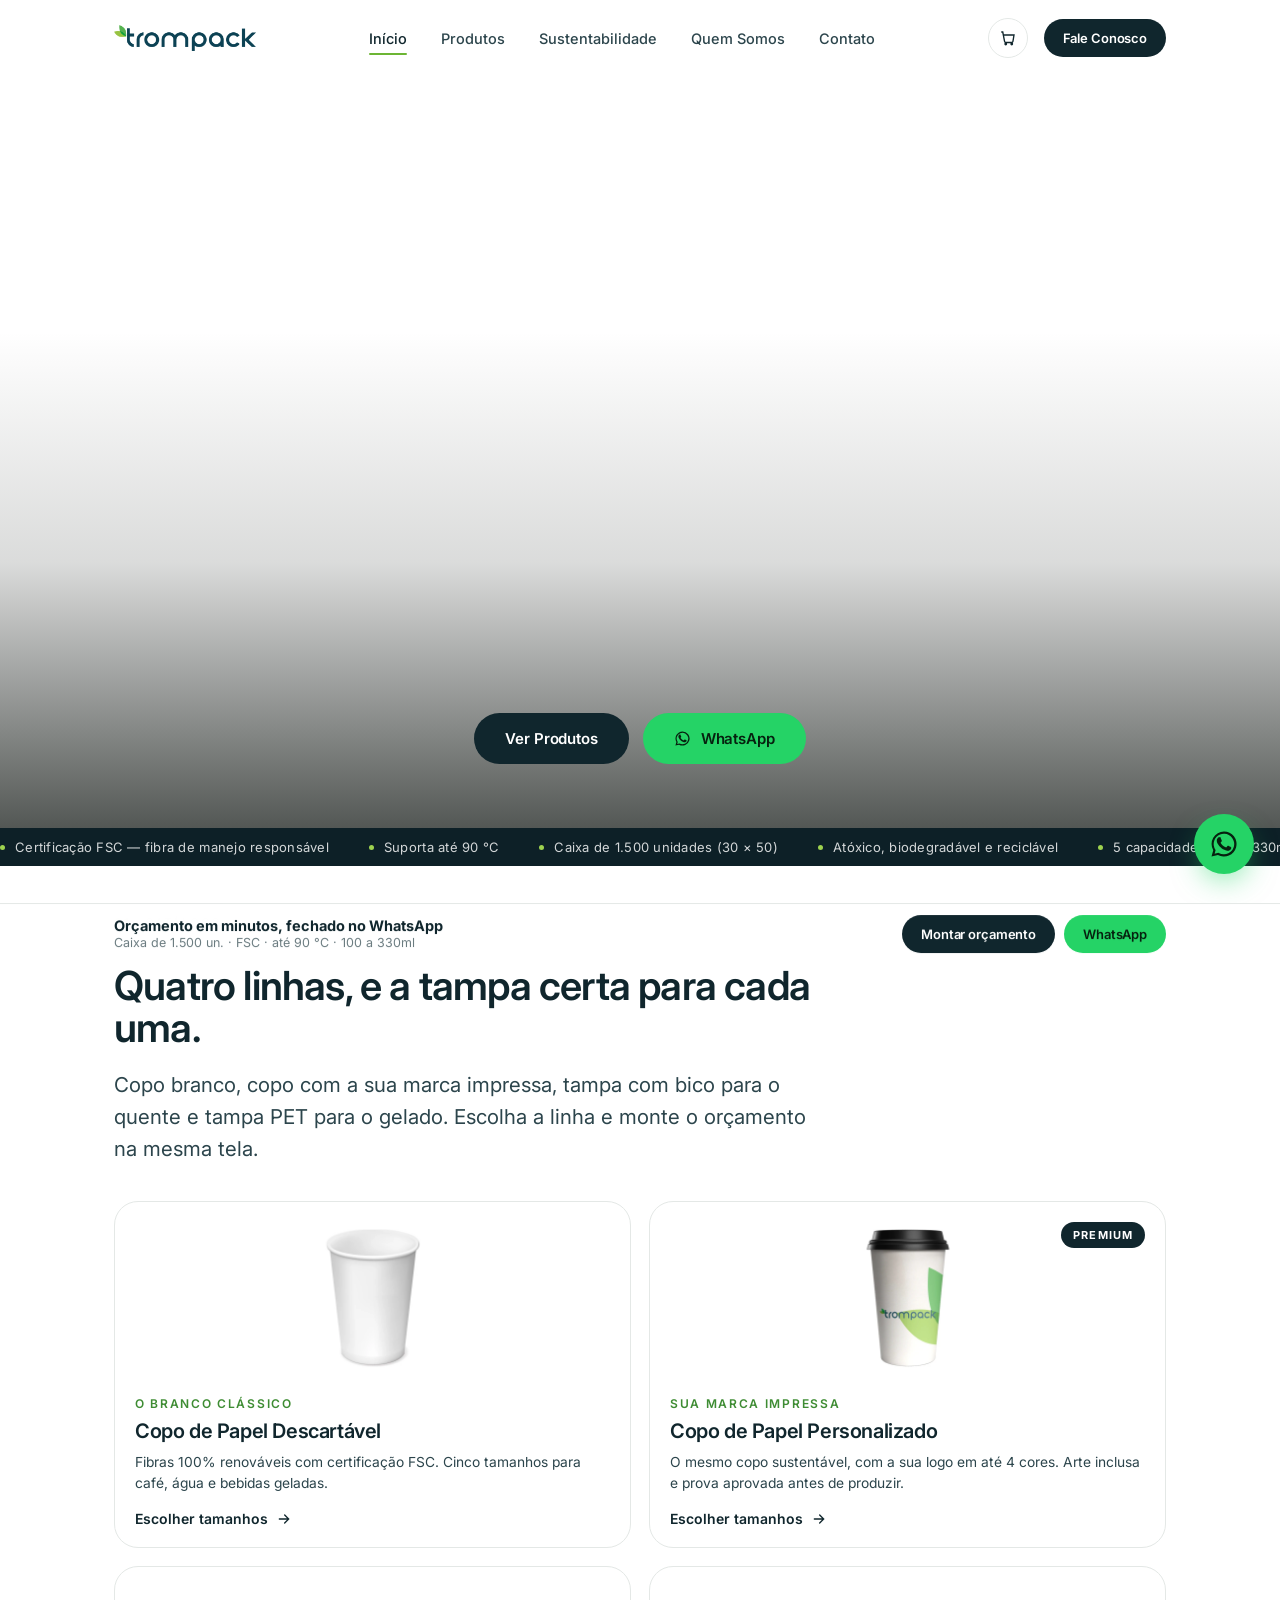
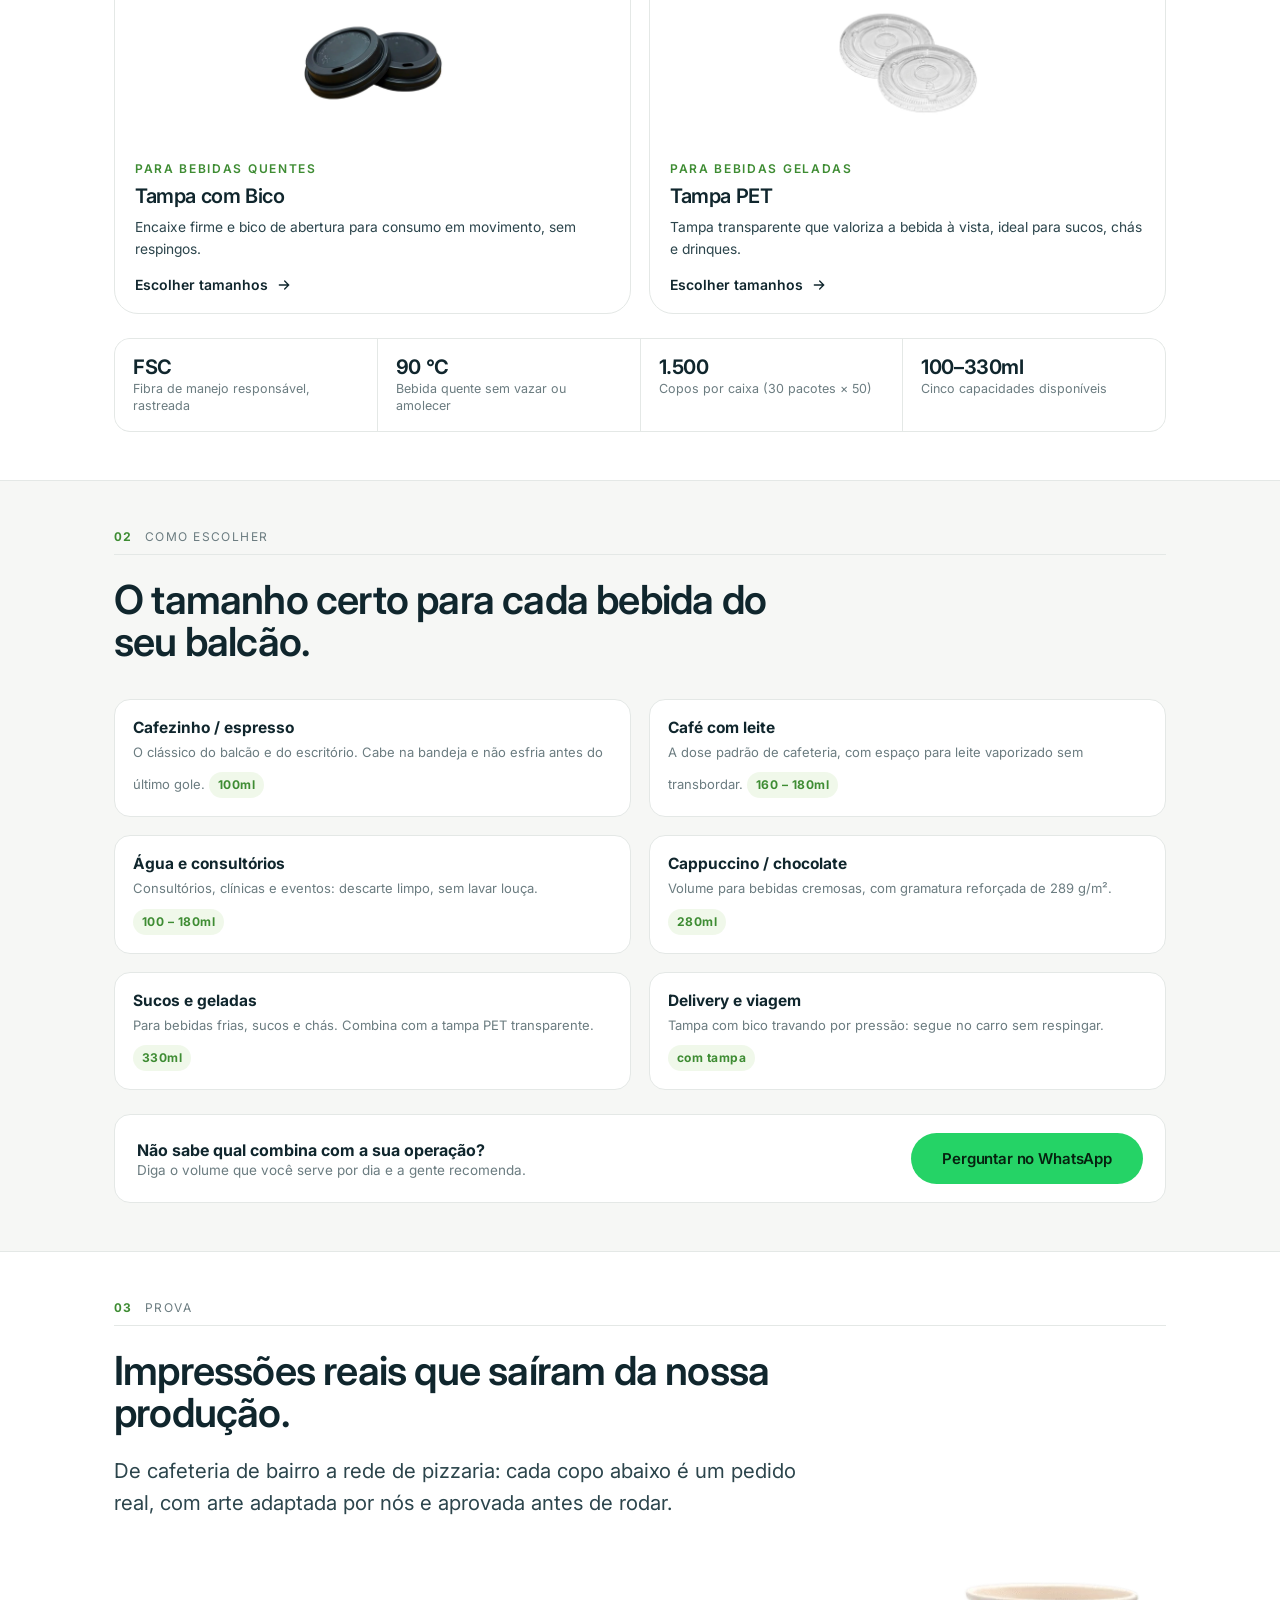
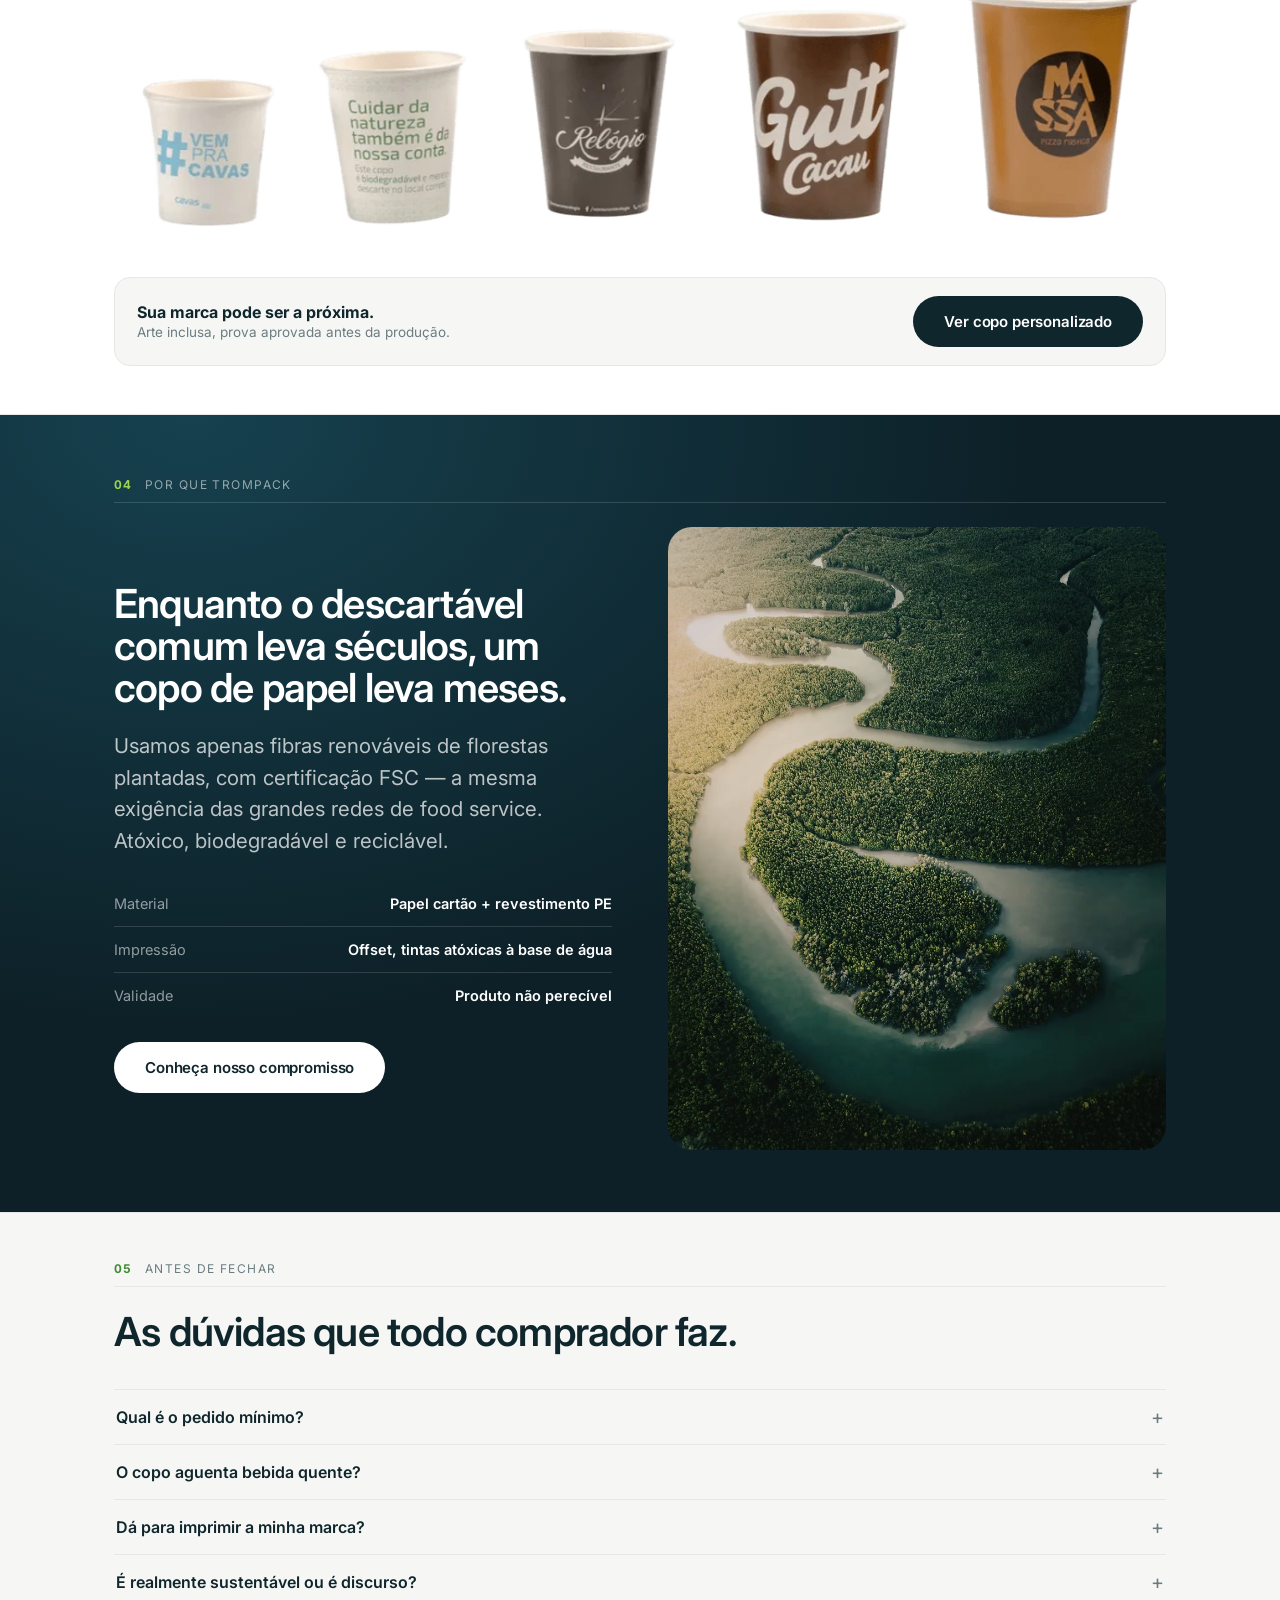
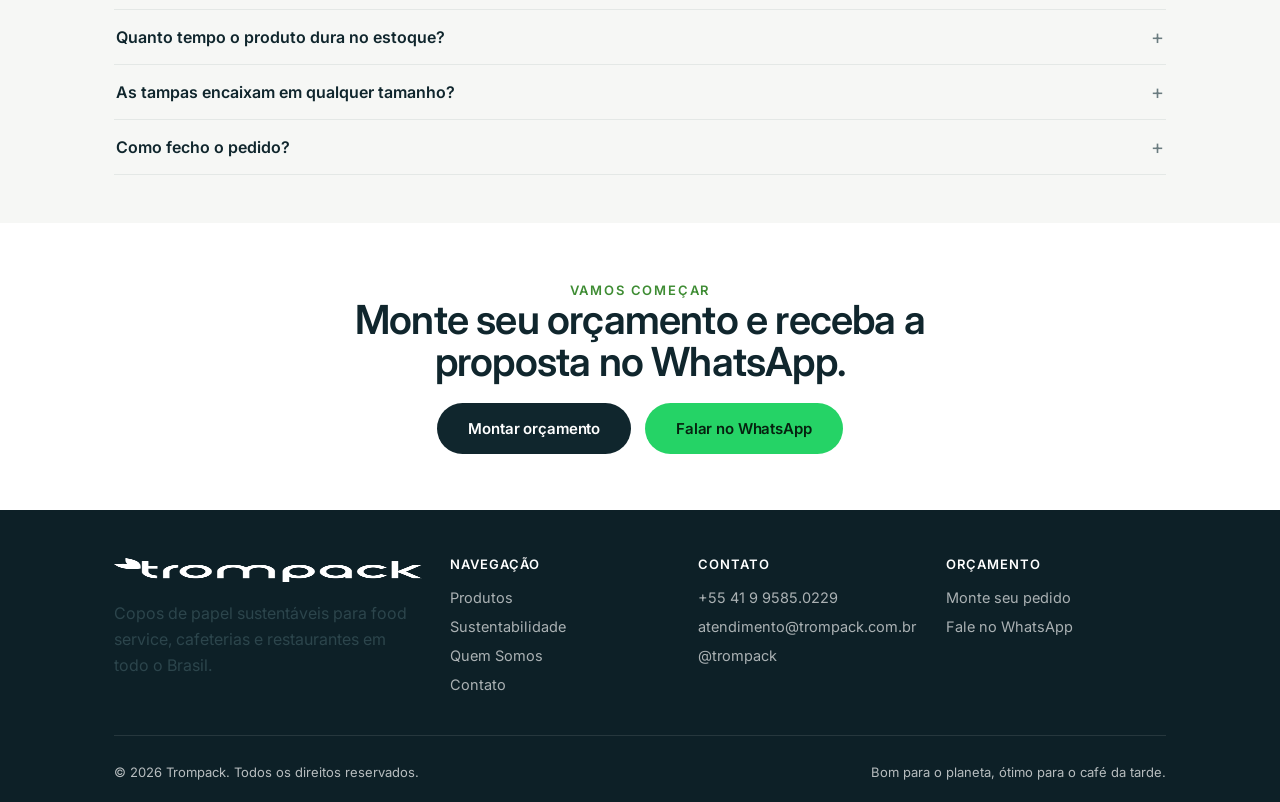
<file: index.html>
<!DOCTYPE html>
<html lang="pt-BR">
<head>
<meta charset="UTF-8">
<meta name="viewport" content="width=device-width, initial-scale=1.0">
<title>Trompack — Copos de Papel Sustentáveis</title>
<meta name="description" content="Copos de papel e tampas sustentáveis para food service, cafeterias e restaurantes. 100% fibras renováveis, certificação FSC.">
<link rel="icon" href="data:image/svg+xml,%3Csvg xmlns='http://www.w3.org/2000/svg' viewBox='0 0 100 100'%3E%3Ccircle cx='50' cy='50' r='48' fill='%236cb534'/%3E%3Cpath d='M50 20 Q70 30 65 55 Q40 60 35 40 Q40 20 50 20Z' fill='%239ed24f'/%3E%3C/svg%3E">
<link rel="preconnect" href="https://fonts.googleapis.com">
<link rel="preconnect" href="https://fonts.gstatic.com" crossorigin>
<link href="https://fonts.googleapis.com/css2?family=Inter:wght@400..700&display=swap" rel="stylesheet">
<link rel="stylesheet" href="css/style.css?v=58">
</head>
<body>

<nav class="nav">
  <div class="container">
    <a href="index.html" class="nav-logo"><img src="img/logo.png" alt="Trompack" width="1024" height="188"></a>
    <div class="nav-links">
      <a href="index.html">Início</a>
      <a href="produtos.html">Produtos</a>
      <a href="sustentabilidade.html">Sustentabilidade</a>
      <a href="quem-somos.html">Quem Somos</a>
      <a href="contato.html">Contato</a>
    </div>
    <div class="nav-right">
      <a href="carrinho.html" class="cart-btn" aria-label="Orçamento">
        <svg viewBox="0 0 24 24" fill="none" stroke="currentColor" stroke-width="1.8"><path d="M3 4h2l2.4 12.4a2 2 0 0 0 2 1.6h7.2a2 2 0 0 0 2-1.6L20 8H6"/><circle cx="9" cy="20" r="1"/><circle cx="17" cy="20" r="1"/></svg>
        <span class="cart-badge">0</span>
      </a>
      <a href="contato.html" class="btn btn-primary btn-sm">Fale Conosco</a>
      <button class="nav-toggle" aria-label="Menu"><span></span><span></span><span></span></button>
    </div>
  </div>
</nav>

<div class="mobile-panel">
  <a href="index.html">Início</a>
  <a href="produtos.html">Produtos</a>
  <a href="sustentabilidade.html">Sustentabilidade</a>
  <a href="quem-somos.html">Quem Somos</a>
  <a href="contato.html">Contato</a>
  <a href="carrinho.html">Orçamento</a>
</div>



<header class="hero hero-video-bg">
  <video class="hero-bg-video" autoplay muted loop playsinline
         src="video/coposban.mp4" aria-hidden="true"></video>
  <div class="hero-bg-overlay" aria-hidden="true"></div>
  <div class="container hero-actions-wrap">
    <div class="hero-actions hero-actions-bottom" data-reveal style="--d:80ms">
      <a href="produtos.html" class="btn btn-primary">Ver Produtos</a>
      <a href="https://wa.me/5541995850229?text=Ol%C3%A1!%20Gostaria%20de%20falar%20sobre%20os%20produtos%20Trompack." target="_blank" class="btn btn-whatsapp">
        <svg width="17" height="17" viewBox="0 0 24 24" fill="currentColor"><path d="M17.5 14.4c-.3-.1-1.7-.9-2-1-.3-.1-.5-.1-.7.1s-.7 1-.9 1.1c-.2.1-.3.2-.6 0-.3-.1-1.2-.4-2.3-1.4-.9-.8-1.4-1.7-1.6-2-.2-.3 0-.5.1-.6.1-.1.3-.3.4-.5.1-.1.2-.3.3-.4.1-.2 0-.4 0-.5-.1-.1-.7-1.6-.9-2.2-.2-.6-.5-.5-.7-.5h-.6c-.2 0-.5.1-.8.4-.3.3-1 1-1 2.4s1 2.8 1.2 3c.1.2 2 3.1 4.9 4.3.7.3 1.2.5 1.6.6.7.2 1.3.2 1.8.1.5-.1 1.7-.7 1.9-1.3.2-.6.2-1.2.2-1.3-.1-.1-.3-.2-.6-.3z"/><path d="M12 2a10 10 0 0 0-8.6 15L2 22l5.1-1.3A10 10 0 1 0 12 2zm0 18.2a8.2 8.2 0 0 1-4.2-1.1l-.3-.2-3 .8.8-2.9-.2-.3A8.2 8.2 0 1 1 12 20.2z"/></svg>
        WhatsApp
      </a>
    </div>
  </div>
</header>

<div class="fact-bar">
  <div class="fact-bar-track" id="factTrack"></div>
</div>

<!-- 01 · what we sell ------------------------------------------------ -->
<section class="section-tight">
  <div class="container">
    <div class="sec-label"><span>01</span><span>Catálogo</span></div>
    <div class="section-head" data-reveal>
      <h2 class="h2">Quatro linhas, e a tampa certa para cada uma.</h2>
      <p class="lede">Copo branco, copo com a sua marca impressa, tampa com bico para o quente e tampa PET para o gelado. Escolha a linha e monte o orçamento na mesma tela.</p>
    </div>
    <div class="line-grid" id="homeLines" data-reveal-group></div>
    <div class="trust-strip" data-reveal style="margin-top:var(--s-4);">
      <div><b>FSC</b><span>Fibra de manejo responsável, rastreada</span></div>
      <div><b>90&nbsp;°C</b><span>Bebida quente sem vazar ou amolecer</span></div>
      <div><b>1.500</b><span>Copos por caixa (30 pacotes × 50)</span></div>
      <div><b>100–330ml</b><span>Cinco capacidades disponíveis</span></div>
    </div>
  </div>
</section>

<!-- 02 · how to choose ----------------------------------------------- -->
<section class="section-tight bg-alt">
  <div class="container">
    <div class="sec-label"><span>02</span><span>Como escolher</span></div>
    <div class="section-head" data-reveal>
      <h2 class="h2">O tamanho certo para cada bebida do seu balcão.</h2>
    </div>
    <div class="use-grid" id="homeUses" data-reveal></div>
    <div class="cta-row" data-reveal style="margin-top:var(--s-4); background:#fff;">
      <div>
        <b>Não sabe qual combina com a sua operação?</b>
        <span>Diga o volume que você serve por dia e a gente recomenda.</span>
      </div>
      <a href="https://wa.me/5541995850229?text=Ol%C3%A1!%20Quero%20ajuda%20para%20escolher%20o%20tamanho%20do%20copo." target="_blank" class="btn btn-whatsapp">Perguntar no WhatsApp</a>
    </div>
  </div>
</section>

<!-- 03 · proof ------------------------------------------------------- -->
<section class="section-tight">
  <div class="container">
    <div class="sec-label"><span>03</span><span>Prova</span></div>
    <div class="section-head" data-reveal>
      <h2 class="h2">Impressões reais que saíram da nossa produção.</h2>
      <p class="lede">De cafeteria de bairro a rede de pizzaria: cada copo abaixo é um pedido real, com arte adaptada por nós e aprovada antes de rodar.</p>
    </div>
    <div class="photo-band" data-reveal="scale">
      <img src="img/site/lineup-cups-1800.webp"
           srcset="img/site/lineup-cups-1200.webp 1200w, img/site/lineup-cups-1800.webp 1800w"
           sizes="(max-width: 1180px) 100vw, 1180px"
           alt="Copos de papel Trompack com impressões personalizadas de clientes reais, em cinco tamanhos"
           width="1800" height="510" loading="lazy" decoding="async">
    </div>
    <div class="cta-row" data-reveal style="margin-top:var(--s-4);">
      <div>
        <b>Sua marca pode ser a próxima.</b>
        <span>Arte inclusa, prova aprovada antes da produção.</span>
      </div>
      <a href="produto-personalizado.html" class="btn btn-primary">Ver copo personalizado</a>
    </div>
  </div>
</section>

<!-- 04 · why us + sustainability, as one dark block ------------------- -->
<section class="section bg-deep">
  <div class="container">
    <div class="sec-label"><span>04</span><span>Por que Trompack</span></div>
    <div class="photo-split" style="align-items:center;">
      <div data-reveal>
        <h2 class="h2" style="margin-bottom:var(--s-3);">Enquanto o descartável comum leva séculos, um copo de papel leva meses.</h2>
        <p class="lede" style="margin-bottom:var(--s-4);">Usamos apenas fibras renováveis de florestas plantadas, com certificação FSC — a mesma exigência das grandes redes de food service. Atóxico, biodegradável e reciclável.</p>
        <div class="spec-list" style="margin:0 0 var(--s-4);">
          <div><span>Material</span><span>Papel cartão + revestimento PE</span></div>
          <div><span>Impressão</span><span>Offset, tintas atóxicas à base de água</span></div>
          <div><span>Validade</span><span>Produto não perecível</span></div>
        </div>
        <a href="sustentabilidade.html" class="btn btn-light">Conheça nosso compromisso</a>
      </div>
      <div class="photo-split-media" data-reveal="scale" style="--d:100ms">
        <img src="img/site/nature-1400.webp"
             srcset="img/site/nature-900.webp 900w, img/site/nature-1400.webp 1400w"
             sizes="(max-width: 900px) 100vw, 560px"
             alt="Vista aérea de floresta e rio preservados"
             width="1400" height="1751" loading="lazy" decoding="async">
      </div>
    </div>
  </div>
</section>

<!-- 05 · objections -------------------------------------------------- -->
<section class="section-tight bg-alt">
  <div class="container">
    <div class="sec-label"><span>05</span><span>Antes de fechar</span></div>
    <div class="section-head" data-reveal>
      <h2 class="h2">As dúvidas que todo comprador faz.</h2>
    </div>
    <div class="faq" id="homeFaq" data-reveal></div>
  </div>
</section>

<!-- 06 · close ------------------------------------------------------- -->
<section class="cta-band">
  <div class="container">
    <span class="eyebrow" data-reveal>Vamos começar</span>
    <h2 class="h2" data-reveal style="--d:80ms">Monte seu orçamento e receba a proposta no WhatsApp.</h2>
    <div class="cta-actions" data-reveal style="--d:160ms">
      <a href="produtos.html" class="btn btn-primary">Montar orçamento</a>
      <a href="https://wa.me/5541995850229?text=Ol%C3%A1!%20Gostaria%20de%20um%20or%C3%A7amento%20de%20copos%20Trompack." target="_blank" class="btn btn-whatsapp">Falar no WhatsApp</a>
    </div>
  </div>
</section>

<footer class="footer">
  <div class="container">
    <div class="footer-top">
      <div class="footer-col footer-logo">
        <img src="img/logo.png" alt="Trompack" width="1024" height="188">
        <p>Copos de papel sustentáveis para food service, cafeterias e restaurantes em todo o Brasil.</p>
      </div>
      <div class="footer-col">
        <h4>Navegação</h4>
        <a href="produtos.html">Produtos</a>
        <a href="sustentabilidade.html">Sustentabilidade</a>
        <a href="quem-somos.html">Quem Somos</a>
        <a href="contato.html">Contato</a>
      </div>
      <div class="footer-col">
        <h4>Contato</h4>
        <span>+55 41 9 9585.0229</span>
        <span>atendimento@trompack.com.br</span>
        <a href="https://instagram.com/trompack" target="_blank">@trompack</a>
      </div>
      <div class="footer-col">
        <h4>Orçamento</h4>
        <a href="produtos.html">Monte seu pedido</a>
        <a href="https://wa.me/5541995850229" target="_blank">Fale no WhatsApp</a>
      </div>
    </div>
    <div class="footer-bottom">
      <span>© 2026 Trompack. Todos os direitos reservados.</span>
      <span>Bom para o planeta, ótimo para o café da tarde.</span>
    </div>
  </div>
</footer>

<div class="action-bar" id="actionBar">
  <div class="container">
    <div class="action-bar-copy">
      <b>Orçamento em minutos, fechado no WhatsApp</b>
      <span>Caixa de 1.500 un. · FSC · até 90 °C · 100 a 330ml</span>
    </div>
    <div class="action-bar-actions">
      <a href="produtos.html" class="btn btn-primary btn-sm">Montar orçamento</a>
      <a href="https://wa.me/5541995850229?text=Ol%C3%A1!%20Quero%20um%20or%C3%A7amento%20de%20copos%20Trompack." target="_blank" class="btn btn-whatsapp btn-sm">WhatsApp</a>
    </div>
  </div>
</div>

<a class="wa-fab" href="https://wa.me/5541995850229?text=Ol%C3%A1!%20Gostaria%20de%20falar%20sobre%20os%20produtos%20Trompack." target="_blank" aria-label="Fale no WhatsApp">
  <svg viewBox="0 0 24 24" fill="#06210f"><path d="M17.5 14.4c-.3-.1-1.7-.9-2-1-.3-.1-.5-.1-.7.1s-.7 1-.9 1.1c-.2.1-.3.2-.6 0-.3-.1-1.2-.4-2.3-1.4-.9-.8-1.4-1.7-1.6-2-.2-.3 0-.5.1-.6.1-.1.3-.3.4-.5.1-.1.2-.3.3-.4.1-.2 0-.4 0-.5-.1-.1-.7-1.6-.9-2.2-.2-.6-.5-.5-.7-.5h-.6c-.2 0-.5.1-.8.4-.3.3-1 1-1 2.4s1 2.8 1.2 3c.1.2 2 3.1 4.9 4.3.7.3 1.2.5 1.6.6.7.2 1.3.2 1.8.1.5-.1 1.7-.7 1.9-1.3.2-.6.2-1.2.2-1.3-.1-.1-.3-.2-.6-.3z"/><path d="M12 2a10 10 0 0 0-8.6 15L2 22l5.1-1.3A10 10 0 1 0 12 2zm0 18.2a8.2 8.2 0 0 1-4.2-1.1l-.3-.2-3 .8.8-2.9-.2-.3A8.2 8.2 0 1 1 12 20.2z"/></svg>
</a>

<script src="js/cart.js?v=58"></script>
<script>
  renderTicker(document.getElementById("factTrack"));
  renderLineGrid(document.getElementById("homeLines"));
  renderUseCases(document.getElementById("homeUses"));
  renderFaq(document.getElementById("homeFaq"));
</script>
<script src="js/main.js?v=58"></script>
</body>
</html>
</file>
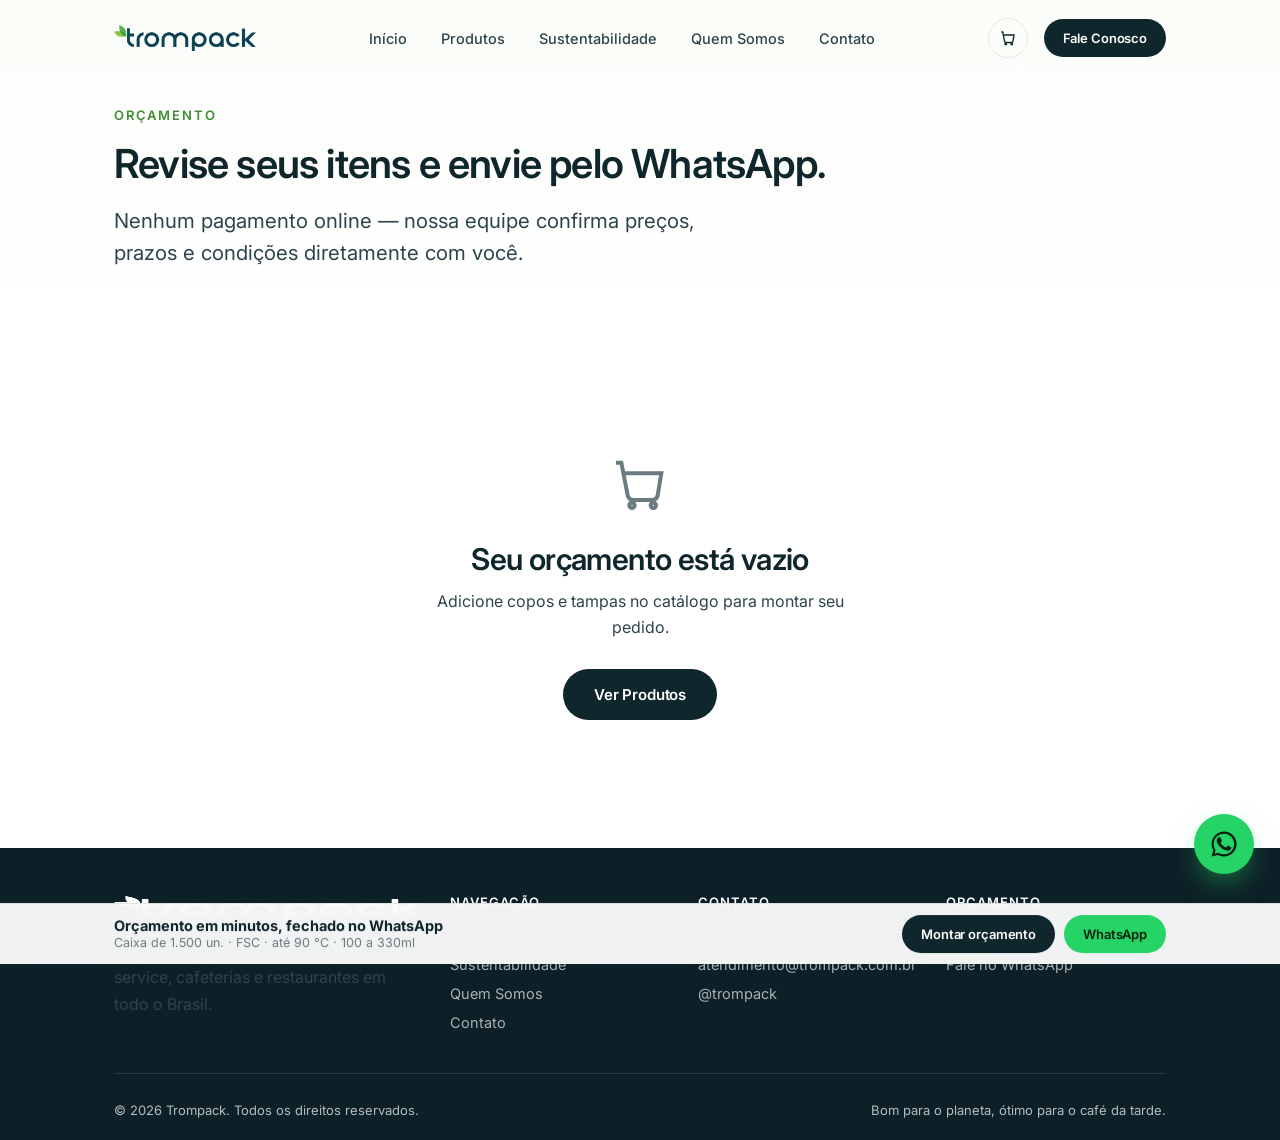
<file: carrinho.html>
<!DOCTYPE html>
<html lang="pt-BR">
<head>
<meta charset="UTF-8">
<meta name="viewport" content="width=device-width, initial-scale=1.0">
<title>Seu Orçamento — Trompack</title>
<meta name="description" content="Revise os itens do seu orçamento Trompack e envie diretamente pelo WhatsApp.">
<link rel="icon" href="data:image/svg+xml,%3Csvg xmlns='http://www.w3.org/2000/svg' viewBox='0 0 100 100'%3E%3Ccircle cx='50' cy='50' r='48' fill='%236cb534'/%3E%3Cpath d='M50 20 Q70 30 65 55 Q40 60 35 40 Q40 20 50 20Z' fill='%239ed24f'/%3E%3C/svg%3E">
<link rel="preconnect" href="https://fonts.googleapis.com">
<link rel="preconnect" href="https://fonts.gstatic.com" crossorigin>
<link href="https://fonts.googleapis.com/css2?family=Inter:wght@400..700&display=swap" rel="stylesheet">
<link rel="stylesheet" href="css/style.css?v=58">
</head>
<body>

<nav class="nav">
  <div class="container">
    <a href="index.html" class="nav-logo"><img src="img/logo.png" alt="Trompack" width="1024" height="188"></a>
    <div class="nav-links">
      <a href="index.html">Início</a>
      <a href="produtos.html">Produtos</a>
      <a href="sustentabilidade.html">Sustentabilidade</a>
      <a href="quem-somos.html">Quem Somos</a>
      <a href="contato.html">Contato</a>
    </div>
    <div class="nav-right">
      <a href="carrinho.html" class="cart-btn" aria-label="Orçamento">
        <svg viewBox="0 0 24 24" fill="none" stroke="currentColor" stroke-width="1.8"><path d="M3 4h2l2.4 12.4a2 2 0 0 0 2 1.6h7.2a2 2 0 0 0 2-1.6L20 8H6"/><circle cx="9" cy="20" r="1"/><circle cx="17" cy="20" r="1"/></svg>
        <span class="cart-badge">0</span>
      </a>
      <a href="contato.html" class="btn btn-primary btn-sm">Fale Conosco</a>
      <button class="nav-toggle" aria-label="Menu"><span></span><span></span><span></span></button>
    </div>
  </div>
</nav>

<div class="mobile-panel">
  <a href="index.html">Início</a>
  <a href="produtos.html">Produtos</a>
  <a href="sustentabilidade.html">Sustentabilidade</a>
  <a href="quem-somos.html">Quem Somos</a>
  <a href="contato.html">Contato</a>
  <a href="carrinho.html">Orçamento</a>
</div>

<header class="page-hero">
  <div class="container">
    <span class="eyebrow" data-reveal>Orçamento</span>
    <h1 class="h2" data-reveal style="--d:80ms">Revise seus itens e envie pelo WhatsApp.</h1>
    <p class="lede" data-reveal style="--d:160ms">Nenhum pagamento online — nossa equipe confirma preços, prazos e condições diretamente com você.</p>
  </div>
</header>

<section class="section-tight">
  <div class="container">
    <div class="cart-layout" id="cart-layout"></div>
  </div>
</section>

<footer class="footer">
  <div class="container">
    <div class="footer-top">
      <div class="footer-col footer-logo">
        <img src="img/logo.png" alt="Trompack" width="1024" height="188">
        <p>Copos de papel sustentáveis para food service, cafeterias e restaurantes em todo o Brasil.</p>
      </div>
      <div class="footer-col">
        <h4>Navegação</h4>
        <a href="produtos.html">Produtos</a>
        <a href="sustentabilidade.html">Sustentabilidade</a>
        <a href="quem-somos.html">Quem Somos</a>
        <a href="contato.html">Contato</a>
      </div>
      <div class="footer-col">
        <h4>Contato</h4>
        <span>+55 41 9 9585.0229</span>
        <span>atendimento@trompack.com.br</span>
        <a href="https://instagram.com/trompack" target="_blank">@trompack</a>
      </div>
      <div class="footer-col">
        <h4>Orçamento</h4>
        <a href="produtos.html">Monte seu pedido</a>
        <a href="https://wa.me/5541995850229" target="_blank">Fale no WhatsApp</a>
      </div>
    </div>
    <div class="footer-bottom">
      <span>© 2026 Trompack. Todos os direitos reservados.</span>
      <span>Bom para o planeta, ótimo para o café da tarde.</span>
    </div>
  </div>
</footer>

<div class="action-bar" id="actionBar">
  <div class="container">
    <div class="action-bar-copy">
      <b>Orçamento em minutos, fechado no WhatsApp</b>
      <span>Caixa de 1.500 un. · FSC · até 90 °C · 100 a 330ml</span>
    </div>
    <div class="action-bar-actions">
      <a href="produtos.html" class="btn btn-primary btn-sm">Montar orçamento</a>
      <a href="https://wa.me/5541995850229?text=Ol%C3%A1!%20Quero%20um%20or%C3%A7amento%20de%20copos%20Trompack." target="_blank" class="btn btn-whatsapp btn-sm">WhatsApp</a>
    </div>
  </div>
</div>

<a class="wa-fab" href="https://wa.me/5541995850229?text=Ol%C3%A1!%20Gostaria%20de%20falar%20sobre%20os%20produtos%20Trompack." target="_blank" aria-label="Fale no WhatsApp">
  <svg viewBox="0 0 24 24" fill="#06210f"><path d="M17.5 14.4c-.3-.1-1.7-.9-2-1-.3-.1-.5-.1-.7.1s-.7 1-.9 1.1c-.2.1-.3.2-.6 0-.3-.1-1.2-.4-2.3-1.4-.9-.8-1.4-1.7-1.6-2-.2-.3 0-.5.1-.6.1-.1.3-.3.4-.5.1-.1.2-.3.3-.4.1-.2 0-.4 0-.5-.1-.1-.7-1.6-.9-2.2-.2-.6-.5-.5-.7-.5h-.6c-.2 0-.5.1-.8.4-.3.3-1 1-1 2.4s1 2.8 1.2 3c.1.2 2 3.1 4.9 4.3.7.3 1.2.5 1.6.6.7.2 1.3.2 1.8.1.5-.1 1.7-.7 1.9-1.3.2-.6.2-1.2.2-1.3-.1-.1-.3-.2-.6-.3z"/><path d="M12 2a10 10 0 0 0-8.6 15L2 22l5.1-1.3A10 10 0 1 0 12 2zm0 18.2a8.2 8.2 0 0 1-4.2-1.1l-.3-.2-3 .8.8-2.9-.2-.3A8.2 8.2 0 1 1 12 20.2z"/></svg>
</a>

<script src="js/cart.js?v=58"></script>
<script>
  (function () {
    "use strict";
    const layout = document.getElementById("cart-layout");

    function render() {
      const items = cartItems();

      if (!items.length) {
        layout.innerHTML = `
          <div class="empty-cart" style="grid-column: 1 / -1;">
            <svg viewBox="0 0 24 24" fill="none" stroke="currentColor" stroke-width="1.5"><path d="M3 4h2l2.4 12.4a2 2 0 0 0 2 1.6h7.2a2 2 0 0 0 2-1.6L20 8H6"/><circle cx="9" cy="20" r="1"/><circle cx="17" cy="20" r="1"/></svg>
            <h3 class="h3">Seu orçamento está vazio</h3>
            <p style="max-width:420px;margin:12px auto 28px;">Adicione copos e tampas no catálogo para montar seu pedido.</p>
            <a href="produtos.html" class="btn btn-primary">Ver Produtos</a>
          </div>`;
        return;
      }

      const totalUnits = items.reduce((s, i) => s + i.qty, 0);

      layout.innerHTML = `
        <div class="cart-list">
          ${items
            .map(
              ({ product, qty }) => `
            <div class="cart-item" data-row="${product.id}">
              <div class="cart-item-icon">${productSVG(product)}</div>
              <div>
                <div class="cart-item-name">${product.name}</div>
                <div class="cart-item-sub">${product.categoryLabel} · ${product.size}</div>
              </div>
              <div class="qty-control">
                <button type="button" data-action="dec" data-id="${product.id}">–</button>
                <input type="number" min="1" value="${qty}" data-qty="${product.id}" />
                <button type="button" data-action="inc" data-id="${product.id}">+</button>
              </div>
              <button type="button" class="remove-btn" data-remove="${product.id}" aria-label="Remover">
                <svg width="14" height="14" viewBox="0 0 24 24" fill="none" stroke="currentColor" stroke-width="2" stroke-linecap="round"><path d="M18 6L6 18M6 6l12 12"/></svg>
              </button>
            </div>`
            )
            .join("")}
        </div>

        <div class="summary-card">
          <h3 class="h3">Finalizar orçamento</h3>
          <div class="summary-row"><span>Itens</span><span>${items.length}</span></div>
          <div class="summary-row"><span>Unidades totais</span><span>${totalUnits}</span></div>

          <div style="margin-top:22px;">
            <div class="form-field"><label>Nome *</label><input type="text" id="lead-name" placeholder="Seu nome"></div>
            <div class="form-field"><label>Empresa</label><input type="text" id="lead-company" placeholder="Nome da empresa"></div>
            <div class="form-field"><label>Telefone</label><input type="text" id="lead-phone" placeholder="(41) 9 9999-9999"></div>
            <div class="form-field"><label>E-mail</label><input type="email" id="lead-email" placeholder="voce@empresa.com"></div>
            <div class="form-field"><label>Mensagem</label><textarea id="lead-message" placeholder="Prazo, personalização, frequência de compra..."></textarea></div>
          </div>

          <a href="#" id="send-whatsapp" class="btn btn-whatsapp" style="width:100%;margin-top:6px;">
            <svg width="17" height="17" viewBox="0 0 24 24" fill="currentColor"><path d="M17.5 14.4c-.3-.1-1.7-.9-2-1-.3-.1-.5-.1-.7.1s-.7 1-.9 1.1c-.2.1-.3.2-.6 0-.3-.1-1.2-.4-2.3-1.4-.9-.8-1.4-1.7-1.6-2-.2-.3 0-.5.1-.6.1-.1.3-.3.4-.5.1-.1.2-.3.3-.4.1-.2 0-.4 0-.5-.1-.1-.7-1.6-.9-2.2-.2-.6-.5-.5-.7-.5h-.6c-.2 0-.5.1-.8.4-.3.3-1 1-1 2.4s1 2.8 1.2 3c.1.2 2 3.1 4.9 4.3.7.3 1.2.5 1.6.6.7.2 1.3.2 1.8.1.5-.1 1.7-.7 1.9-1.3.2-.6.2-1.2.2-1.3-.1-.1-.3-.2-.6-.3z"/><path d="M12 2a10 10 0 0 0-8.6 15L2 22l5.1-1.3A10 10 0 1 0 12 2zm0 18.2a8.2 8.2 0 0 1-4.2-1.1l-.3-.2-3 .8.8-2.9-.2-.3A8.2 8.2 0 1 1 12 20.2z"/></svg>
            Enviar orçamento pelo WhatsApp
          </a>
          <p id="lead-error" style="color:#c0392b;font-size:12.5px;margin-top:10px;display:none;">Preencha seu nome para continuar.</p>
        </div>`;

      layout.querySelectorAll("[data-action]").forEach((btn) => {
        btn.addEventListener("click", () => {
          const id = btn.dataset.id;
          const input = layout.querySelector(`[data-qty="${id}"]`);
          let val = parseInt(input.value, 10) || 1;
          val = btn.dataset.action === "inc" ? val + 1 : Math.max(1, val - 1);
          setQty(id, val);
          render();
        });
      });

      layout.querySelectorAll("[data-qty]").forEach((input) => {
        input.addEventListener("change", () => {
          const val = Math.max(1, parseInt(input.value, 10) || 1);
          setQty(input.dataset.qty, val);
          render();
        });
      });

      layout.querySelectorAll("[data-remove]").forEach((btn) => {
        btn.addEventListener("click", () => {
          setQty(btn.dataset.remove, 0);
          render();
        });
      });

      document.getElementById("send-whatsapp").addEventListener("click", (e) => {
        e.preventDefault();
        const name = document.getElementById("lead-name").value.trim();
        const errorEl = document.getElementById("lead-error");
        if (!name) {
          errorEl.style.display = "block";
          document.getElementById("lead-name").focus();
          return;
        }
        errorEl.style.display = "none";
        openWhatsAppWithCart({
          name,
          company: document.getElementById("lead-company").value.trim(),
          phone: document.getElementById("lead-phone").value.trim(),
          email: document.getElementById("lead-email").value.trim(),
          message: document.getElementById("lead-message").value.trim(),
        });
      });
    }

    render();
  })();
</script>
<script src="js/main.js?v=58"></script>
</body>
</html>
</file>
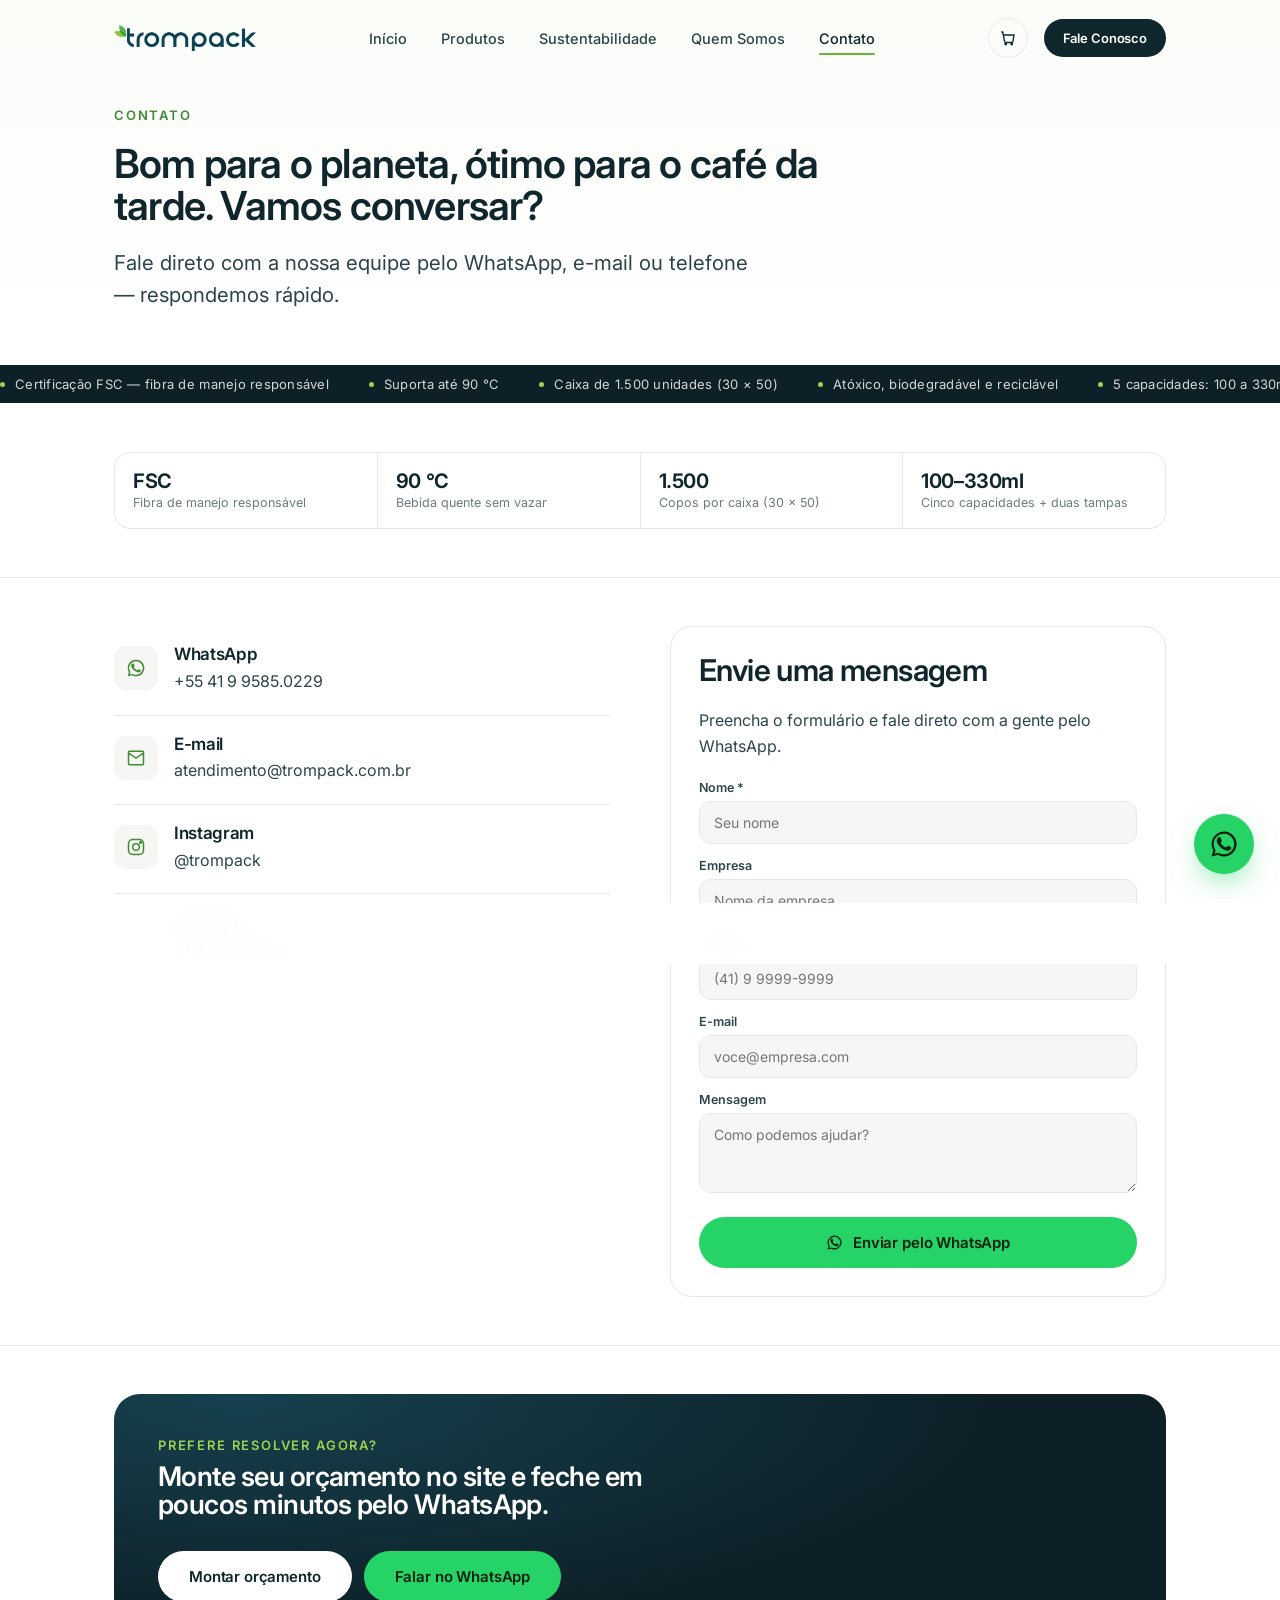
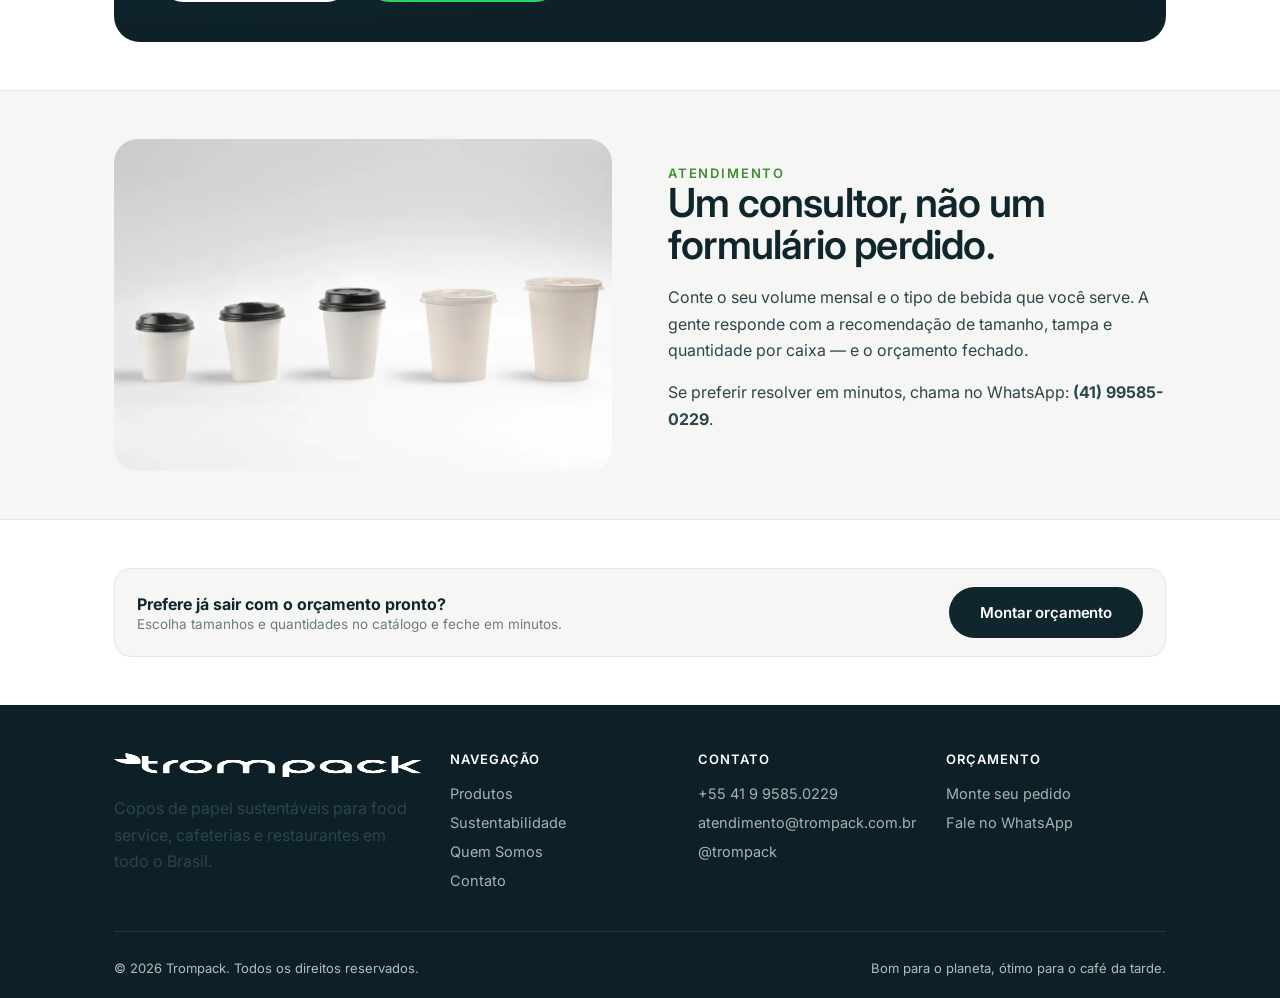
<file: contato.html>
<!DOCTYPE html>
<html lang="pt-BR">
<head>
<meta charset="UTF-8">
<meta name="viewport" content="width=device-width, initial-scale=1.0">
<title>Contato — Trompack</title>
<meta name="description" content="Fale com a Trompack pelo WhatsApp, e-mail ou telefone. Copos de papel sustentáveis para o seu negócio.">
<link rel="icon" href="data:image/svg+xml,%3Csvg xmlns='http://www.w3.org/2000/svg' viewBox='0 0 100 100'%3E%3Ccircle cx='50' cy='50' r='48' fill='%236cb534'/%3E%3Cpath d='M50 20 Q70 30 65 55 Q40 60 35 40 Q40 20 50 20Z' fill='%239ed24f'/%3E%3C/svg%3E">
<link rel="preconnect" href="https://fonts.googleapis.com">
<link rel="preconnect" href="https://fonts.gstatic.com" crossorigin>
<link href="https://fonts.googleapis.com/css2?family=Inter:wght@400..700&display=swap" rel="stylesheet">
<link rel="stylesheet" href="css/style.css?v=58">
</head>
<body>

<nav class="nav">
  <div class="container">
    <a href="index.html" class="nav-logo"><img src="img/logo.png" alt="Trompack" width="1024" height="188"></a>
    <div class="nav-links">
      <a href="index.html">Início</a>
      <a href="produtos.html">Produtos</a>
      <a href="sustentabilidade.html">Sustentabilidade</a>
      <a href="quem-somos.html">Quem Somos</a>
      <a href="contato.html">Contato</a>
    </div>
    <div class="nav-right">
      <a href="carrinho.html" class="cart-btn" aria-label="Orçamento">
        <svg viewBox="0 0 24 24" fill="none" stroke="currentColor" stroke-width="1.8"><path d="M3 4h2l2.4 12.4a2 2 0 0 0 2 1.6h7.2a2 2 0 0 0 2-1.6L20 8H6"/><circle cx="9" cy="20" r="1"/><circle cx="17" cy="20" r="1"/></svg>
        <span class="cart-badge">0</span>
      </a>
      <a href="contato.html" class="btn btn-primary btn-sm">Fale Conosco</a>
      <button class="nav-toggle" aria-label="Menu"><span></span><span></span><span></span></button>
    </div>
  </div>
</nav>

<div class="mobile-panel">
  <a href="index.html">Início</a>
  <a href="produtos.html">Produtos</a>
  <a href="sustentabilidade.html">Sustentabilidade</a>
  <a href="quem-somos.html">Quem Somos</a>
  <a href="contato.html">Contato</a>
  <a href="carrinho.html">Orçamento</a>
</div>

<header class="page-hero">
  <div class="container">
    <span class="eyebrow" data-reveal>Contato</span>
    <h1 class="h2" data-reveal style="--d:80ms">Bom para o planeta, ótimo para o café da tarde. Vamos conversar?</h1>
    <p class="lede" data-reveal style="--d:160ms">Fale direto com a nossa equipe pelo WhatsApp, e-mail ou telefone — respondemos rápido.</p>
  </div>
</header>

<div class="fact-bar">
  <div class="fact-bar-track" id="factTrack"></div>
</div>

<section class="section-tight">
  <div class="container">
    <div class="trust-strip" data-reveal>
      <div><b>FSC</b><span>Fibra de manejo responsável</span></div>
      <div><b>90&nbsp;°C</b><span>Bebida quente sem vazar</span></div>
      <div><b>1.500</b><span>Copos por caixa (30 × 50)</span></div>
      <div><b>100–330ml</b><span>Cinco capacidades + duas tampas</span></div>
    </div>
  </div>
</section>


<section class="section-tight">
  <div class="container">
    <div class="contact-grid">
      <div data-reveal>
        <div class="contact-info-item">
          <div class="contact-icon"><svg width="20" height="20" viewBox="0 0 24 24" fill="currentColor"><path d="M17.5 14.4c-.3-.1-1.7-.9-2-1-.3-.1-.5-.1-.7.1s-.7 1-.9 1.1c-.2.1-.3.2-.6 0-.3-.1-1.2-.4-2.3-1.4-.9-.8-1.4-1.7-1.6-2-.2-.3 0-.5.1-.6.1-.1.3-.3.4-.5.1-.1.2-.3.3-.4.1-.2 0-.4 0-.5-.1-.1-.7-1.6-.9-2.2-.2-.6-.5-.5-.7-.5h-.6c-.2 0-.5.1-.8.4-.3.3-1 1-1 2.4s1 2.8 1.2 3c.1.2 2 3.1 4.9 4.3.7.3 1.2.5 1.6.6.7.2 1.3.2 1.8.1.5-.1 1.7-.7 1.9-1.3.2-.6.2-1.2.2-1.3-.1-.1-.3-.2-.6-.3z"/><path d="M12 2a10 10 0 0 0-8.6 15L2 22l5.1-1.3A10 10 0 1 0 12 2zm0 18.2a8.2 8.2 0 0 1-4.2-1.1l-.3-.2-3 .8.8-2.9-.2-.3A8.2 8.2 0 1 1 12 20.2z"/></svg></div>
          <div>
            <h3 class="h3" style="font-size:17px;margin-bottom:4px;">WhatsApp</h3>
            <p style="margin:0;"><a href="https://wa.me/5541995850229" target="_blank">+55 41 9 9585.0229</a></p>
          </div>
        </div>
        <div class="contact-info-item">
          <div class="contact-icon"><svg width="20" height="20" viewBox="0 0 24 24" fill="none" stroke="currentColor" stroke-width="1.8"><path d="M3 6l9 6 9-6M4 4h16a1 1 0 0 1 1 1v14a1 1 0 0 1-1 1H4a1 1 0 0 1-1-1V5a1 1 0 0 1 1-1z"/></svg></div>
          <div>
            <h3 class="h3" style="font-size:17px;margin-bottom:4px;">E-mail</h3>
            <p style="margin:0;"><a href="mailto:atendimento@trompack.com.br">atendimento@trompack.com.br</a></p>
          </div>
        </div>
        <div class="contact-info-item">
          <div class="contact-icon"><svg width="20" height="20" viewBox="0 0 24 24" fill="none" stroke="currentColor" stroke-width="1.8"><rect x="3" y="3" width="18" height="18" rx="5"/><circle cx="12" cy="12" r="4"/><circle cx="17.5" cy="6.5" r="1"/></svg></div>
          <div>
            <h3 class="h3" style="font-size:17px;margin-bottom:4px;">Instagram</h3>
            <p style="margin:0;"><a href="https://instagram.com/trompack" target="_blank">@trompack</a></p>
          </div>
        </div>
        <div class="contact-info-item">
          <div class="contact-icon"><svg width="20" height="20" viewBox="0 0 24 24" fill="none" stroke="currentColor" stroke-width="1.8"><path d="M22 16.9v3a2 2 0 0 1-2.2 2 19.8 19.8 0 0 1-8.6-3.1 19.5 19.5 0 0 1-6-6 19.8 19.8 0 0 1-3.1-8.7A2 2 0 0 1 4.1 2h3a2 2 0 0 1 2 1.7c.1.9.3 1.8.6 2.7a2 2 0 0 1-.5 2.1L8 9.6a16 16 0 0 0 6 6l1.1-1.2a2 2 0 0 1 2.1-.5c.9.3 1.8.5 2.7.6a2 2 0 0 1 1.1 2.4z"/></svg></div>
          <div>
            <h3 class="h3" style="font-size:17px;margin-bottom:4px;">Telefone</h3>
            <p style="margin:0;">41 9 9585.0229</p>
          </div>
        </div>
      </div>

      <div data-reveal="scale" style="--d:100ms">
        <div class="summary-card" style="position:static;">
          <h3 class="h3">Envie uma mensagem</h3>
          <p style="margin-bottom:20px;">Preencha o formulário e fale direto com a gente pelo WhatsApp.</p>

          <div class="form-field"><label>Nome *</label><input type="text" id="c-name" placeholder="Seu nome"></div>
          <div class="form-field"><label>Empresa</label><input type="text" id="c-company" placeholder="Nome da empresa"></div>
          <div class="form-field"><label>Telefone</label><input type="text" id="c-phone" placeholder="(41) 9 9999-9999"></div>
          <div class="form-field"><label>E-mail</label><input type="email" id="c-email" placeholder="voce@empresa.com"></div>
          <div class="form-field"><label>Mensagem</label><textarea id="c-message" placeholder="Como podemos ajudar?"></textarea></div>

          <a href="#" id="send-contact" class="btn btn-whatsapp" style="width:100%;margin-top:6px;">
            <svg width="17" height="17" viewBox="0 0 24 24" fill="currentColor"><path d="M17.5 14.4c-.3-.1-1.7-.9-2-1-.3-.1-.5-.1-.7.1s-.7 1-.9 1.1c-.2.1-.3.2-.6 0-.3-.1-1.2-.4-2.3-1.4-.9-.8-1.4-1.7-1.6-2-.2-.3 0-.5.1-.6.1-.1.3-.3.4-.5.1-.1.2-.3.3-.4.1-.2 0-.4 0-.5-.1-.1-.7-1.6-.9-2.2-.2-.6-.5-.5-.7-.5h-.6c-.2 0-.5.1-.8.4-.3.3-1 1-1 2.4s1 2.8 1.2 3c.1.2 2 3.1 4.9 4.3.7.3 1.2.5 1.6.6.7.2 1.3.2 1.8.1.5-.1 1.7-.7 1.9-1.3.2-.6.2-1.2.2-1.3-.1-.1-.3-.2-.6-.3z"/><path d="M12 2a10 10 0 0 0-8.6 15L2 22l5.1-1.3A10 10 0 1 0 12 2zm0 18.2a8.2 8.2 0 0 1-4.2-1.1l-.3-.2-3 .8.8-2.9-.2-.3A8.2 8.2 0 1 1 12 20.2z"/></svg>
            Enviar pelo WhatsApp
          </a>
          <p id="c-error" style="color:#c0392b;font-size:12.5px;margin-top:10px;display:none;">Preencha seu nome para continuar.</p>
        </div>
      </div>
    </div>
  </div>
</section>

<section class="section-tight">
  <div class="container">
    <div class="cta-strip" data-reveal>
      <div>
        <span class="eyebrow">Prefere resolver agora?</span>
        <h3>Monte seu orçamento no site e feche em poucos minutos pelo WhatsApp.</h3>
      </div>
      <div class="cta-strip-actions">
        <a href="produtos.html" class="btn btn-light">Montar orçamento</a>
        <a href="https://wa.me/5541995850229?text=Ol%C3%A1!%20Gostaria%20de%20um%20or%C3%A7amento%20de%20copos%20Trompack." target="_blank" class="btn btn-whatsapp">Falar no WhatsApp</a>
      </div>
    </div>
  </div>
</section>


<section class="section-tight bg-alt">
  <div class="container">
    <div class="photo-split">
      <div class="photo-split-media" data-reveal="scale">
        <img src="img/site/lineup-1200.webp" alt="Linha completa de copos de papel Trompack com tampas"
             width="1200" height="800" loading="lazy" decoding="async">
      </div>
      <div data-reveal style="--d:100ms">
        <span class="eyebrow">Atendimento</span>
        <h2 class="h2" style="margin-bottom:18px;">Um consultor, não um formulário perdido.</h2>
        <p>Conte o seu volume mensal e o tipo de bebida que você serve. A gente responde com a recomendação de tamanho, tampa e quantidade por caixa — e o orçamento fechado.</p>
        <p>Se preferir resolver em minutos, chama no WhatsApp: <b>(41) 99585-0229</b>.</p>
      </div>
    </div>
  </div>
</section>

<section class="section-tight">
  <div class="container">
    <div class="cta-row" data-reveal>
      <div>
        <b>Prefere já sair com o orçamento pronto?</b>
        <span>Escolha tamanhos e quantidades no catálogo e feche em minutos.</span>
      </div>
      <a href="produtos.html" class="btn btn-primary">Montar orçamento</a>
    </div>
  </div>
</section>

<footer class="footer">
  <div class="container">
    <div class="footer-top">
      <div class="footer-col footer-logo">
        <img src="img/logo.png" alt="Trompack" width="1024" height="188">
        <p>Copos de papel sustentáveis para food service, cafeterias e restaurantes em todo o Brasil.</p>
      </div>
      <div class="footer-col">
        <h4>Navegação</h4>
        <a href="produtos.html">Produtos</a>
        <a href="sustentabilidade.html">Sustentabilidade</a>
        <a href="quem-somos.html">Quem Somos</a>
        <a href="contato.html">Contato</a>
      </div>
      <div class="footer-col">
        <h4>Contato</h4>
        <span>+55 41 9 9585.0229</span>
        <span>atendimento@trompack.com.br</span>
        <a href="https://instagram.com/trompack" target="_blank">@trompack</a>
      </div>
      <div class="footer-col">
        <h4>Orçamento</h4>
        <a href="produtos.html">Monte seu pedido</a>
        <a href="https://wa.me/5541995850229" target="_blank">Fale no WhatsApp</a>
      </div>
    </div>
    <div class="footer-bottom">
      <span>© 2026 Trompack. Todos os direitos reservados.</span>
      <span>Bom para o planeta, ótimo para o café da tarde.</span>
    </div>
  </div>
</footer>

<div class="action-bar" id="actionBar">
  <div class="container">
    <div class="action-bar-copy">
      <b>Orçamento em minutos, fechado no WhatsApp</b>
      <span>Caixa de 1.500 un. · FSC · até 90 °C · 100 a 330ml</span>
    </div>
    <div class="action-bar-actions">
      <a href="produtos.html" class="btn btn-primary btn-sm">Montar orçamento</a>
      <a href="https://wa.me/5541995850229?text=Ol%C3%A1!%20Quero%20um%20or%C3%A7amento%20de%20copos%20Trompack." target="_blank" class="btn btn-whatsapp btn-sm">WhatsApp</a>
    </div>
  </div>
</div>

<a class="wa-fab" href="https://wa.me/5541995850229?text=Ol%C3%A1!%20Gostaria%20de%20falar%20sobre%20os%20produtos%20Trompack." target="_blank" aria-label="Fale no WhatsApp">
  <svg viewBox="0 0 24 24" fill="#06210f"><path d="M17.5 14.4c-.3-.1-1.7-.9-2-1-.3-.1-.5-.1-.7.1s-.7 1-.9 1.1c-.2.1-.3.2-.6 0-.3-.1-1.2-.4-2.3-1.4-.9-.8-1.4-1.7-1.6-2-.2-.3 0-.5.1-.6.1-.1.3-.3.4-.5.1-.1.2-.3.3-.4.1-.2 0-.4 0-.5-.1-.1-.7-1.6-.9-2.2-.2-.6-.5-.5-.7-.5h-.6c-.2 0-.5.1-.8.4-.3.3-1 1-1 2.4s1 2.8 1.2 3c.1.2 2 3.1 4.9 4.3.7.3 1.2.5 1.6.6.7.2 1.3.2 1.8.1.5-.1 1.7-.7 1.9-1.3.2-.6.2-1.2.2-1.3-.1-.1-.3-.2-.6-.3z"/><path d="M12 2a10 10 0 0 0-8.6 15L2 22l5.1-1.3A10 10 0 1 0 12 2zm0 18.2a8.2 8.2 0 0 1-4.2-1.1l-.3-.2-3 .8.8-2.9-.2-.3A8.2 8.2 0 1 1 12 20.2z"/></svg>
</a>

<script src="js/cart.js?v=58"></script>
<script>
  (function () {
    "use strict";
    document.getElementById("send-contact").addEventListener("click", (e) => {
      e.preventDefault();
      const name = document.getElementById("c-name").value.trim();
      const errorEl = document.getElementById("c-error");
      if (!name) {
        errorEl.style.display = "block";
        document.getElementById("c-name").focus();
        return;
      }
      errorEl.style.display = "none";
      const lead = {
        name,
        company: document.getElementById("c-company").value.trim(),
        phone: document.getElementById("c-phone").value.trim(),
        email: document.getElementById("c-email").value.trim(),
        message: document.getElementById("c-message").value.trim(),
      };
      window.open(whatsappLink(buildWhatsAppMessage(lead)), "_blank");
    });
  })();
</script>
<script>
  renderTicker(document.getElementById("factTrack"));
</script>
<script src="js/main.js?v=58"></script>
</body>
</html>
</file>
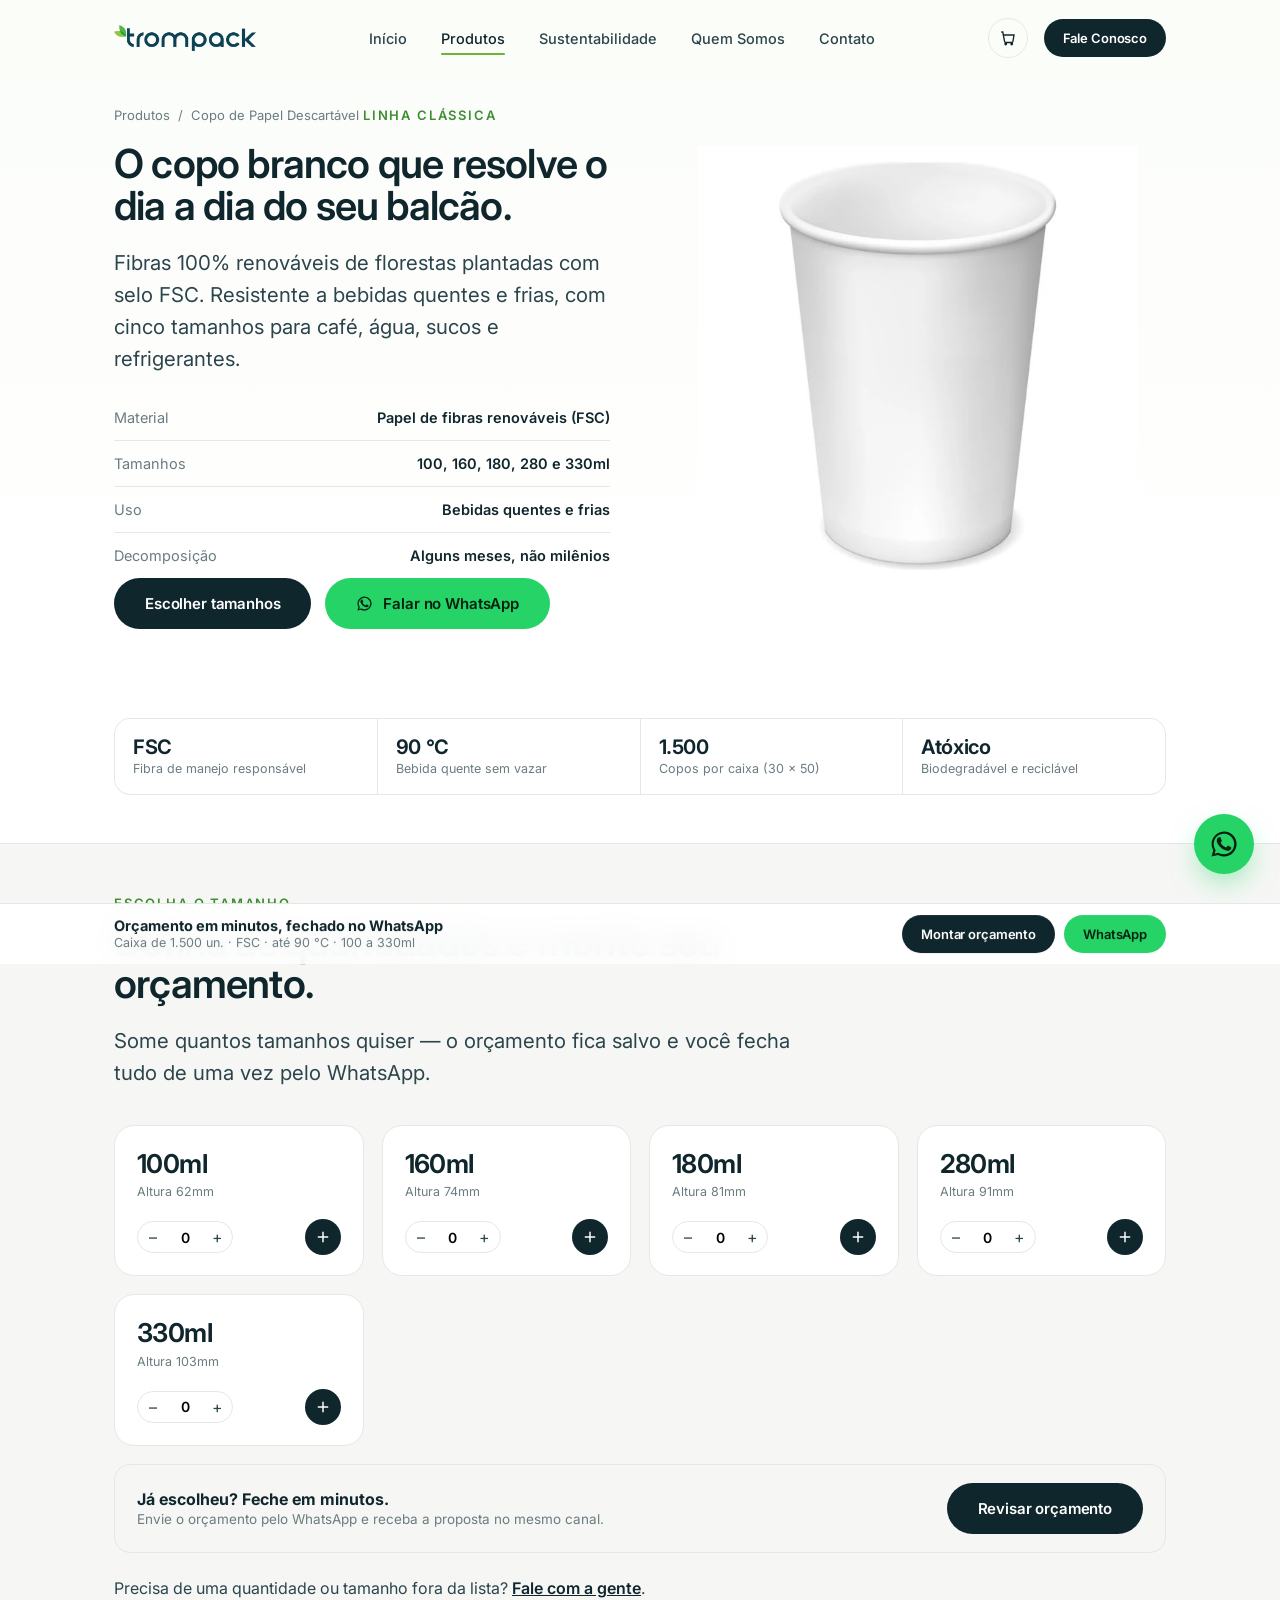
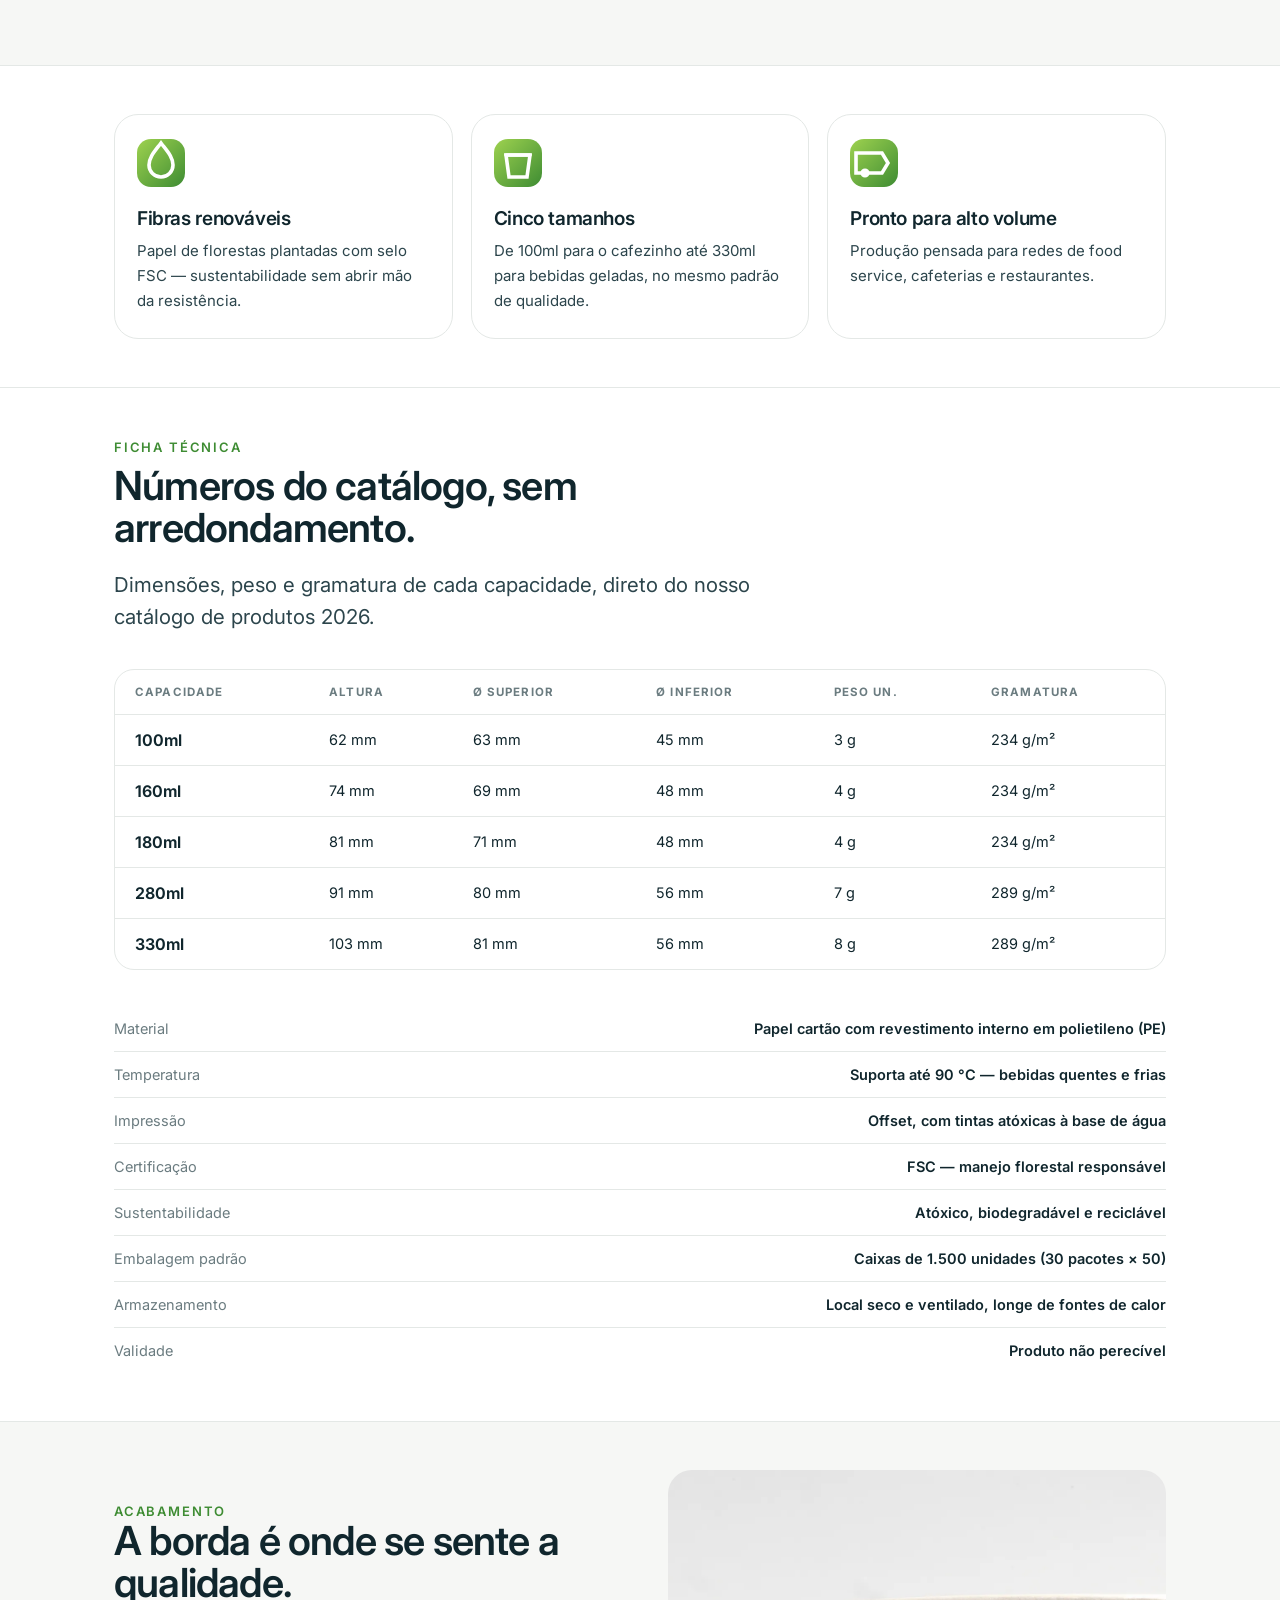
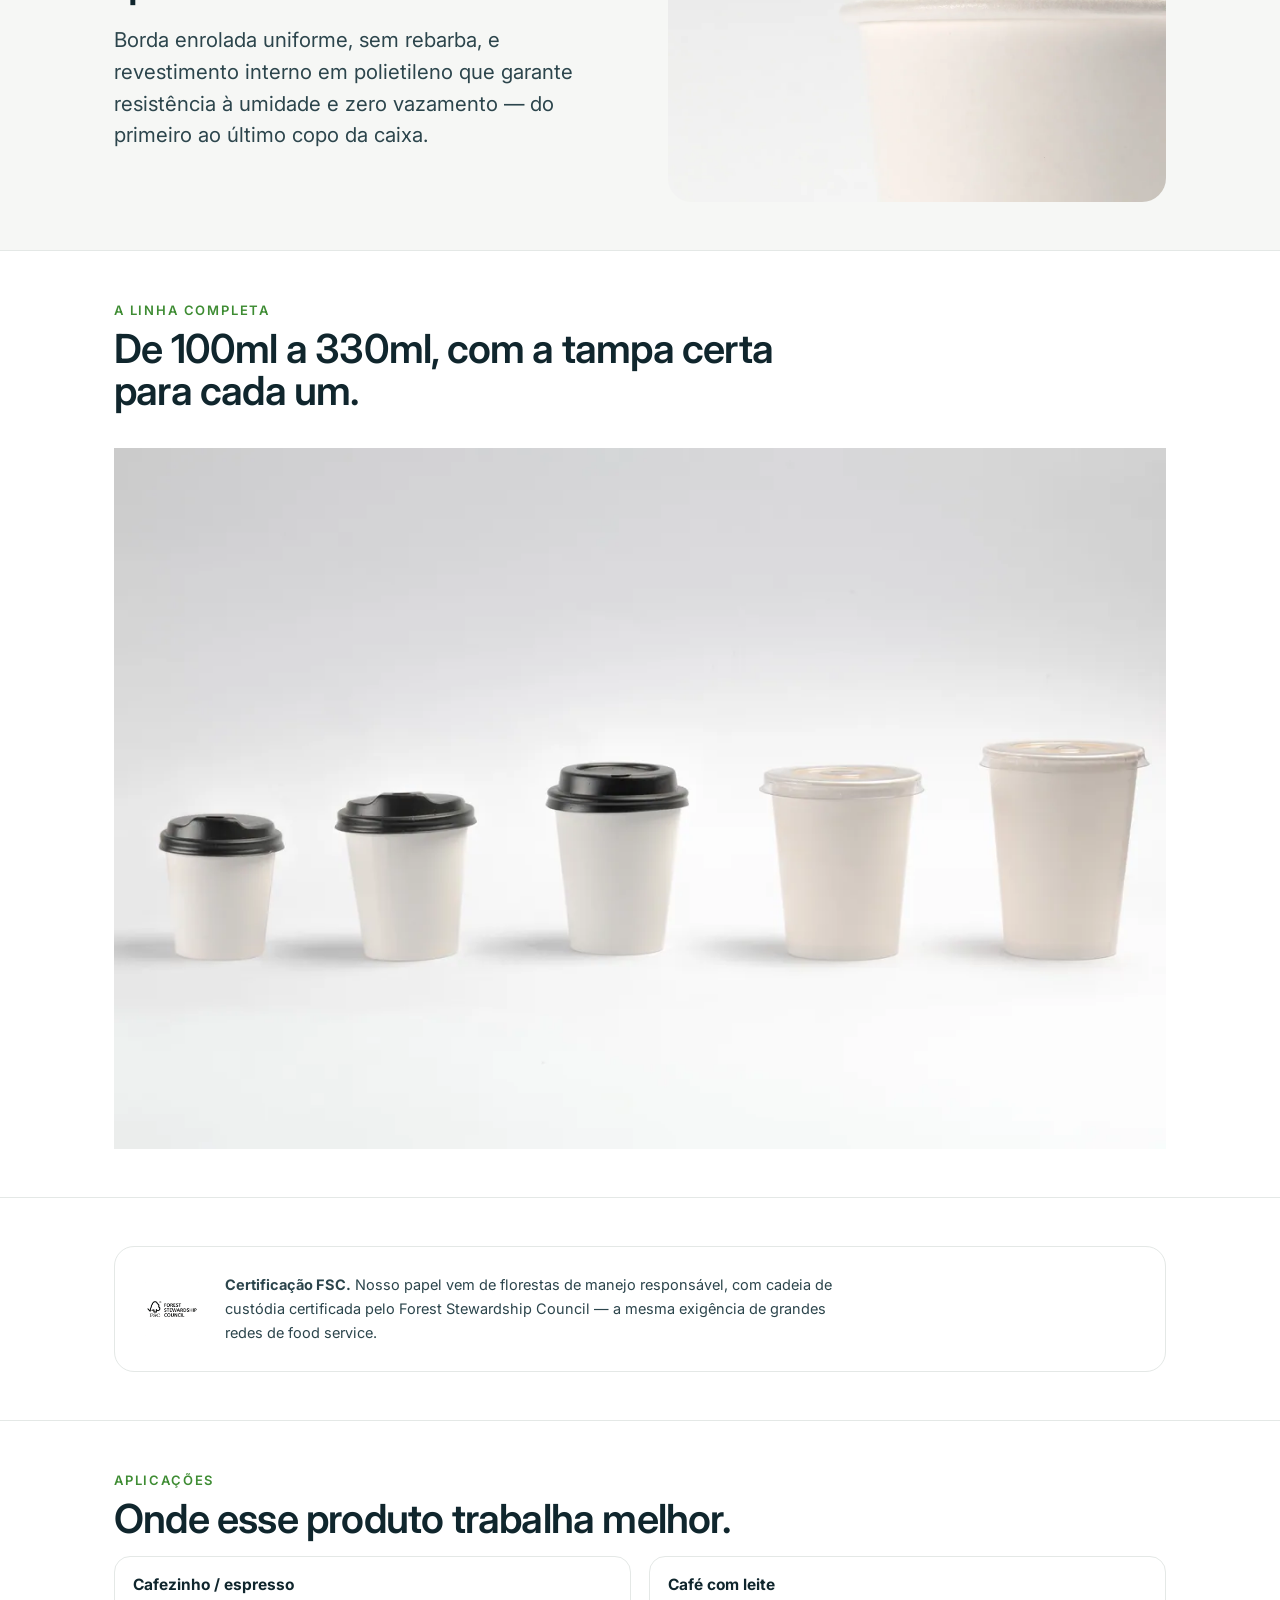
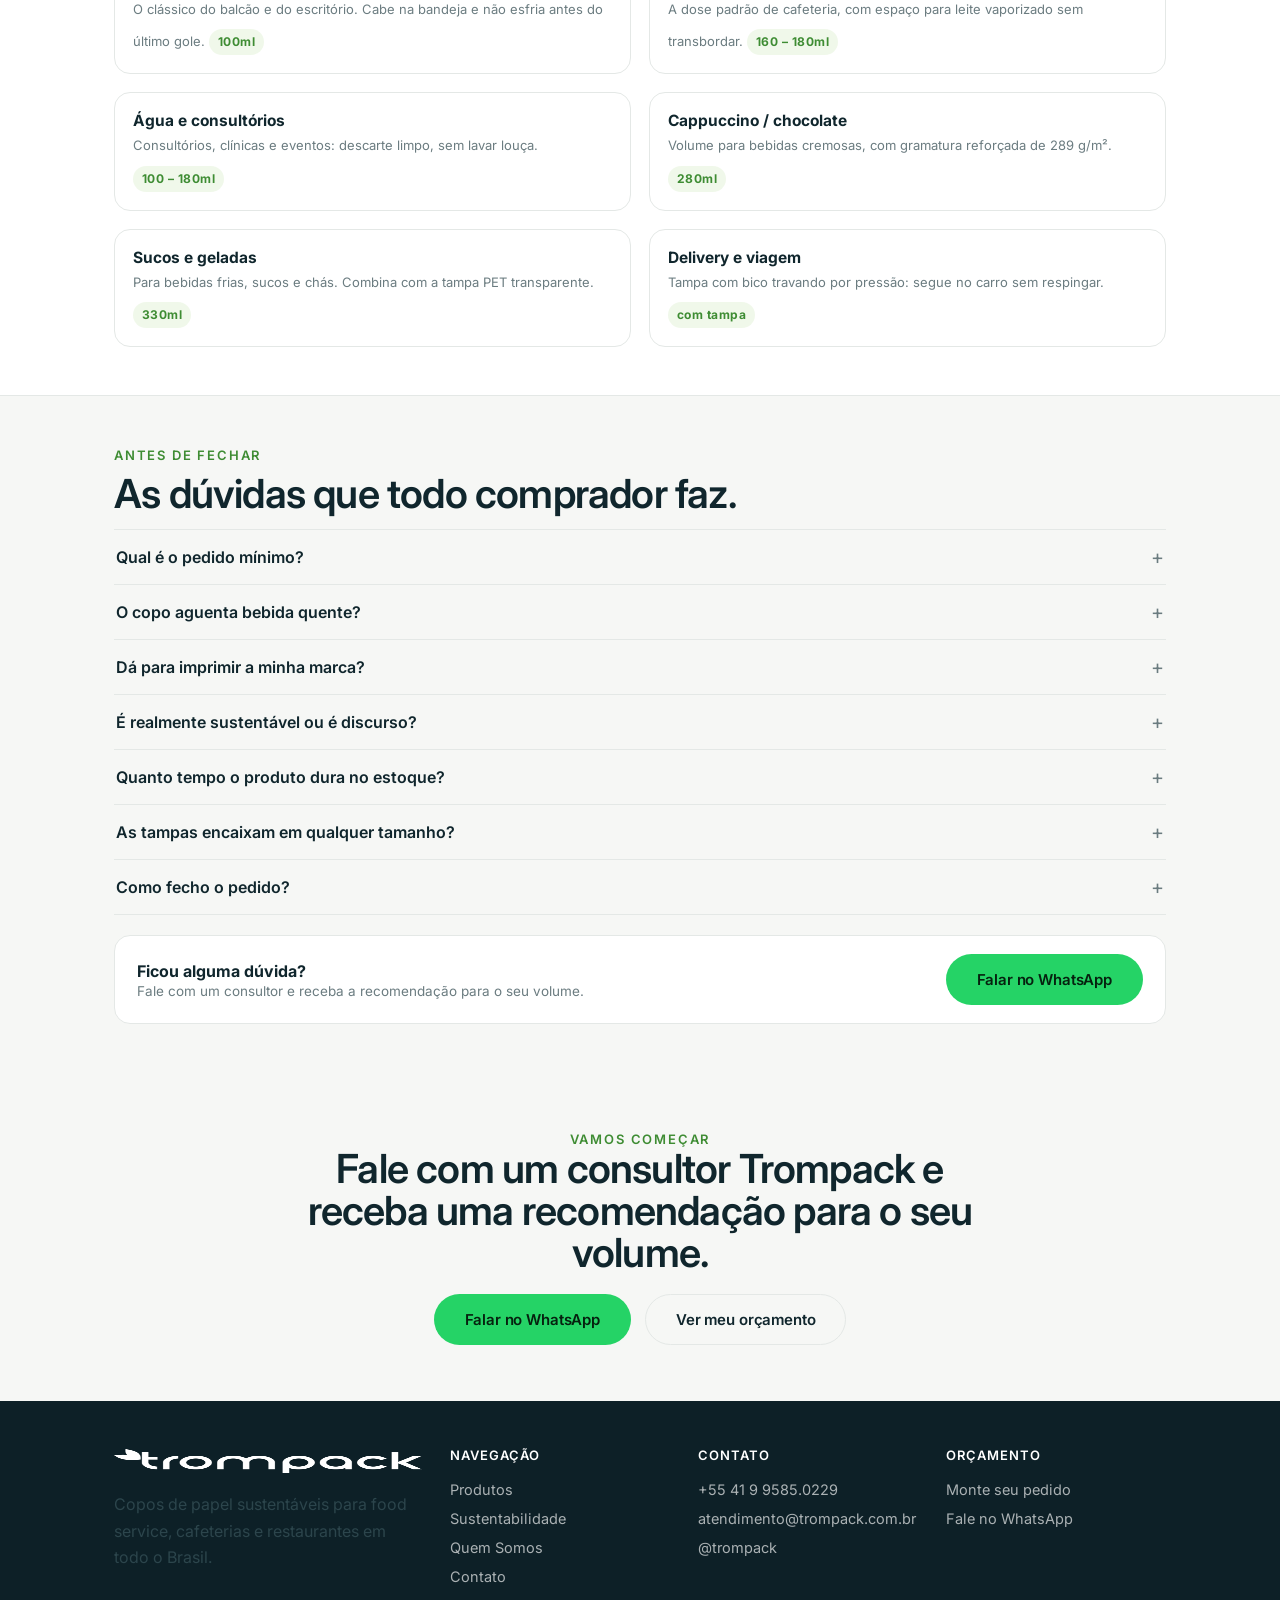
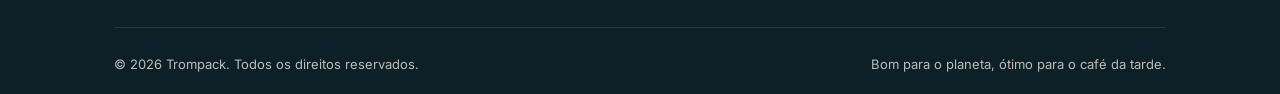
<file: produto-descartavel.html>
<!DOCTYPE html>
<html lang="pt-BR">
<head>
<meta charset="UTF-8">
<meta name="viewport" content="width=device-width, initial-scale=1.0">
<title>Copo de Papel Descartável — Trompack</title>
<meta name="description" content="Copo de papel descartável branco Trompack, 100% fibras renováveis com certificação FSC. Cinco tamanhos de 100ml a 330ml.">
<link rel="icon" href="data:image/svg+xml,%3Csvg xmlns='http://www.w3.org/2000/svg' viewBox='0 0 100 100'%3E%3Ccircle cx='50' cy='50' r='48' fill='%236cb534'/%3E%3Cpath d='M50 20 Q70 30 65 55 Q40 60 35 40 Q40 20 50 20Z' fill='%239ed24f'/%3E%3C/svg%3E">
<link rel="preconnect" href="https://fonts.googleapis.com">
<link rel="preconnect" href="https://fonts.gstatic.com" crossorigin>
<link href="https://fonts.googleapis.com/css2?family=Inter:wght@400..700&display=swap" rel="stylesheet">
<link rel="stylesheet" href="css/style.css?v=58">
</head>
<body>

<nav class="nav">
  <div class="container">
    <a href="index.html" class="nav-logo"><img src="img/logo.png" alt="Trompack" width="1024" height="188"></a>
    <div class="nav-links">
      <a href="index.html">Início</a>
      <a href="produtos.html" class="active">Produtos</a>
      <a href="sustentabilidade.html">Sustentabilidade</a>
      <a href="quem-somos.html">Quem Somos</a>
      <a href="contato.html">Contato</a>
    </div>
    <div class="nav-right">
      <a href="carrinho.html" class="cart-btn" aria-label="Orçamento">
        <svg viewBox="0 0 24 24" fill="none" stroke="currentColor" stroke-width="1.8"><path d="M3 4h2l2.4 12.4a2 2 0 0 0 2 1.6h7.2a2 2 0 0 0 2-1.6L20 8H6"/><circle cx="9" cy="20" r="1"/><circle cx="17" cy="20" r="1"/></svg>
        <span class="cart-badge">0</span>
      </a>
      <a href="contato.html" class="btn btn-primary btn-sm">Fale Conosco</a>
      <button class="nav-toggle" aria-label="Menu"><span></span><span></span><span></span></button>
    </div>
  </div>
</nav>

<div class="mobile-panel">
  <a href="index.html">Início</a>
  <a href="produtos.html">Produtos</a>
  <a href="sustentabilidade.html">Sustentabilidade</a>
  <a href="quem-somos.html">Quem Somos</a>
  <a href="contato.html">Contato</a>
  <a href="carrinho.html">Orçamento</a>
</div>

<header class="product-hero">
  <div class="container product-hero-grid">
    <div>
      <div class="breadcrumb" data-reveal><a href="produtos.html">Produtos</a> <span>/</span> <span>Copo de Papel Descartável</span></div>
      <span class="eyebrow" data-reveal>Linha clássica</span>
      <h1 class="h2" data-reveal style="--d:80ms" >O copo branco que resolve o dia a dia do seu balcão.</h1>
      <p class="lede" data-reveal style="--d:160ms">Fibras 100% renováveis de florestas plantadas com selo FSC. Resistente a bebidas quentes e frias, com cinco tamanhos para café, água, sucos e refrigerantes.</p>
      <div class="spec-list" data-reveal style="--d:240ms">
        <div><span>Material</span><span>Papel de fibras renováveis (FSC)</span></div>
        <div><span>Tamanhos</span><span>100, 160, 180, 280 e 330ml</span></div>
        <div><span>Uso</span><span>Bebidas quentes e frias</span></div>
        <div><span>Decomposição</span><span>Alguns meses, não milênios</span></div>
      </div>
      <div class="hero-actions" data-reveal style="--d:300ms">
        <a href="#tamanhos" class="btn btn-primary">Escolher tamanhos</a>
        <a href="https://wa.me/5541995850229?text=Ol%C3%A1!%20Quero%20um%20or%C3%A7amento%20de%20copos%20descart%C3%A1veis%20Trompack." target="_blank" class="btn btn-whatsapp"><svg width="17" height="17" viewBox="0 0 24 24" fill="currentColor"><path d="M17.5 14.4c-.3-.1-1.7-.9-2-1-.3-.1-.5-.1-.7.1s-.7 1-.9 1.1c-.2.1-.3.2-.6 0-.3-.1-1.2-.4-2.3-1.4-.9-.8-1.4-1.7-1.6-2-.2-.3 0-.5.1-.6.1-.1.3-.3.4-.5.1-.1.2-.3.3-.4.1-.2 0-.4 0-.5-.1-.1-.7-1.6-.9-2.2-.2-.6-.5-.5-.7-.5h-.6c-.2 0-.5.1-.8.4-.3.3-1 1-1 2.4s1 2.8 1.2 3c.1.2 2 3.1 4.9 4.3.7.3 1.2.5 1.6.6.7.2 1.3.2 1.8.1.5-.1 1.7-.7 1.9-1.3.2-.6.2-1.2.2-1.3-.1-.1-.3-.2-.6-.3z"/><path d="M12 2a10 10 0 0 0-8.6 15L2 22l5.1-1.3A10 10 0 1 0 12 2zm0 18.2a8.2 8.2 0 0 1-4.2-1.1l-.3-.2-3 .8.8-2.9-.2-.3A8.2 8.2 0 1 1 12 20.2z"/></svg> Falar no WhatsApp</a>
      </div>
    </div>
    <div class="product-hero-visual" data-reveal="scale" style="--d:120ms" id="hero-visual"></div>
  </div>
</header>

<section class="section-tight">
  <div class="container">
    <div class="trust-strip" data-reveal>
      <div><b>FSC</b><span>Fibra de manejo responsável</span></div>
      <div><b>90&nbsp;°C</b><span>Bebida quente sem vazar</span></div>
      <div><b>1.500</b><span>Copos por caixa (30 × 50)</span></div>
      <div><b>Atóxico</b><span>Biodegradável e reciclável</span></div>
    </div>
  </div>
</section>

<section class="section-tight bg-alt" id="tamanhos">
  <div class="container">
    <div class="section-head" data-reveal>
      <span class="eyebrow">Escolha o tamanho</span>
      <h2 class="h2">Defina as quantidades e monte seu orçamento.</h2>
      <p class="lede">Some quantos tamanhos quiser — o orçamento fica salvo e você fecha tudo de uma vez pelo WhatsApp.</p>
    </div>
    <div class="size-grid" id="size-grid" data-reveal-group></div>
    <div class="cta-row" data-reveal style="margin-top:18px;">
      <div>
        <b>Já escolheu? Feche em minutos.</b>
        <span>Envie o orçamento pelo WhatsApp e receba a proposta no mesmo canal.</span>
      </div>
      <a href="carrinho.html" class="btn btn-primary">Revisar orçamento</a>
    </div>
    <p class="size-note" style="margin-top:22px;">Precisa de uma quantidade ou tamanho fora da lista? <a href="contato.html" style="color:var(--ink); font-weight:600; text-decoration:underline;">Fale com a gente</a>.</p>
  </div>
</section>

<section class="section-tight">
  <div class="container">
    <div class="grid-3" data-reveal-group>
      <div class="feature-card" data-reveal>
        <div class="feature-icon"><svg viewBox="0 0 24 24" fill="none" stroke="currentColor" stroke-width="1.8" stroke-linecap="round"><path d="M12 2C9 6 6 9 6 13a6 6 0 0 0 12 0c0-4-3-7-6-11z"/></svg></div>
        <h3>Fibras renováveis</h3>
        <p>Papel de florestas plantadas com selo FSC — sustentabilidade sem abrir mão da resistência.</p>
      </div>
      <div class="feature-card" data-reveal style="--d:80ms">
        <div class="feature-icon"><svg viewBox="0 0 24 24" fill="none" stroke="currentColor" stroke-width="1.8" stroke-linecap="round"><path d="M6 8h12l-1.5 11h-9z"/><path d="M6 8h12"/></svg></div>
        <h3>Cinco tamanhos</h3>
        <p>De 100ml para o cafezinho até 330ml para bebidas geladas, no mesmo padrão de qualidade.</p>
      </div>
      <div class="feature-card" data-reveal style="--d:160ms">
        <div class="feature-icon"><svg viewBox="0 0 24 24" fill="none" stroke="currentColor" stroke-width="1.8" stroke-linecap="round"><path d="M3 7h13l3 5-3 5H3z"/><circle cx="7.5" cy="17" r="1.4"/></svg></div>
        <h3>Pronto para alto volume</h3>
        <p>Produção pensada para redes de food service, cafeterias e restaurantes.</p>
      </div>
    </div>
  </div>
</section>

<section class="section-tight">
  <div class="container">
    <div class="section-head" data-reveal>
      <span class="eyebrow">Ficha técnica</span>
      <h2 class="h2">Números do catálogo, sem arredondamento.</h2>
      <p class="lede">Dimensões, peso e gramatura de cada capacidade, direto do nosso catálogo de produtos 2026.</p>
    </div>
    <div id="spec-table" data-reveal></div>
    <div class="spec-list" id="spec-attrs" data-reveal style="--d:80ms; margin-top:36px;"></div>
  </div>
</section>

<section class="section-tight bg-alt">
  <div class="container">
    <div class="photo-split">
      <div data-reveal>
        <span class="eyebrow">Acabamento</span>
        <h2 class="h2" style="margin-bottom:18px;">A borda é onde se sente a qualidade.</h2>
        <p class="lede">Borda enrolada uniforme, sem rebarba, e revestimento interno em polietileno que garante resistência à umidade e zero vazamento — do primeiro ao último copo da caixa.</p>
      </div>
      <div class="photo-split-media" data-reveal="scale" style="--d:100ms">
        <img src="img/site/rim-macro.webp" alt="Detalhe macro da borda enrolada do copo de papel Trompack" width="1200" height="800" loading="lazy" decoding="async">
      </div>
    </div>
  </div>
</section>

<section class="section-tight">
  <div class="container">
    <div class="section-head" data-reveal>
      <span class="eyebrow">A linha completa</span>
      <h2 class="h2">De 100ml a 330ml, com a tampa certa para cada um.</h2>
    </div>
    <div class="photo-band" data-reveal="scale">
      <img src="img/site/lineup-1800.webp"
           srcset="img/site/lineup-1200.webp 1200w, img/site/lineup-1800.webp 1800w"
           sizes="(max-width: 1180px) 100vw, 1180px"
           alt="Linha completa de copos de papel Trompack com tampas, de 100ml a 330ml"
           width="1800" height="1201" loading="lazy" decoding="async">
    </div>
  </div>
</section>

<section class="section-tight">
  <div class="container">
    <div class="cert-row" data-reveal>
      <img src="img/site/fsc.webp" alt="Forest Stewardship Council" width="420" height="420" loading="lazy" decoding="async">
      <p><b>Certificação FSC.</b> Nosso papel vem de florestas de manejo responsável, com cadeia de custódia certificada pelo Forest Stewardship Council — a mesma exigência de grandes redes de food service.</p>
    </div>
  </div>
</section>

<section class="section-tight">
  <div class="container">
    <div class="section-head" data-reveal style="margin-bottom:16px;">
      <span class="eyebrow">Aplicações</span>
      <h2 class="h2">Onde esse produto trabalha melhor.</h2>
    </div>
    <div class="use-grid" id="useGrid" data-reveal></div>
  </div>
</section>

<section class="section-tight bg-alt">
  <div class="container">
    <div class="section-head" data-reveal style="margin-bottom:14px;">
      <span class="eyebrow">Antes de fechar</span>
      <h2 class="h2">As dúvidas que todo comprador faz.</h2>
    </div>
    <div class="faq" id="faqList" data-reveal></div>
    <div class="cta-row" data-reveal style="margin-top:20px; background:#fff;">
      <div>
        <b>Ficou alguma dúvida?</b>
        <span>Fale com um consultor e receba a recomendação para o seu volume.</span>
      </div>
      <a href="https://wa.me/5541995850229?text=Ol%C3%A1!%20Quero%20um%20or%C3%A7amento%20de%20copos%20descart%C3%A1veis%20Trompack." target="_blank" class="btn btn-whatsapp">Falar no WhatsApp</a>
    </div>
  </div>
</section>

<section class="cta-band bg-alt">
  <div class="container">
    <span class="eyebrow" data-reveal>Vamos começar</span>
    <h2 class="h2" data-reveal style="--d:80ms">Fale com um consultor Trompack e receba uma recomendação para o seu volume.</h2>
    <div class="cta-actions" data-reveal style="--d:160ms">
      <a href="https://wa.me/5541995850229?text=Ol%C3%A1!%20Quero%20um%20or%C3%A7amento%20de%20copos%20descart%C3%A1veis%20Trompack." target="_blank" class="btn btn-whatsapp">Falar no WhatsApp</a>
      <a href="carrinho.html" class="btn btn-ghost">Ver meu orçamento</a>
    </div>
  </div>
</section>

<footer class="footer">
  <div class="container">
    <div class="footer-top">
      <div class="footer-col footer-logo">
        <img src="img/logo.png" alt="Trompack" width="1024" height="188">
        <p>Copos de papel sustentáveis para food service, cafeterias e restaurantes em todo o Brasil.</p>
      </div>
      <div class="footer-col">
        <h4>Navegação</h4>
        <a href="produtos.html">Produtos</a>
        <a href="sustentabilidade.html">Sustentabilidade</a>
        <a href="quem-somos.html">Quem Somos</a>
        <a href="contato.html">Contato</a>
      </div>
      <div class="footer-col">
        <h4>Contato</h4>
        <span>+55 41 9 9585.0229</span>
        <span>atendimento@trompack.com.br</span>
        <a href="https://instagram.com/trompack" target="_blank">@trompack</a>
      </div>
      <div class="footer-col">
        <h4>Orçamento</h4>
        <a href="produtos.html">Monte seu pedido</a>
        <a href="https://wa.me/5541995850229" target="_blank">Fale no WhatsApp</a>
      </div>
    </div>
    <div class="footer-bottom">
      <span>© 2026 Trompack. Todos os direitos reservados.</span>
      <span>Bom para o planeta, ótimo para o café da tarde.</span>
    </div>
  </div>
</footer>

<div class="action-bar" id="actionBar">
  <div class="container">
    <div class="action-bar-copy">
      <b>Orçamento em minutos, fechado no WhatsApp</b>
      <span>Caixa de 1.500 un. · FSC · até 90 °C · 100 a 330ml</span>
    </div>
    <div class="action-bar-actions">
      <a href="produtos.html" class="btn btn-primary btn-sm">Montar orçamento</a>
      <a href="https://wa.me/5541995850229?text=Ol%C3%A1!%20Quero%20um%20or%C3%A7amento%20de%20copos%20Trompack." target="_blank" class="btn btn-whatsapp btn-sm">WhatsApp</a>
    </div>
  </div>
</div>

<a class="wa-fab" href="https://wa.me/5541995850229?text=Ol%C3%A1!%20Gostaria%20de%20falar%20sobre%20os%20produtos%20Trompack." target="_blank" aria-label="Fale no WhatsApp">
  <svg viewBox="0 0 24 24" fill="#06210f"><path d="M17.5 14.4c-.3-.1-1.7-.9-2-1-.3-.1-.5-.1-.7.1s-.7 1-.9 1.1c-.2.1-.3.2-.6 0-.3-.1-1.2-.4-2.3-1.4-.9-.8-1.4-1.7-1.6-2-.2-.3 0-.5.1-.6.1-.1.3-.3.4-.5.1-.1.2-.3.3-.4.1-.2 0-.4 0-.5-.1-.1-.7-1.6-.9-2.2-.2-.6-.5-.5-.7-.5h-.6c-.2 0-.5.1-.8.4-.3.3-1 1-1 2.4s1 2.8 1.2 3c.1.2 2 3.1 4.9 4.3.7.3 1.2.5 1.6.6.7.2 1.3.2 1.8.1.5-.1 1.7-.7 1.9-1.3.2-.6.2-1.2.2-1.3-.1-.1-.3-.2-.6-.3z"/><path d="M12 2a10 10 0 0 0-8.6 15L2 22l5.1-1.3A10 10 0 1 0 12 2zm0 18.2a8.2 8.2 0 0 1-4.2-1.1l-.3-.2-3 .8.8-2.9-.2-.3A8.2 8.2 0 1 1 12 20.2z"/></svg>
</a>

<script src="js/cart.js?v=58"></script>
<script>
  (function () {
    "use strict";
    const line = PRODUCT_LINES.find((l) => l.key === "descartavel");
    document.getElementById("hero-visual").innerHTML = linePhoto(line, false, true);
    renderSizeGrid(document.getElementById("size-grid"), lineProducts("descartavel"));
    renderUseCases(document.getElementById("useGrid"));
    renderFaq(document.getElementById("faqList"));
    renderSpecTable(document.getElementById("spec-table"), "descartavel");
    renderAttributes(document.getElementById("spec-attrs"), "descartavel");
  })();
</script>
<script src="js/main.js?v=58"></script>
</body>
</html>
</file>
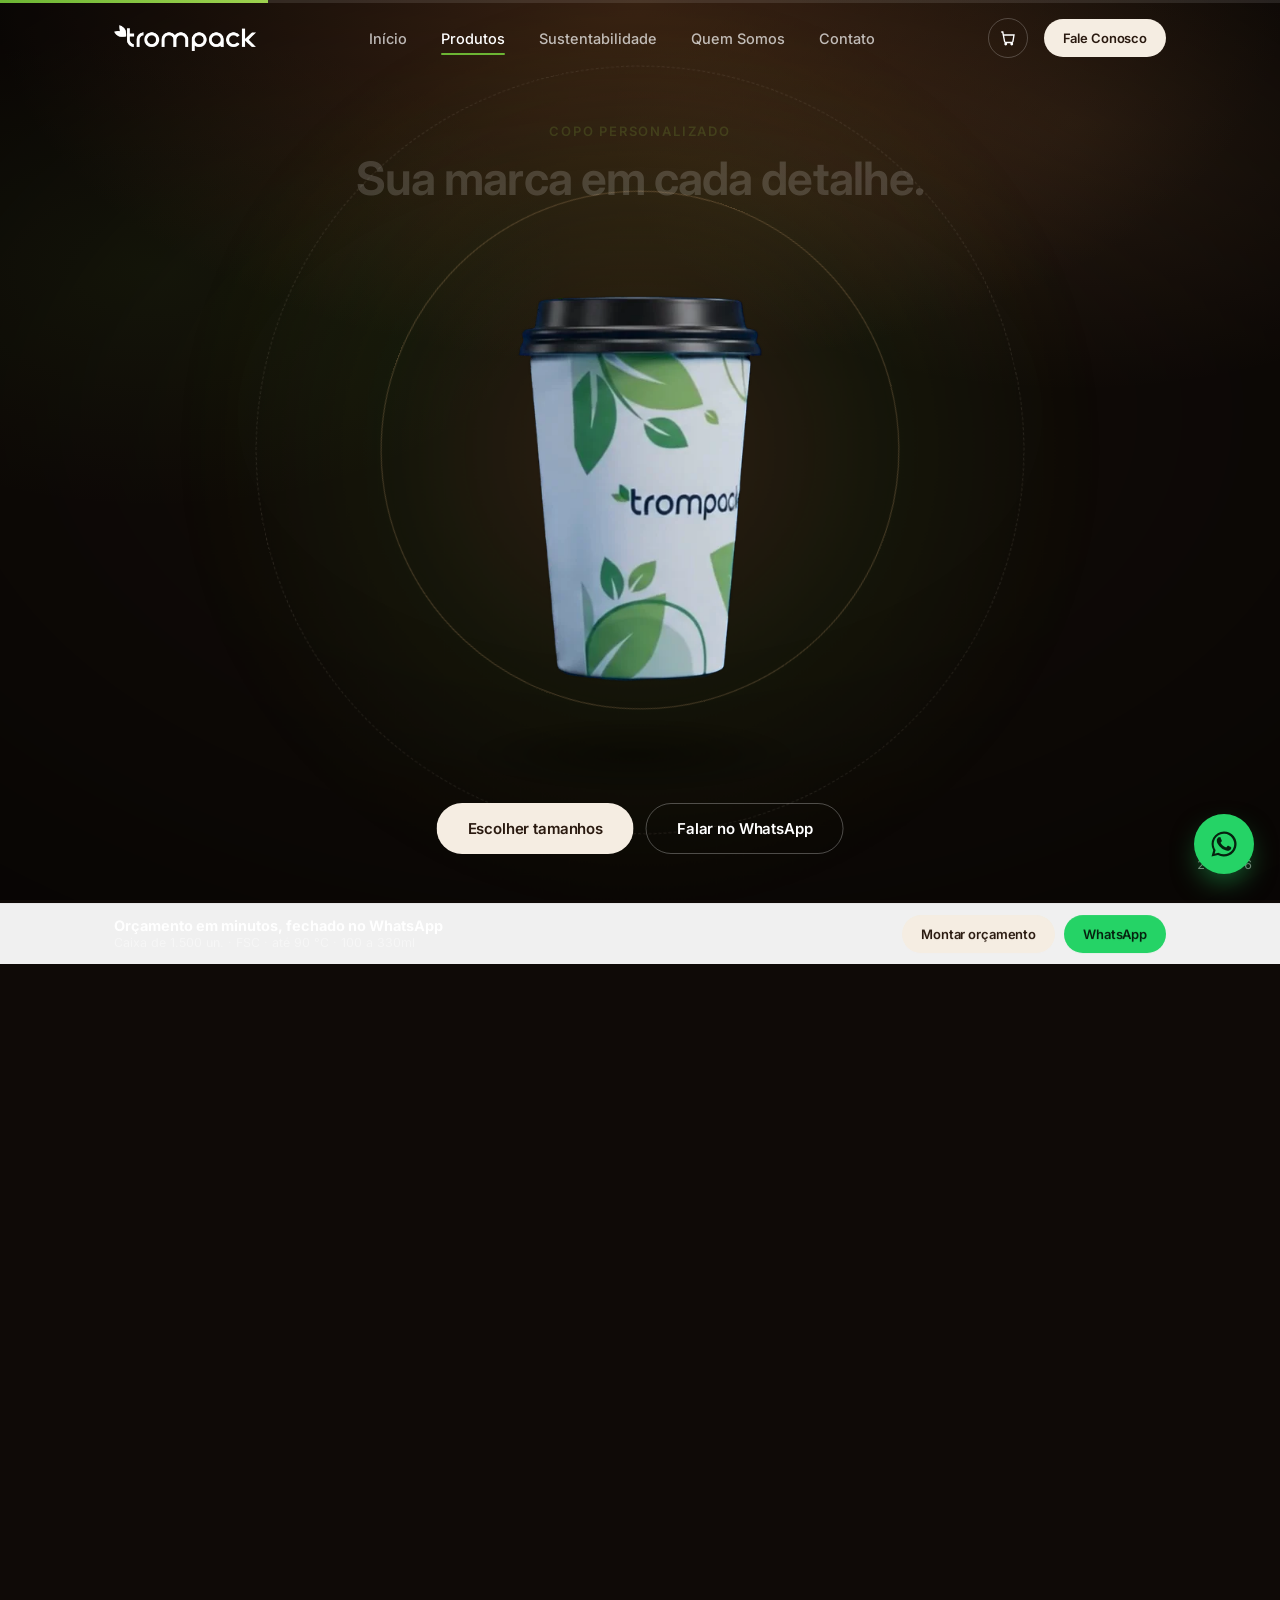
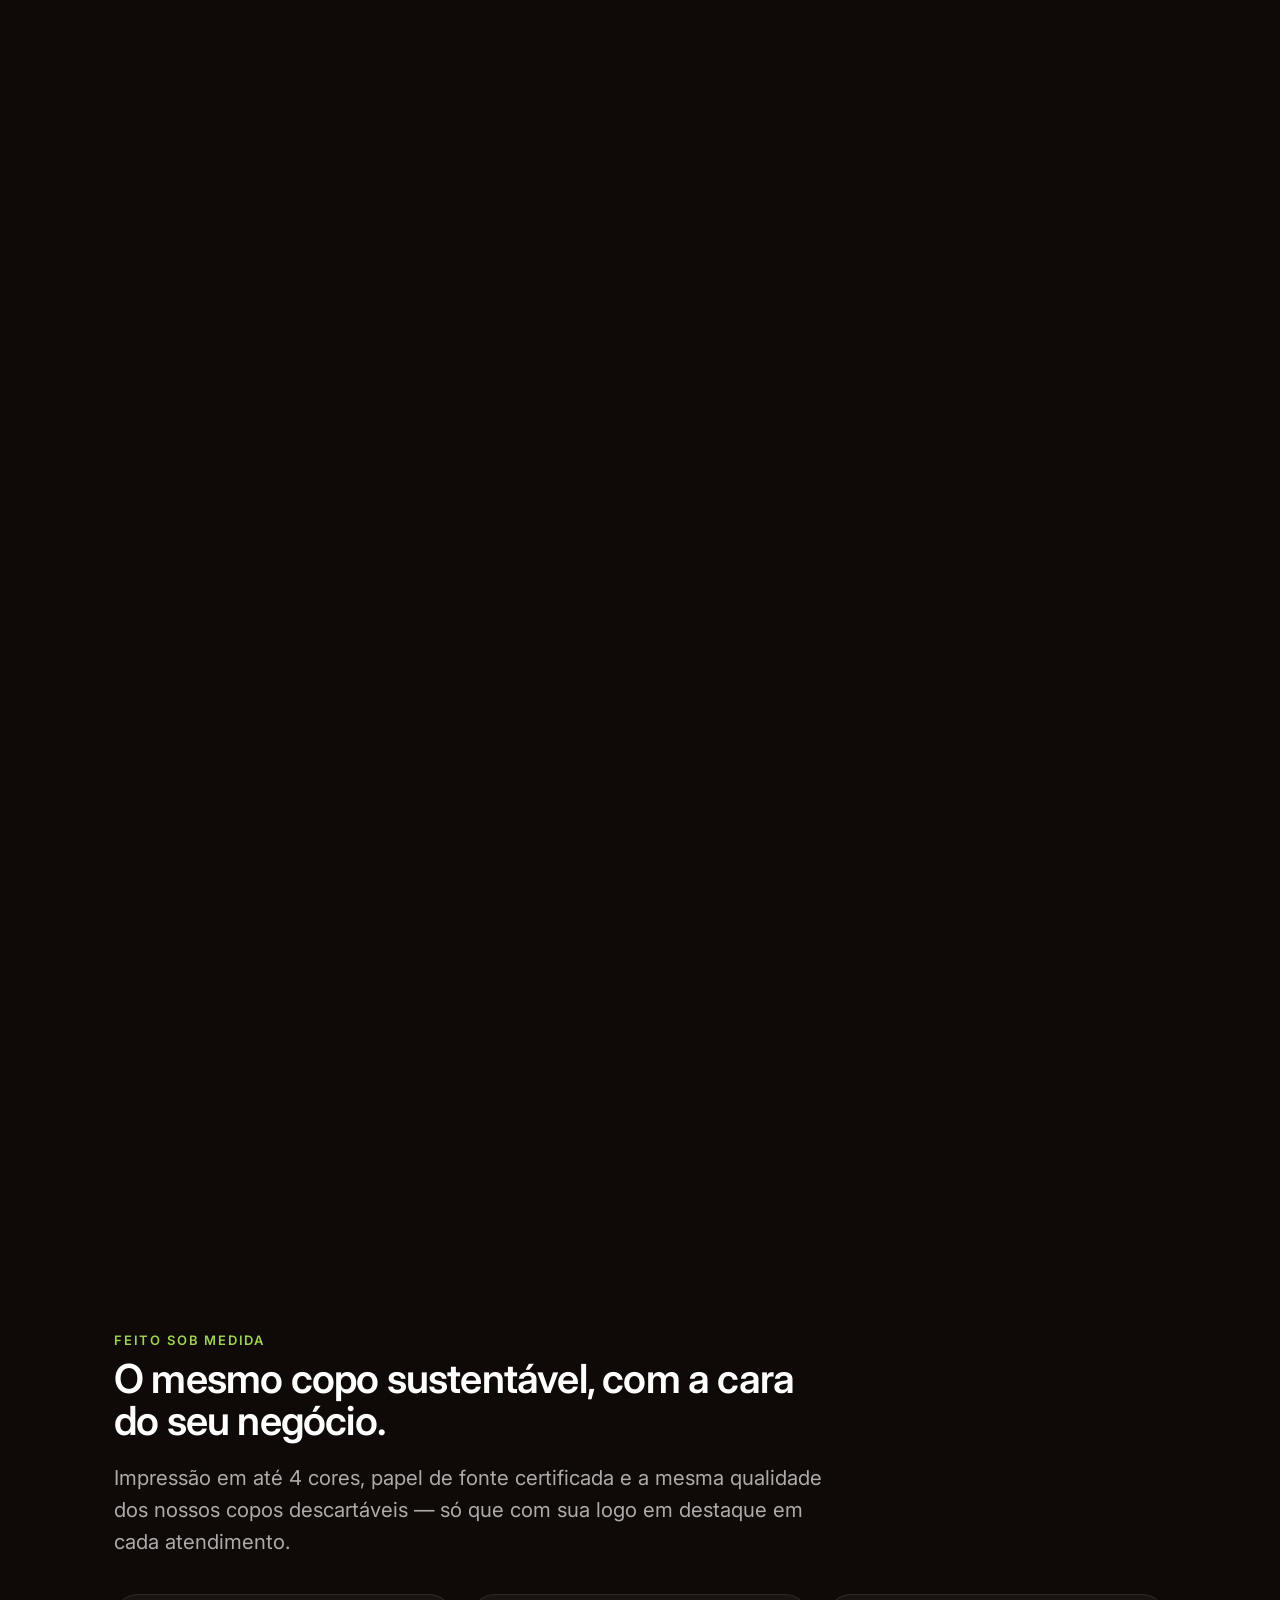
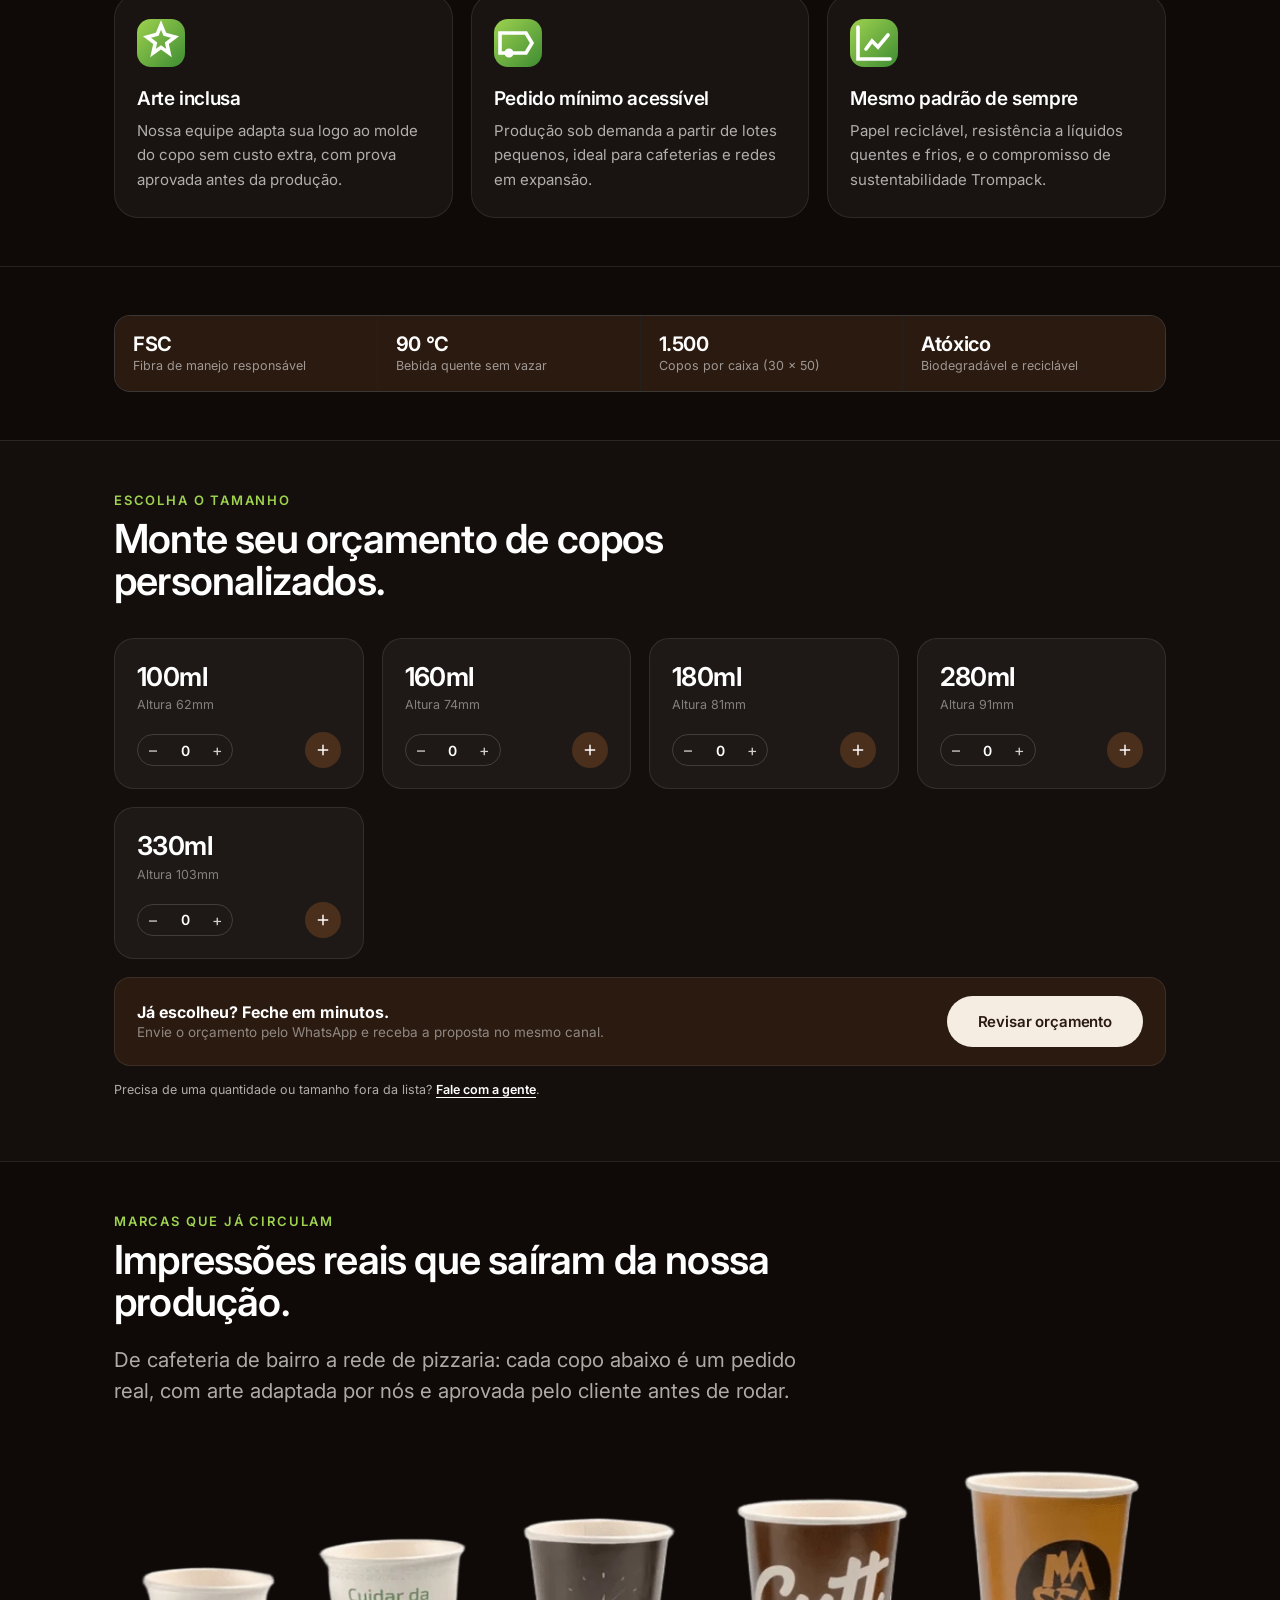
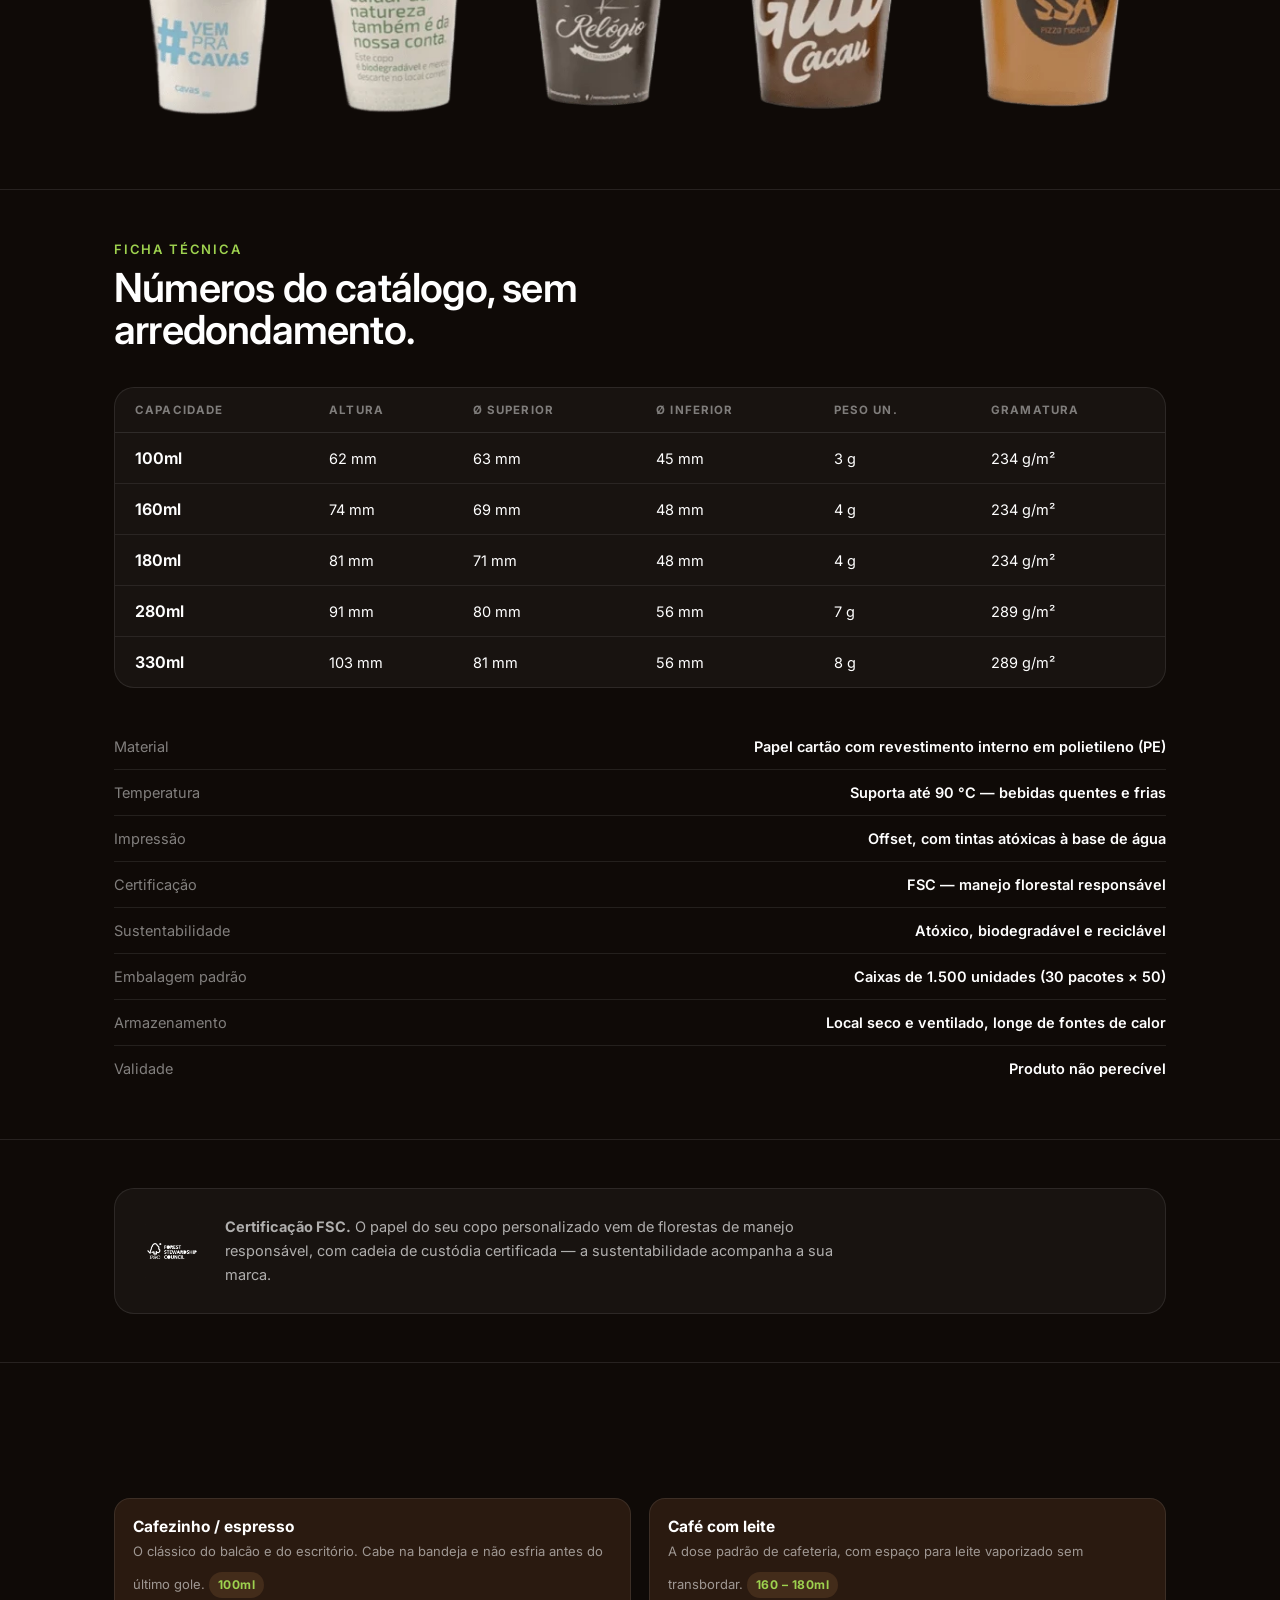
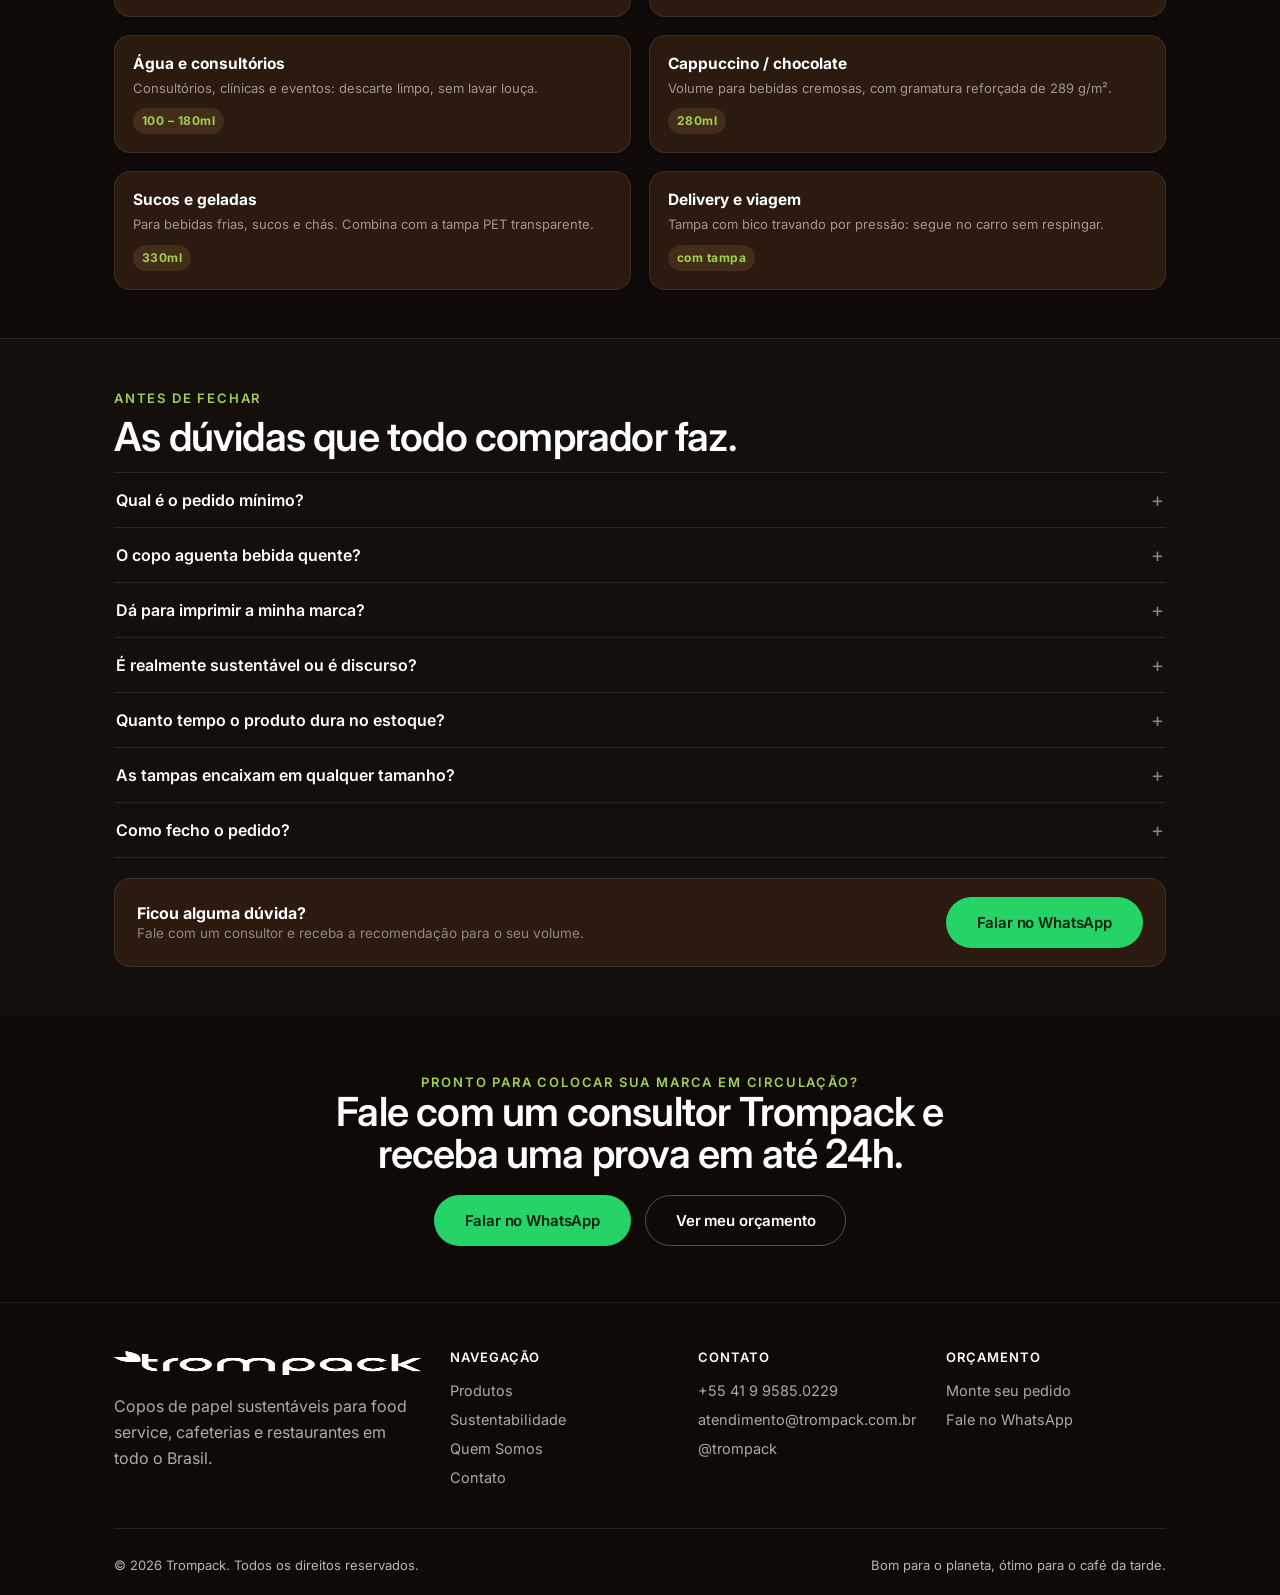
<file: produto-personalizado.html>
<!DOCTYPE html>
<html lang="pt-BR">
<head>
<meta charset="UTF-8">
<meta name="viewport" content="width=device-width, initial-scale=1.0">
<title>Copo Personalizado — Trompack</title>
<meta name="description" content="Copo de papel personalizado com a marca da sua empresa. Escolha o tamanho, monte seu orçamento e feche pelo WhatsApp.">
<link rel="icon" href="data:image/svg+xml,%3Csvg xmlns='http://www.w3.org/2000/svg' viewBox='0 0 100 100'%3E%3Ccircle cx='50' cy='50' r='48' fill='%236cb534'/%3E%3Cpath d='M50 20 Q70 30 65 55 Q40 60 35 40 Q40 20 50 20Z' fill='%239ed24f'/%3E%3C/svg%3E">
<link rel="preconnect" href="https://fonts.googleapis.com">
<link rel="preconnect" href="https://fonts.gstatic.com" crossorigin>
<link href="https://fonts.googleapis.com/css2?family=Inter:wght@400..700&display=swap" rel="stylesheet">
<link rel="stylesheet" href="css/style.css?v=58">
<style>
  /* ---------- Scroll-scrubbing product hero ---------- */
  .scroll-cup-wrapper {
    position: relative;
    /* 320vh, not 400vh: the same 208 frames spread over less travel means a
       new frame every ~11px of scroll instead of ~14px — smoother scrub at
       no extra memory or bandwidth cost. */
    height: 320vh;
  }
  .scroll-cup-sticky {
    position: sticky;
    top: 0;
    height: 100vh;
    background: transparent;
    overflow: hidden;
    display: flex;
    align-items: center;
    justify-content: center;
    /* the product frames are portrait, so reserve headroom for the heading
       and footer chrome — sizeCanvas() reads this padding and fits inside it.
       Proportional so short windows don't shrink the product to a stamp. */
    padding: clamp(148px, 21vh, 240px) 24px clamp(120px, 15vh, 160px);
  }
  .scroll-cup-sticky canvas {
    display: block;
    max-width: 100%;
    max-height: 100%;
    position: relative;
    z-index: 1;
  }

  /* ---------- Ambience behind the product ----------
     Driven by --p (0→1 scroll progress) published by scroll-cup.js.

     Everything that reacts to --p animates ONLY transform/opacity and is
     promoted to its own compositor layer, so scrolling never repaints these
     large gradients on the CPU — that was what made the section stutter.
     Layers that don't need to react (vignette) stay static and free. */
  .scroll-cup-wrapper {
    --p: 0;
    --leaf-mask: url("data:image/svg+xml,%3Csvg xmlns='http://www.w3.org/2000/svg' viewBox='0 0 24 24'%3E%3Cpath d='M12 2C9 6 6 9 6 13a6 6 0 0 0 12 0c0-4-3-7-6-11z' fill='%23000'/%3E%3C/svg%3E");
  }
  .cup-fx {
    position: absolute;
    inset: 0;
    z-index: 0;
    pointer-events: none;
    overflow: hidden;
    contain: paint;
  }
  .cup-fx > * { will-change: transform, opacity; }

  /* spotlight that swells as the cup turns */
  .fx-glow {
    position: absolute;
    left: 50%; top: 50%;
    width: 118vmin; height: 118vmin;
    margin: -59vmin 0 0 -59vmin;
    border-radius: 50%;
    background: radial-gradient(circle at 50% 50%,
      rgba(196,140,82,0.26) 0%, rgba(108,181,52,0.10) 38%, rgba(15,10,7,0) 70%);
    transform: scale(calc(0.84 + var(--p) * 0.28));
    opacity: calc(0.6 + var(--p) * 0.4);
  }

  /* ground shadow — anchors the cup instead of letting it float in space */
  .fx-ground {
    position: absolute;
    left: 50%; bottom: 12%;
    width: min(38vmin, 330px); height: min(9vmin, 74px);
    margin-left: min(-19vmin, -165px);
    border-radius: 50%;
    background: radial-gradient(ellipse at 50% 50%,
      rgba(0,0,0,0.55) 0%, rgba(0,0,0,0.25) 45%, rgba(0,0,0,0) 72%);
    transform: scale(calc(0.92 + var(--p) * 0.16));
    opacity: calc(0.5 + var(--p) * 0.3);
  }

  /* two rings: one solid, one dashed, turning at different rates */
  .fx-ring {
    position: absolute;
    left: 50%; top: 50%;
    border-radius: 50%;
  }
  .fx-ring-1 {
    width: 56vmin; height: 56vmin;
    margin: -28vmin 0 0 -28vmin;
    border: 1px solid rgba(214,170,120,0.26);
    transform: rotate(calc(var(--p) * 100deg)) scale(calc(1 + var(--p) * 0.14));
    animation: fx-spin 46s linear infinite;
  }
  .fx-ring-2 {
    width: 84vmin; height: 84vmin;
    margin: -42vmin 0 0 -42vmin;
    border: 1px dashed rgba(232,217,197,0.12);
    transform: rotate(calc(var(--p) * -64deg)) scale(calc(1 + var(--p) * 0.08));
    animation: fx-spin 74s linear infinite reverse;
  }
  @keyframes fx-spin { from { rotate: 0deg; } to { rotate: 360deg; } }

  /* static vignette: no --p dependency, so it costs nothing while scrolling */
  .fx-vignette {
    position: absolute;
    inset: 0;
    will-change: auto;
    background: radial-gradient(ellipse 78% 68% at 50% 46%,
      rgba(0,0,0,0) 40%, rgba(0,0,0,0.42) 100%);
  }

  /* drifting leaves — the brand mark as ambient particles */
  .fx-leaves span {
    position: absolute;
    left: var(--x);
    bottom: -14%;
    width: 24px; height: 24px;
    background: currentColor;
    color: rgba(196,140,82,0.5);
    -webkit-mask: var(--leaf-mask) center/contain no-repeat;
    mask: var(--leaf-mask) center/contain no-repeat;
    animation: fx-drift var(--t) linear infinite;
    animation-delay: var(--d);
    opacity: 0;
    will-change: transform, opacity;
  }
  .fx-leaves span:nth-child(even) { color: rgba(108,181,52,0.42); }
  @keyframes fx-drift {
    0%   { opacity: 0; transform: translate3d(0,0,0) scale(var(--s)) rotate(0deg); }
    14%  { opacity: .8; }
    86%  { opacity: .8; }
    100% { opacity: 0; transform: translate3d(34px,-124vh,0) scale(var(--s)) rotate(210deg); }
  }

  @media (prefers-reduced-motion: reduce) {
    .fx-ring, .fx-leaves span { animation: none; }
    .fx-leaves span { opacity: .45; }
  }
  .scroll-cup-copy {
    position: absolute;
    top: 0; left: 0; right: 0;
    padding: 120px 24px 0;
    text-align: center;
    color: #ffffff;
    pointer-events: none;
    transition: opacity 0.4s ease;
    z-index: 2;
  }
  .scroll-cup-copy .eyebrow { color: var(--leaf-light); justify-content: center; }
  /* pinned below the product so the cup never covers the buttons */
  .scroll-cup-actions {
    position: absolute;
    left: 50%;
    bottom: 46px;
    transform: translateX(-50%);
    z-index: 2;
    display: flex; gap: 12px; justify-content: center; flex-wrap: wrap;
  }
  .scroll-cup-copy h1 {
    font-size: clamp(28px, 4.5vw, 46px);
    font-weight: 650;
    letter-spacing: -0.02em;
    margin: 14px 0 0;
  }
  .scroll-progress-track {
    position: absolute;
    top: 0; left: 0; right: 0;
    height: 3px;
    background: rgba(255,255,255,0.10);
    z-index: 2;
  }
  .scroll-progress-fill {
    height: 100%;
    width: 0%;
    background: linear-gradient(90deg, var(--leaf), var(--leaf-light));
  }
  .scroll-frame-counter {
    position: absolute;
    bottom: 28px;
    right: 28px;
    font-size: 12.5px;
    font-variant-numeric: tabular-nums;
    color: rgba(255,255,255,0.48);
    letter-spacing: 0.04em;
  }
  .scroll-hint {
    position: absolute;
    bottom: 28px;
    left: 28px;
    font-size: 12.5px;
    color: rgba(255,255,255,0.48);
    display: flex;
    align-items: center;
    gap: 8px;
    transition: opacity 0.4s ease;
  }
  .scroll-hint svg { width: 14px; height: 14px; animation: bob 1.6s ease-in-out infinite; }
  @keyframes bob { 0%,100% { transform: translateY(0); } 50% { transform: translateY(4px); } }

  .scroll-loading {
    position: absolute;
    inset: 0;
    background: #0f0a07;
    display: flex;
    align-items: center;
    justify-content: center;
    flex-direction: column;
    gap: 16px;
    z-index: 3;
    transition: opacity 0.5s ease;
  }
  .scroll-loading-bar {
    width: 200px;
    height: 2px;
    background: rgba(255,255,255,0.14);
    border-radius: 2px;
    overflow: hidden;
  }
  .scroll-loading-fill {
    height: 100%;
    width: 0%;
    background: var(--leaf-light);
    transition: width 0.15s ease;
  }
  .scroll-loading span {
    font-size: 12.5px;
    color: rgba(255,255,255,0.45);
    letter-spacing: 0.04em;
  }

  /* ---------- Size picker (reuses .product-card look) ---------- */
  .size-note { font-size: 12.5px; color: rgba(255,255,255,0.45); margin-top: 14px; }
  .size-note a { color: #fff; font-weight: 600; text-decoration: underline; text-underline-offset: 3px; }

  /* ============================================================
     Dark treatment — this page is the premium/personalised line, so it
     runs on near-black with a deep teal undertone drawn from the brand's
     own --bg-deep, keeping the leaf greens as the only accent.
     Scoped to .page-dark so the rest of the site stays light.
     ============================================================ */
  body.page-dark {
    --ink: #ffffff;
    --ink-soft: rgba(255,255,255,0.72);
    --muted: rgba(255,255,255,0.48);
    --line: rgba(255,255,255,0.10);
    background: #0f0a07;
    color: #fff;
  }
  body.page-dark::before {
    content: "";
    position: fixed;
    inset: 0;
    z-index: -1;
    background:
      radial-gradient(72% 58% at 50% 0%, rgba(122,72,38,0.50) 0%, rgba(15,10,7,0) 70%),
      radial-gradient(52% 42% at 84% 14%, rgba(176,125,74,0.16) 0%, rgba(15,10,7,0) 70%),
      radial-gradient(46% 38% at 12% 30%, rgba(108,181,52,0.08) 0%, rgba(15,10,7,0) 70%),
      #0f0a07;
  }

  body.page-dark .h2,
  body.page-dark h1,
  body.page-dark h2,
  body.page-dark h3 { color: #fff; }
  body.page-dark .lede,
  body.page-dark p { color: rgba(255,255,255,0.66); }
  body.page-dark .eyebrow { color: var(--leaf-light); }
  body.page-dark .bg-alt { background: rgba(255,255,255,0.022); }

  /* cards become glass panels rather than white blocks */
  body.page-dark .feature-card,
  body.page-dark .product-card {
    background: rgba(255,255,255,0.045);
    border-color: rgba(255,255,255,0.09);
  }
  body.page-dark .feature-card:hover {
    background: rgba(255,255,255,0.07);
    border-color: rgba(196,140,82,0.45);
    box-shadow: 0 26px 52px -26px rgba(0,0,0,0.75);
  }
  body.page-dark .product-card:hover {
    border-color: rgba(196,140,82,0.45);
    box-shadow: 0 22px 44px -24px rgba(0,0,0,0.8);
  }
  body.page-dark .product-meta { color: rgba(255,255,255,0.5); }

  /* spec table + certification on dark */
  body.page-dark .spec-table-wrap {
    background: rgba(255,255,255,0.04);
    border-color: rgba(255,255,255,0.09);
  }
  body.page-dark .spec-table thead th { color: rgba(255,255,255,0.45); border-color: rgba(255,255,255,0.10); }
  body.page-dark .spec-table tbody tr + tr td { border-color: rgba(255,255,255,0.08); }
  body.page-dark .spec-table tbody tr:hover { background: rgba(255,255,255,0.04); }
  body.page-dark .spec-list div { border-color: rgba(255,255,255,0.09); }
  body.page-dark .cert-row {
    background: rgba(255,255,255,0.04);
    border-color: rgba(255,255,255,0.09);
  }

  /* white-on-white components need brown surfaces on this dark page */
  body.page-dark .trust-strip { background: rgba(255,255,255,0.09); }
  body.page-dark .trust-strip > div { background: #2a1a10; }
  body.page-dark .trust-strip b { color: #fff; }
  body.page-dark .trust-strip span { color: rgba(255,255,255,0.55); }

  body.page-dark .use-card {
    background: #2a1a10;
    border-color: rgba(255,255,255,0.09);
  }
  body.page-dark .use-card b { color: #fff; }
  body.page-dark .use-card span { color: rgba(255,255,255,0.55); }
  body.page-dark .use-card .use-size { color: var(--leaf-light); background: rgba(196,140,82,0.16); }

  body.page-dark .cta-row {
    background: #2a1a10;
    border-color: rgba(255,255,255,0.09);
  }
  body.page-dark .cta-row b { color: #fff; }

  /* add-to-quote button: brown resting state, brand green on hover */
  body.page-dark .add-btn { background: #4a2f1c; color: #fff; }
  body.page-dark .add-btn:hover { background: var(--leaf-dark); }
  body.page-dark .add-btn.added { background: var(--leaf-dark); }

  /* size picker cards */
  body.page-dark .size-card {
    background: rgba(255,255,255,0.045);
    border-color: rgba(255,255,255,0.09);
  }
  body.page-dark .size-card:hover {
    border-color: rgba(196,140,82,0.5);
    box-shadow: 0 18px 36px -22px rgba(0,0,0,0.8);
  }
  body.page-dark .size-card b { color: #fff; }
  body.page-dark .size-card-meta { color: rgba(255,255,255,0.45); }

  /* quantity stepper */
  body.page-dark .qty-control { border-color: rgba(255,255,255,0.16); }
  body.page-dark .qty-control button { color: rgba(255,255,255,0.8); }
  body.page-dark .qty-control button:hover { background: rgba(255,255,255,0.08); }
  body.page-dark .qty-control input { background: transparent; color: #fff; }

  /* buttons: white primary reads as premium against near-black */
  body.page-dark .btn-primary { background: #f5ede2; color: #2a1a10; }
  body.page-dark .btn-primary:hover { background: #e8d9c5; color: #2a1a10; }
  body.page-dark .btn-ghost { color: #fff; border-color: rgba(255,255,255,0.28); }
  body.page-dark .btn-ghost:hover { border-color: #fff; background: rgba(255,255,255,0.06); }

  /* nav over a dark page */
  body.page-dark .nav-logo img { filter: brightness(0) invert(1); }
  body.page-dark .nav.scrolled {
    background: rgba(15,10,7,0.74);
    border-color: rgba(255,255,255,0.09);
  }
  body.page-dark .nav-links a { color: rgba(255,255,255,0.7); }
  body.page-dark .nav-links a:hover,
  body.page-dark .nav-links a.active { color: #fff; }
  body.page-dark .cart-btn { border-color: rgba(255,255,255,0.22); color: #fff; }
  body.page-dark .cart-btn:hover { border-color: #fff; }
  body.page-dark .nav-toggle span { background: #fff; }
  body.page-dark .mobile-panel { background: #0f0a07; }
  body.page-dark .mobile-panel a { color: #fff; }

  /* footer already ships dark — just seat it against the page */
  body.page-dark .footer {
    background: transparent;
    border-top: 1px solid rgba(255,255,255,0.09);
  }
</style>
</head>
<body class="page-dark">

<nav class="nav">
  <div class="container">
    <a href="index.html" class="nav-logo"><img src="img/logo.png" alt="Trompack" width="1024" height="188"></a>
    <div class="nav-links">
      <a href="index.html">Início</a>
      <a href="produtos.html" class="active">Produtos</a>
      <a href="sustentabilidade.html">Sustentabilidade</a>
      <a href="quem-somos.html">Quem Somos</a>
      <a href="contato.html">Contato</a>
    </div>
    <div class="nav-right">
      <a href="carrinho.html" class="cart-btn" aria-label="Orçamento">
        <svg viewBox="0 0 24 24" fill="none" stroke="currentColor" stroke-width="1.8"><path d="M3 4h2l2.4 12.4a2 2 0 0 0 2 1.6h7.2a2 2 0 0 0 2-1.6L20 8H6"/><circle cx="9" cy="20" r="1"/><circle cx="17" cy="20" r="1"/></svg>
        <span class="cart-badge">0</span>
      </a>
      <a href="contato.html" class="btn btn-primary btn-sm">Fale Conosco</a>
      <button class="nav-toggle" aria-label="Menu"><span></span><span></span><span></span></button>
    </div>
  </div>
</nav>

<div class="mobile-panel">
  <a href="index.html">Início</a>
  <a href="produtos.html">Produtos</a>
  <a href="sustentabilidade.html">Sustentabilidade</a>
  <a href="quem-somos.html">Quem Somos</a>
  <a href="contato.html">Contato</a>
  <a href="carrinho.html">Orçamento</a>
</div>

<!-- ---------- Scroll-scrubbing hero ---------- -->
<div class="scroll-cup-wrapper" id="scrollCupWrapper">
  <div class="scroll-cup-sticky">
    <div class="scroll-progress-track"><div class="scroll-progress-fill" id="scrollProgressFill"></div></div>

    <div class="scroll-cup-copy" id="scrollCupCopy">
      <span class="eyebrow">Copo Personalizado</span>
      <h1>Sua marca em cada detalhe.</h1>
    </div>

    <div class="scroll-cup-actions">
      <a href="#tamanhos" class="btn btn-primary">Escolher tamanhos</a>
      <a href="https://wa.me/5541995850229?text=Ol%C3%A1!%20Quero%20um%20or%C3%A7amento%20de%20copos%20personalizados%20Trompack." target="_blank" class="btn btn-ghost">Falar no WhatsApp</a>
    </div>

    <!-- ambience behind the product: everything here is decorative and
         reacts to --p, the scroll progress published by scroll-cup.js -->
    <div class="cup-fx" aria-hidden="true">
      <div class="fx-glow"></div>
      <div class="fx-ring fx-ring-1"></div>
      <div class="fx-ring fx-ring-2"></div>
      <div class="fx-ground"></div>
      <div class="fx-vignette"></div>
      <div class="fx-leaves">
        <span style="--x:12%; --d:0s;   --s:.7;  --t:17s"></span>
        <span style="--x:33%; --d:-6s;  --s:.95; --t:21s"></span>
        <span style="--x:68%; --d:-3s;  --s:.6;  --t:18s"></span>
        <span style="--x:87%; --d:-11s; --s:.85; --t:23s"></span>
      </div>
    </div>

    <canvas id="scrollCanvas"></canvas>

    <div class="scroll-frame-counter" id="scrollFrameCounter">01 / 106</div>
    <div class="scroll-hint" id="scrollHint">
      <svg viewBox="0 0 24 24" fill="none" stroke="currentColor" stroke-width="2" stroke-linecap="round"><path d="M12 5v14M6 13l6 6 6-6"/></svg>
      role a página para girar
    </div>

    <div class="scroll-loading" id="scrollLoading">
      <div class="scroll-loading-bar"><div class="scroll-loading-fill" id="scrollLoadingFill"></div></div>
      <span id="scrollLoadingLabel">carregando frames… 0%</span>
    </div>
  </div>
</div>

<!-- ---------- Description ---------- -->
<section class="section-tight">
  <div class="container">
    <div class="section-head" data-reveal>
      <span class="eyebrow">Feito sob medida</span>
      <h2 class="h2">O mesmo copo sustentável, com a cara do seu negócio.</h2>
      <p class="lede">Impressão em até 4 cores, papel de fonte certificada e a mesma qualidade dos nossos copos descartáveis — só que com sua logo em destaque em cada atendimento.</p>
    </div>
    <div class="grid-3" data-reveal-group>
      <div class="feature-card" data-reveal>
        <div class="feature-icon">
          <svg viewBox="0 0 24 24" fill="none" stroke="currentColor" stroke-width="1.8" stroke-linecap="round"><path d="M12 3l1.9 4.6L19 9l-4.1 3.1L16 17l-4-2.8L8 17l1.1-4.9L5 9l5.1-1.4L12 3z"/></svg>
        </div>
        <h3>Arte inclusa</h3>
        <p>Nossa equipe adapta sua logo ao molde do copo sem custo extra, com prova aprovada antes da produção.</p>
      </div>
      <div class="feature-card" data-reveal style="--d:80ms">
        <div class="feature-icon">
          <svg viewBox="0 0 24 24" fill="none" stroke="currentColor" stroke-width="1.8" stroke-linecap="round"><path d="M3 7h13l3 5-3 5H3z"/><circle cx="7.5" cy="17" r="1.4"/></svg>
        </div>
        <h3>Pedido mínimo acessível</h3>
        <p>Produção sob demanda a partir de lotes pequenos, ideal para cafeterias e redes em expansão.</p>
      </div>
      <div class="feature-card" data-reveal style="--d:160ms">
        <div class="feature-icon">
          <svg viewBox="0 0 24 24" fill="none" stroke="currentColor" stroke-width="1.8" stroke-linecap="round"><path d="M4 4v16h16"/><path d="M8 15l3-4 3 3 5-6"/></svg>
        </div>
        <h3>Mesmo padrão de sempre</h3>
        <p>Papel reciclável, resistência a líquidos quentes e frios, e o compromisso de sustentabilidade Trompack.</p>
      </div>
    </div>
  </div>
</section>

<!-- ---------- Sizes / add to cart ---------- -->
<section class="section-tight">
  <div class="container">
    <div class="trust-strip" data-reveal>
      <div><b>FSC</b><span>Fibra de manejo responsável</span></div>
      <div><b>90&nbsp;°C</b><span>Bebida quente sem vazar</span></div>
      <div><b>1.500</b><span>Copos por caixa (30 × 50)</span></div>
      <div><b>Atóxico</b><span>Biodegradável e reciclável</span></div>
    </div>
  </div>
</section>

<section class="section-tight bg-alt" id="tamanhos">
  <div class="container">
    <div class="section-head" data-reveal>
      <span class="eyebrow">Escolha o tamanho</span>
      <h2 class="h2">Monte seu orçamento de copos personalizados.</h2>
    </div>
    <div class="size-grid" id="size-grid" data-reveal-group></div>
    <div class="cta-row" data-reveal style="margin-top:18px;">
      <div>
        <b>Já escolheu? Feche em minutos.</b>
        <span>Envie o orçamento pelo WhatsApp e receba a proposta no mesmo canal.</span>
      </div>
      <a href="carrinho.html" class="btn btn-primary">Revisar orçamento</a>
    </div>
    <p class="size-note">Precisa de uma quantidade ou tamanho fora da lista? <a href="contato.html" style="color:var(--ink); font-weight:600; text-decoration:underline;">Fale com a gente</a>.</p>
  </div>
</section>

<!-- ---------- CTA ---------- -->
<!-- ---------- Real client prints (social proof) ---------- -->
<section class="section-tight">
  <div class="container">
    <div class="section-head" data-reveal>
      <span class="eyebrow">Marcas que já circulam</span>
      <h2 class="h2">Impressões reais que saíram da nossa produção.</h2>
      <p class="lede">De cafeteria de bairro a rede de pizzaria: cada copo abaixo é um pedido real, com arte adaptada por nós e aprovada pelo cliente antes de rodar.</p>
    </div>
    <div class="photo-band" data-reveal="scale">
      <img src="img/site/lineup-cups-1800.webp"
           srcset="img/site/lineup-cups-1200.webp 1200w, img/site/lineup-cups-1800.webp 1800w"
           sizes="(max-width: 1180px) 100vw, 1180px"
           alt="Copos de papel Trompack com impressões personalizadas de clientes reais, em cinco tamanhos"
           width="1800" height="510" loading="lazy" decoding="async">
    </div>
  </div>
</section>

<!-- ---------- Spec sheet ---------- -->
<section class="section-tight">
  <div class="container">
    <div class="section-head" data-reveal>
      <span class="eyebrow">Ficha técnica</span>
      <h2 class="h2">Números do catálogo, sem arredondamento.</h2>
    </div>
    <div id="spec-table" data-reveal></div>
    <div class="spec-list" id="spec-attrs" data-reveal style="--d:80ms; margin-top:36px;"></div>
  </div>
</section>

<!-- ---------- FSC ---------- -->
<section class="section-tight">
  <div class="container">
    <div class="cert-row" data-reveal>
      <img src="img/site/fsc-white.webp" alt="Forest Stewardship Council" width="420" height="420" loading="lazy" decoding="async">
      <p><b>Certificação FSC.</b> O papel do seu copo personalizado vem de florestas de manejo responsável, com cadeia de custódia certificada — a sustentabilidade acompanha a sua marca.</p>
    </div>
  </div>
</section>

<section class="section-tight">
  <div class="container">
    <div class="section-head" data-reveal style="margin-bottom:16px;">
      <span class="eyebrow">Aplicações</span>
      <h2 class="h2">Onde esse produto trabalha melhor.</h2>
    </div>
    <div class="use-grid" id="useGrid" data-reveal></div>
  </div>
</section>

<section class="section-tight bg-alt">
  <div class="container">
    <div class="section-head" data-reveal style="margin-bottom:14px;">
      <span class="eyebrow">Antes de fechar</span>
      <h2 class="h2">As dúvidas que todo comprador faz.</h2>
    </div>
    <div class="faq" id="faqList" data-reveal></div>
    <div class="cta-row" data-reveal style="margin-top:20px;">
      <div>
        <b>Ficou alguma dúvida?</b>
        <span>Fale com um consultor e receba a recomendação para o seu volume.</span>
      </div>
      <a href="https://wa.me/5541995850229?text=Ol%C3%A1!%20Quero%20um%20or%C3%A7amento%20de%20copos%20personalizados%20Trompack." target="_blank" class="btn btn-whatsapp">Falar no WhatsApp</a>
    </div>
  </div>
</section>

<section class="cta-band">
  <div class="container">
    <span class="eyebrow" data-reveal>Pronto para colocar sua marca em circulação?</span>
    <h2 class="h2" data-reveal style="--d:80ms">Fale com um consultor Trompack e receba uma prova em até 24h.</h2>
    <div class="cta-actions" data-reveal style="--d:160ms">
      <a href="https://wa.me/5541995850229?text=Ol%C3%A1!%20Quero%20um%20or%C3%A7amento%20de%20copos%20personalizados%20Trompack." target="_blank" class="btn btn-whatsapp">Falar no WhatsApp</a>
      <a href="carrinho.html" class="btn btn-ghost">Ver meu orçamento</a>
    </div>
  </div>
</section>

<footer class="footer">
  <div class="container">
    <div class="footer-top">
      <div class="footer-col footer-logo">
        <img src="img/logo.png" alt="Trompack" width="1024" height="188">
        <p>Copos de papel sustentáveis para food service, cafeterias e restaurantes em todo o Brasil.</p>
      </div>
      <div class="footer-col">
        <h4>Navegação</h4>
        <a href="produtos.html">Produtos</a>
        <a href="sustentabilidade.html">Sustentabilidade</a>
        <a href="quem-somos.html">Quem Somos</a>
        <a href="contato.html">Contato</a>
      </div>
      <div class="footer-col">
        <h4>Contato</h4>
        <span>+55 41 9 9585.0229</span>
        <span>atendimento@trompack.com.br</span>
        <a href="https://instagram.com/trompack" target="_blank">@trompack</a>
      </div>
      <div class="footer-col">
        <h4>Orçamento</h4>
        <a href="produtos.html">Monte seu pedido</a>
        <a href="https://wa.me/5541995850229" target="_blank">Fale no WhatsApp</a>
      </div>
    </div>
    <div class="footer-bottom">
      <span>© 2026 Trompack. Todos os direitos reservados.</span>
      <span>Bom para o planeta, ótimo para o café da tarde.</span>
    </div>
  </div>
</footer>

<div class="action-bar" id="actionBar">
  <div class="container">
    <div class="action-bar-copy">
      <b>Orçamento em minutos, fechado no WhatsApp</b>
      <span>Caixa de 1.500 un. · FSC · até 90 °C · 100 a 330ml</span>
    </div>
    <div class="action-bar-actions">
      <a href="produtos.html" class="btn btn-primary btn-sm">Montar orçamento</a>
      <a href="https://wa.me/5541995850229?text=Ol%C3%A1!%20Quero%20um%20or%C3%A7amento%20de%20copos%20Trompack." target="_blank" class="btn btn-whatsapp btn-sm">WhatsApp</a>
    </div>
  </div>
</div>

<a class="wa-fab" href="https://wa.me/5541995850229?text=Ol%C3%A1!%20Gostaria%20de%20falar%20sobre%20os%20produtos%20Trompack." target="_blank" aria-label="Fale no WhatsApp">
  <svg viewBox="0 0 24 24" fill="#06210f"><path d="M17.5 14.4c-.3-.1-1.7-.9-2-1-.3-.1-.5-.1-.7.1s-.7 1-.9 1.1c-.2.1-.3.2-.6 0-.3-.1-1.2-.4-2.3-1.4-.9-.8-1.4-1.7-1.6-2-.2-.3 0-.5.1-.6.1-.1.3-.3.4-.5.1-.1.2-.3.3-.4.1-.2 0-.4 0-.5-.1-.1-.7-1.6-.9-2.2-.2-.6-.5-.5-.7-.5h-.6c-.2 0-.5.1-.8.4-.3.3-1 1-1 2.4s1 2.8 1.2 3c.1.2 2 3.1 4.9 4.3.7.3 1.2.5 1.6.6.7.2 1.3.2 1.8.1.5-.1 1.7-.7 1.9-1.3.2-.6.2-1.2.2-1.3-.1-.1-.3-.2-.6-.3z"/><path d="M12 2a10 10 0 0 0-8.6 15L2 22l5.1-1.3A10 10 0 1 0 12 2zm0 18.2a8.2 8.2 0 0 1-4.2-1.1l-.3-.2-3 .8.8-2.9-.2-.3A8.2 8.2 0 1 1 12 20.2z"/></svg>
</a>

<script src="js/cart.js?v=58"></script>
<script>
  renderSizeGrid(document.getElementById("size-grid"), lineProducts("personalizado"));
    renderUseCases(document.getElementById("useGrid"));
    renderFaq(document.getElementById("faqList"));
  renderSpecTable(document.getElementById("spec-table"), "personalizado");
  renderAttributes(document.getElementById("spec-attrs"), "personalizado");
</script>
<script src="js/main.js?v=58"></script>
<script src="js/scroll-cup.js?v=58"></script>
</body>
</html>
</file>
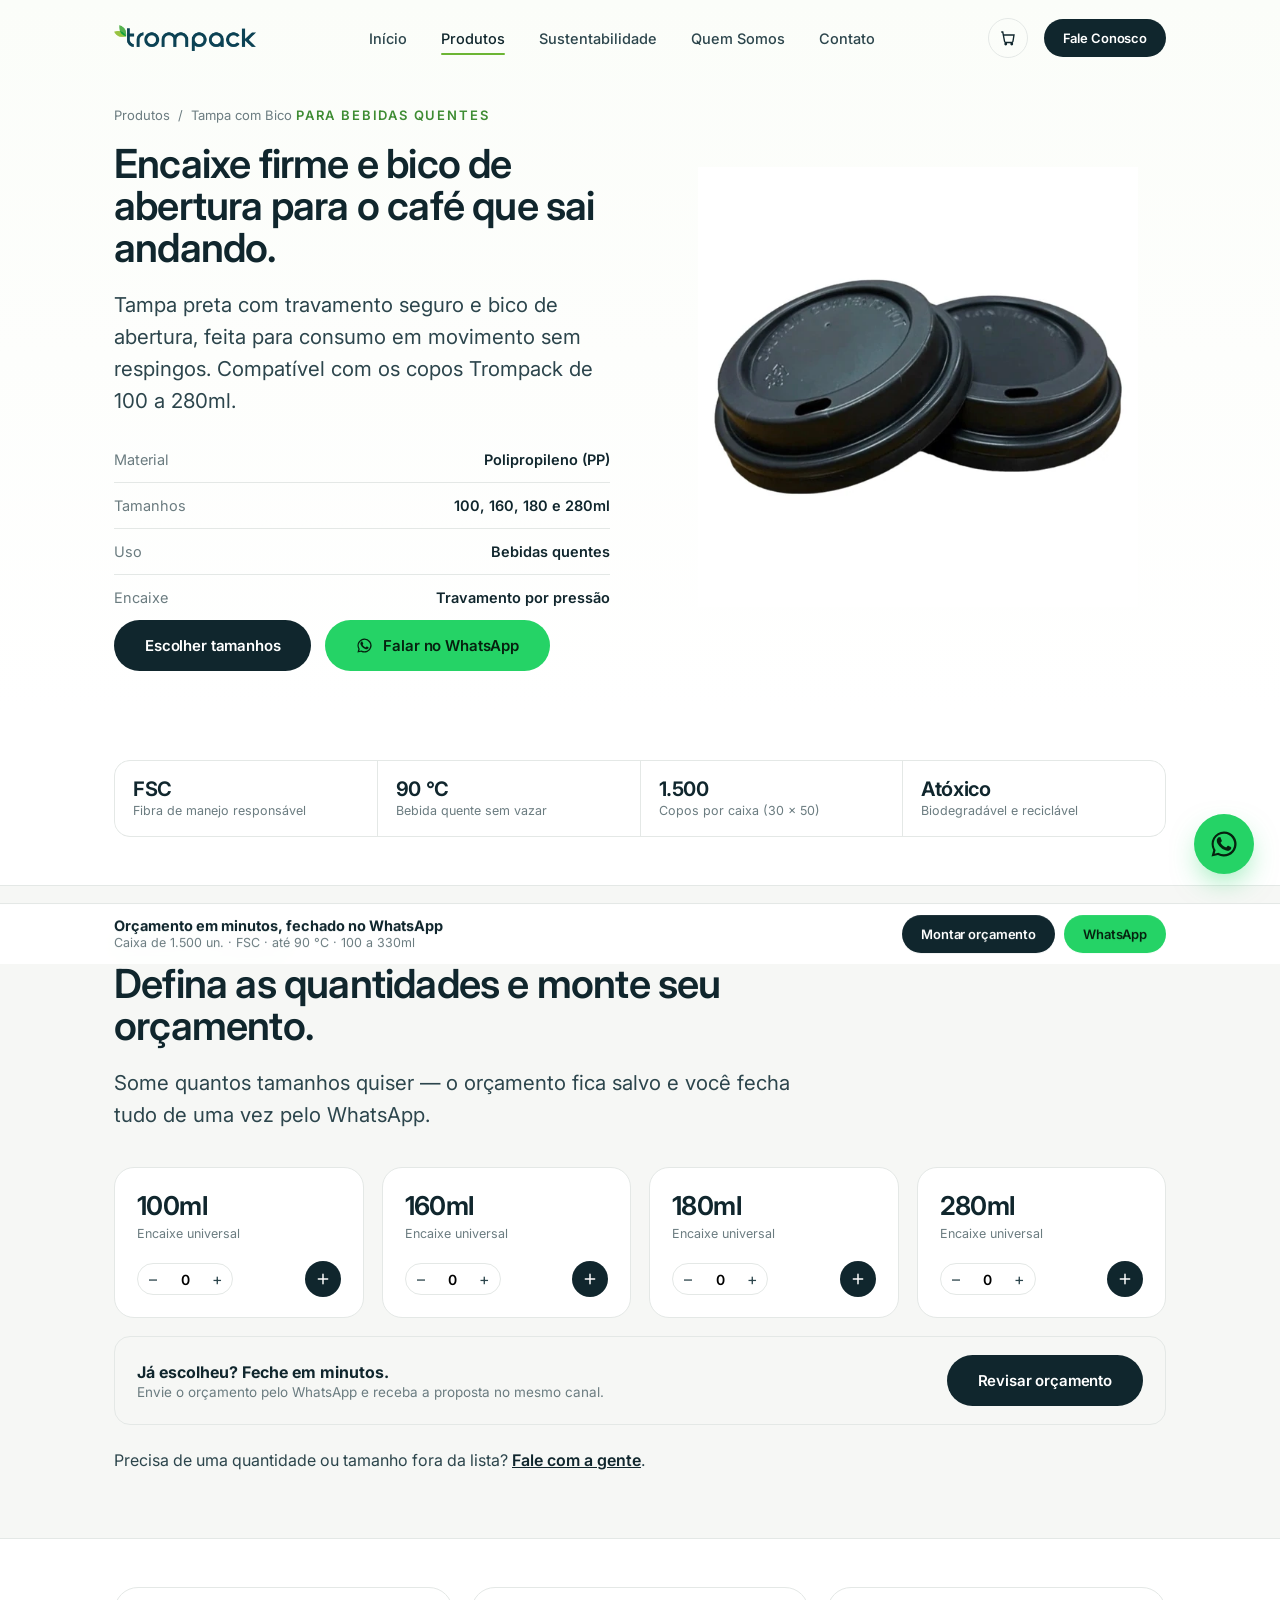
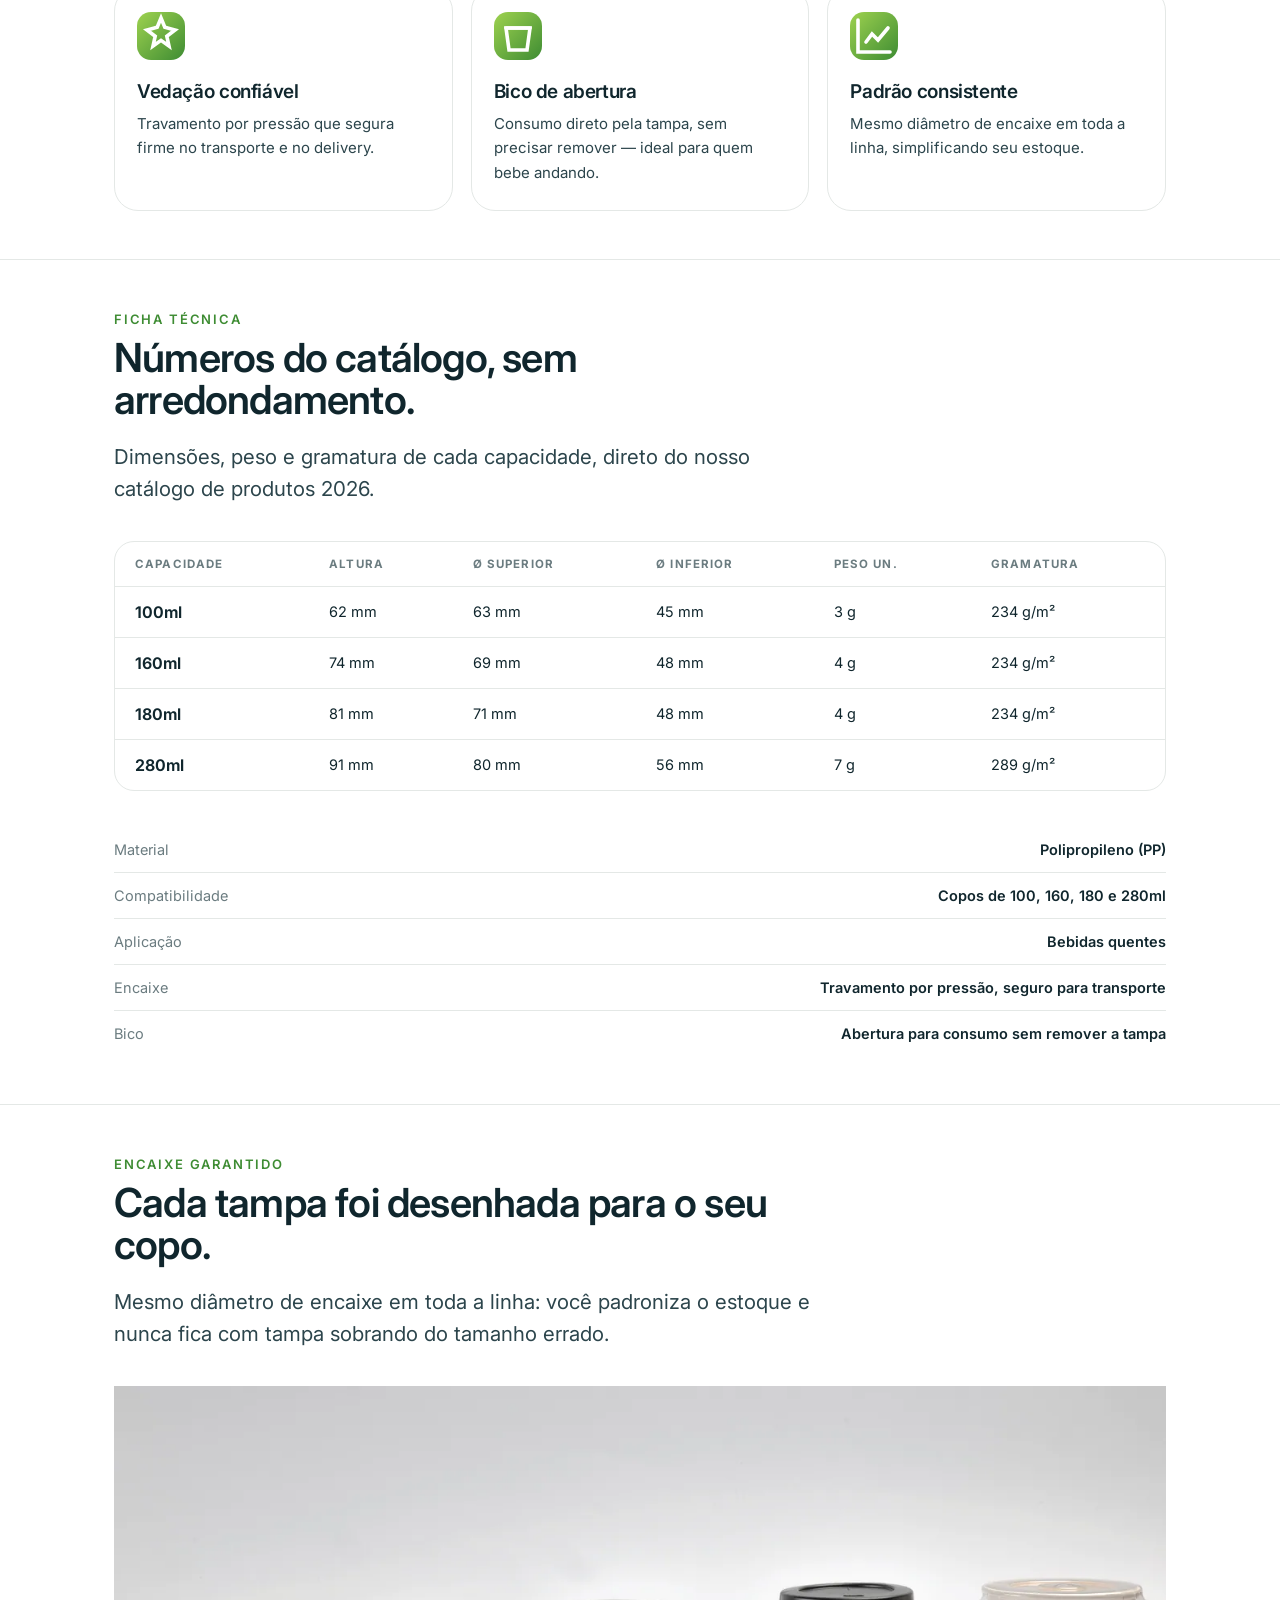
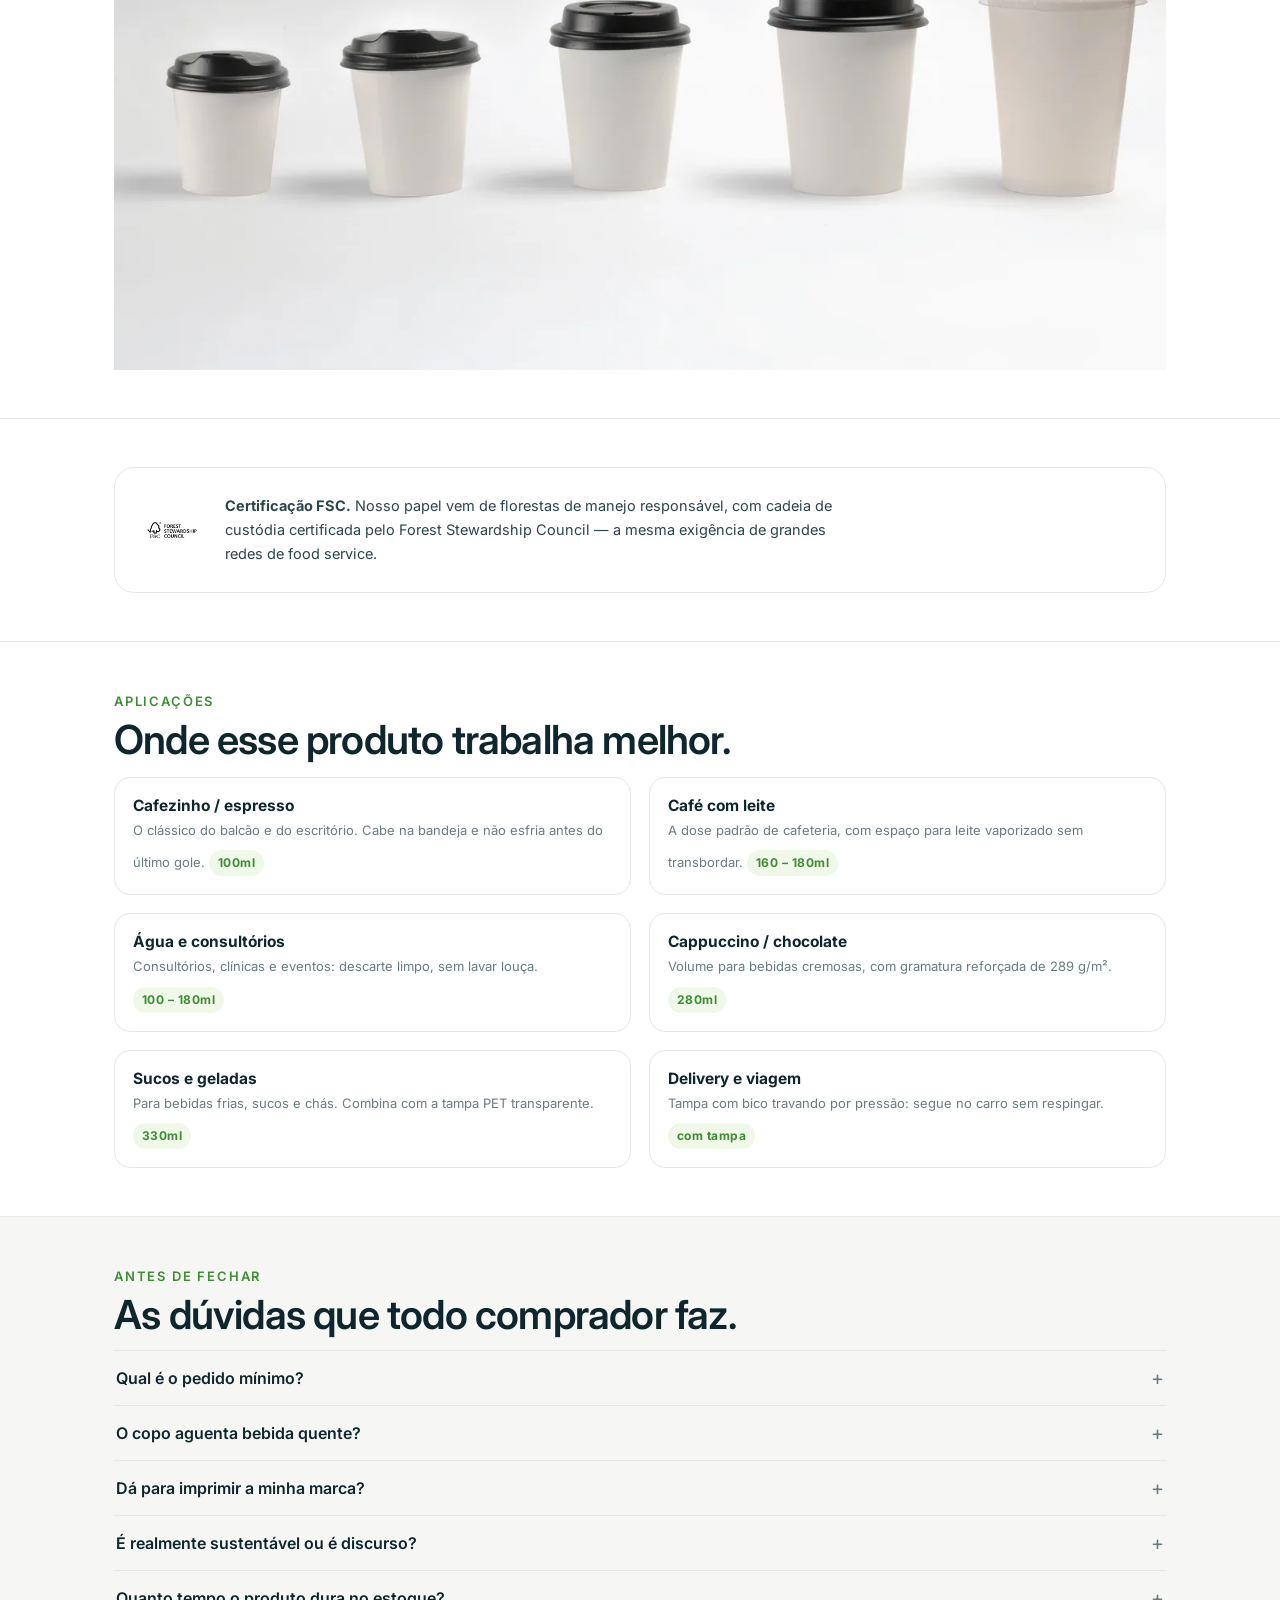
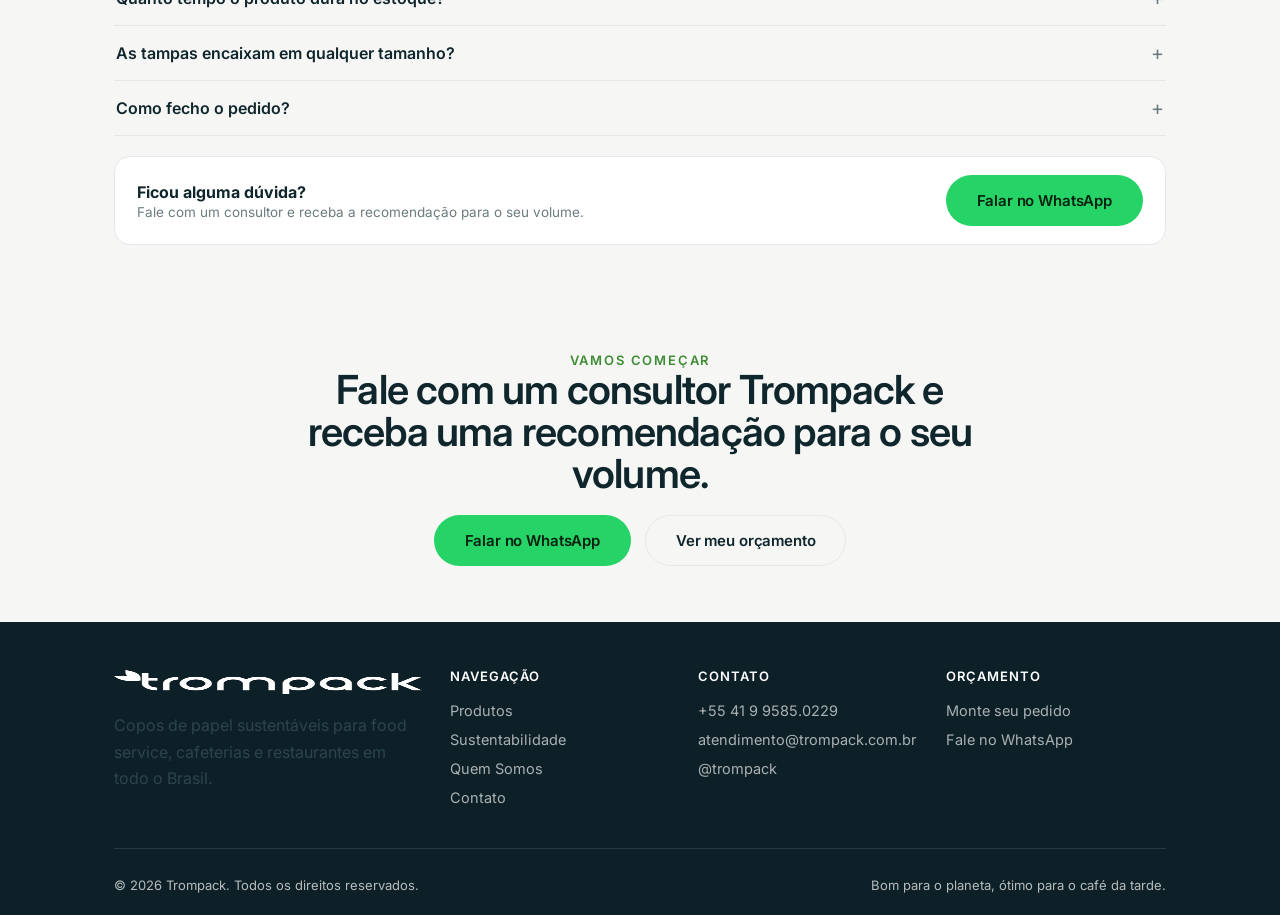
<file: produto-tampa-bico.html>
<!DOCTYPE html>
<html lang="pt-BR">
<head>
<meta charset="UTF-8">
<meta name="viewport" content="width=device-width, initial-scale=1.0">
<title>Tampa com Bico — Trompack</title>
<meta name="description" content="Tampa preta com bico para copos de papel Trompack. Encaixe firme para bebidas quentes, tamanhos de 100ml a 280ml.">
<link rel="icon" href="data:image/svg+xml,%3Csvg xmlns='http://www.w3.org/2000/svg' viewBox='0 0 100 100'%3E%3Ccircle cx='50' cy='50' r='48' fill='%236cb534'/%3E%3Cpath d='M50 20 Q70 30 65 55 Q40 60 35 40 Q40 20 50 20Z' fill='%239ed24f'/%3E%3C/svg%3E">
<link rel="preconnect" href="https://fonts.googleapis.com">
<link rel="preconnect" href="https://fonts.gstatic.com" crossorigin>
<link href="https://fonts.googleapis.com/css2?family=Inter:wght@400..700&display=swap" rel="stylesheet">
<link rel="stylesheet" href="css/style.css?v=58">
</head>
<body>

<nav class="nav">
  <div class="container">
    <a href="index.html" class="nav-logo"><img src="img/logo.png" alt="Trompack" width="1024" height="188"></a>
    <div class="nav-links">
      <a href="index.html">Início</a>
      <a href="produtos.html" class="active">Produtos</a>
      <a href="sustentabilidade.html">Sustentabilidade</a>
      <a href="quem-somos.html">Quem Somos</a>
      <a href="contato.html">Contato</a>
    </div>
    <div class="nav-right">
      <a href="carrinho.html" class="cart-btn" aria-label="Orçamento">
        <svg viewBox="0 0 24 24" fill="none" stroke="currentColor" stroke-width="1.8"><path d="M3 4h2l2.4 12.4a2 2 0 0 0 2 1.6h7.2a2 2 0 0 0 2-1.6L20 8H6"/><circle cx="9" cy="20" r="1"/><circle cx="17" cy="20" r="1"/></svg>
        <span class="cart-badge">0</span>
      </a>
      <a href="contato.html" class="btn btn-primary btn-sm">Fale Conosco</a>
      <button class="nav-toggle" aria-label="Menu"><span></span><span></span><span></span></button>
    </div>
  </div>
</nav>

<div class="mobile-panel">
  <a href="index.html">Início</a>
  <a href="produtos.html">Produtos</a>
  <a href="sustentabilidade.html">Sustentabilidade</a>
  <a href="quem-somos.html">Quem Somos</a>
  <a href="contato.html">Contato</a>
  <a href="carrinho.html">Orçamento</a>
</div>

<header class="product-hero">
  <div class="container product-hero-grid">
    <div>
      <div class="breadcrumb" data-reveal><a href="produtos.html">Produtos</a> <span>/</span> <span>Tampa com Bico</span></div>
      <span class="eyebrow" data-reveal>Para bebidas quentes</span>
      <h1 class="h2" data-reveal style="--d:80ms" >Encaixe firme e bico de abertura para o café que sai andando.</h1>
      <p class="lede" data-reveal style="--d:160ms">Tampa preta com travamento seguro e bico de abertura, feita para consumo em movimento sem respingos. Compatível com os copos Trompack de 100 a 280ml.</p>
      <div class="spec-list" data-reveal style="--d:240ms">
        <div><span>Material</span><span>Polipropileno (PP)</span></div>
        <div><span>Tamanhos</span><span>100, 160, 180 e 280ml</span></div>
        <div><span>Uso</span><span>Bebidas quentes</span></div>
        <div><span>Encaixe</span><span>Travamento por pressão</span></div>
      </div>
      <div class="hero-actions" data-reveal style="--d:300ms">
        <a href="#tamanhos" class="btn btn-primary">Escolher tamanhos</a>
        <a href="https://wa.me/5541995850229?text=Ol%C3%A1!%20Quero%20um%20or%C3%A7amento%20de%20tampas%20com%20bico%20Trompack." target="_blank" class="btn btn-whatsapp"><svg width="17" height="17" viewBox="0 0 24 24" fill="currentColor"><path d="M17.5 14.4c-.3-.1-1.7-.9-2-1-.3-.1-.5-.1-.7.1s-.7 1-.9 1.1c-.2.1-.3.2-.6 0-.3-.1-1.2-.4-2.3-1.4-.9-.8-1.4-1.7-1.6-2-.2-.3 0-.5.1-.6.1-.1.3-.3.4-.5.1-.1.2-.3.3-.4.1-.2 0-.4 0-.5-.1-.1-.7-1.6-.9-2.2-.2-.6-.5-.5-.7-.5h-.6c-.2 0-.5.1-.8.4-.3.3-1 1-1 2.4s1 2.8 1.2 3c.1.2 2 3.1 4.9 4.3.7.3 1.2.5 1.6.6.7.2 1.3.2 1.8.1.5-.1 1.7-.7 1.9-1.3.2-.6.2-1.2.2-1.3-.1-.1-.3-.2-.6-.3z"/><path d="M12 2a10 10 0 0 0-8.6 15L2 22l5.1-1.3A10 10 0 1 0 12 2zm0 18.2a8.2 8.2 0 0 1-4.2-1.1l-.3-.2-3 .8.8-2.9-.2-.3A8.2 8.2 0 1 1 12 20.2z"/></svg> Falar no WhatsApp</a>
      </div>
    </div>
    <div class="product-hero-visual" data-reveal="scale" style="--d:120ms" id="hero-visual"></div>
  </div>
</header>

<section class="section-tight">
  <div class="container">
    <div class="trust-strip" data-reveal>
      <div><b>FSC</b><span>Fibra de manejo responsável</span></div>
      <div><b>90&nbsp;°C</b><span>Bebida quente sem vazar</span></div>
      <div><b>1.500</b><span>Copos por caixa (30 × 50)</span></div>
      <div><b>Atóxico</b><span>Biodegradável e reciclável</span></div>
    </div>
  </div>
</section>

<section class="section-tight bg-alt" id="tamanhos">
  <div class="container">
    <div class="section-head" data-reveal>
      <span class="eyebrow">Escolha o tamanho</span>
      <h2 class="h2">Defina as quantidades e monte seu orçamento.</h2>
      <p class="lede">Some quantos tamanhos quiser — o orçamento fica salvo e você fecha tudo de uma vez pelo WhatsApp.</p>
    </div>
    <div class="size-grid" id="size-grid" data-reveal-group></div>
    <div class="cta-row" data-reveal style="margin-top:18px;">
      <div>
        <b>Já escolheu? Feche em minutos.</b>
        <span>Envie o orçamento pelo WhatsApp e receba a proposta no mesmo canal.</span>
      </div>
      <a href="carrinho.html" class="btn btn-primary">Revisar orçamento</a>
    </div>
    <p class="size-note" style="margin-top:22px;">Precisa de uma quantidade ou tamanho fora da lista? <a href="contato.html" style="color:var(--ink); font-weight:600; text-decoration:underline;">Fale com a gente</a>.</p>
  </div>
</section>

<section class="section-tight">
  <div class="container">
    <div class="grid-3" data-reveal-group>
      <div class="feature-card" data-reveal>
        <div class="feature-icon"><svg viewBox="0 0 24 24" fill="none" stroke="currentColor" stroke-width="1.8" stroke-linecap="round"><path d="M12 3l1.9 4.6L19 9l-4.1 3.1L16 17l-4-2.8L8 17l1.1-4.9L5 9l5.1-1.4L12 3z"/></svg></div>
        <h3>Vedação confiável</h3>
        <p>Travamento por pressão que segura firme no transporte e no delivery.</p>
      </div>
      <div class="feature-card" data-reveal style="--d:80ms">
        <div class="feature-icon"><svg viewBox="0 0 24 24" fill="none" stroke="currentColor" stroke-width="1.8" stroke-linecap="round"><path d="M6 8h12l-1.5 11h-9z"/><path d="M6 8h12"/></svg></div>
        <h3>Bico de abertura</h3>
        <p>Consumo direto pela tampa, sem precisar remover — ideal para quem bebe andando.</p>
      </div>
      <div class="feature-card" data-reveal style="--d:160ms">
        <div class="feature-icon"><svg viewBox="0 0 24 24" fill="none" stroke="currentColor" stroke-width="1.8" stroke-linecap="round"><path d="M4 4v16h16"/><path d="M8 15l3-4 3 3 5-6"/></svg></div>
        <h3>Padrão consistente</h3>
        <p>Mesmo diâmetro de encaixe em toda a linha, simplificando seu estoque.</p>
      </div>
    </div>
  </div>
</section>

<section class="section-tight">
  <div class="container">
    <div class="section-head" data-reveal>
      <span class="eyebrow">Ficha técnica</span>
      <h2 class="h2">Números do catálogo, sem arredondamento.</h2>
      <p class="lede">Dimensões, peso e gramatura de cada capacidade, direto do nosso catálogo de produtos 2026.</p>
    </div>
    <div id="spec-table" data-reveal></div>
    <div class="spec-list" id="spec-attrs" data-reveal style="--d:80ms; margin-top:36px;"></div>
  </div>
</section>

<section class="section-tight">
  <div class="container">
    <div class="section-head" data-reveal>
      <span class="eyebrow">Encaixe garantido</span>
      <h2 class="h2">Cada tampa foi desenhada para o seu copo.</h2>
      <p class="lede">Mesmo diâmetro de encaixe em toda a linha: você padroniza o estoque e nunca fica com tampa sobrando do tamanho errado.</p>
    </div>
    <div class="photo-band" data-reveal="scale">
      <img src="img/site/lids-lineup.webp" alt="Copos de papel Trompack com tampas encaixadas, todos os tamanhos"
           width="1300" height="722" loading="lazy" decoding="async">
    </div>
  </div>
</section>

<section class="section-tight">
  <div class="container">
    <div class="cert-row" data-reveal>
      <img src="img/site/fsc.webp" alt="Forest Stewardship Council" width="420" height="420" loading="lazy" decoding="async">
      <p><b>Certificação FSC.</b> Nosso papel vem de florestas de manejo responsável, com cadeia de custódia certificada pelo Forest Stewardship Council — a mesma exigência de grandes redes de food service.</p>
    </div>
  </div>
</section>

<section class="section-tight">
  <div class="container">
    <div class="section-head" data-reveal style="margin-bottom:16px;">
      <span class="eyebrow">Aplicações</span>
      <h2 class="h2">Onde esse produto trabalha melhor.</h2>
    </div>
    <div class="use-grid" id="useGrid" data-reveal></div>
  </div>
</section>

<section class="section-tight bg-alt">
  <div class="container">
    <div class="section-head" data-reveal style="margin-bottom:14px;">
      <span class="eyebrow">Antes de fechar</span>
      <h2 class="h2">As dúvidas que todo comprador faz.</h2>
    </div>
    <div class="faq" id="faqList" data-reveal></div>
    <div class="cta-row" data-reveal style="margin-top:20px; background:#fff;">
      <div>
        <b>Ficou alguma dúvida?</b>
        <span>Fale com um consultor e receba a recomendação para o seu volume.</span>
      </div>
      <a href="https://wa.me/5541995850229?text=Ol%C3%A1!%20Quero%20um%20or%C3%A7amento%20de%20tampas%20com%20bico%20Trompack." target="_blank" class="btn btn-whatsapp">Falar no WhatsApp</a>
    </div>
  </div>
</section>

<section class="cta-band bg-alt">
  <div class="container">
    <span class="eyebrow" data-reveal>Vamos começar</span>
    <h2 class="h2" data-reveal style="--d:80ms">Fale com um consultor Trompack e receba uma recomendação para o seu volume.</h2>
    <div class="cta-actions" data-reveal style="--d:160ms">
      <a href="https://wa.me/5541995850229?text=Ol%C3%A1!%20Quero%20um%20or%C3%A7amento%20de%20tampas%20com%20bico%20Trompack." target="_blank" class="btn btn-whatsapp">Falar no WhatsApp</a>
      <a href="carrinho.html" class="btn btn-ghost">Ver meu orçamento</a>
    </div>
  </div>
</section>

<footer class="footer">
  <div class="container">
    <div class="footer-top">
      <div class="footer-col footer-logo">
        <img src="img/logo.png" alt="Trompack" width="1024" height="188">
        <p>Copos de papel sustentáveis para food service, cafeterias e restaurantes em todo o Brasil.</p>
      </div>
      <div class="footer-col">
        <h4>Navegação</h4>
        <a href="produtos.html">Produtos</a>
        <a href="sustentabilidade.html">Sustentabilidade</a>
        <a href="quem-somos.html">Quem Somos</a>
        <a href="contato.html">Contato</a>
      </div>
      <div class="footer-col">
        <h4>Contato</h4>
        <span>+55 41 9 9585.0229</span>
        <span>atendimento@trompack.com.br</span>
        <a href="https://instagram.com/trompack" target="_blank">@trompack</a>
      </div>
      <div class="footer-col">
        <h4>Orçamento</h4>
        <a href="produtos.html">Monte seu pedido</a>
        <a href="https://wa.me/5541995850229" target="_blank">Fale no WhatsApp</a>
      </div>
    </div>
    <div class="footer-bottom">
      <span>© 2026 Trompack. Todos os direitos reservados.</span>
      <span>Bom para o planeta, ótimo para o café da tarde.</span>
    </div>
  </div>
</footer>

<div class="action-bar" id="actionBar">
  <div class="container">
    <div class="action-bar-copy">
      <b>Orçamento em minutos, fechado no WhatsApp</b>
      <span>Caixa de 1.500 un. · FSC · até 90 °C · 100 a 330ml</span>
    </div>
    <div class="action-bar-actions">
      <a href="produtos.html" class="btn btn-primary btn-sm">Montar orçamento</a>
      <a href="https://wa.me/5541995850229?text=Ol%C3%A1!%20Quero%20um%20or%C3%A7amento%20de%20copos%20Trompack." target="_blank" class="btn btn-whatsapp btn-sm">WhatsApp</a>
    </div>
  </div>
</div>

<a class="wa-fab" href="https://wa.me/5541995850229?text=Ol%C3%A1!%20Gostaria%20de%20falar%20sobre%20os%20produtos%20Trompack." target="_blank" aria-label="Fale no WhatsApp">
  <svg viewBox="0 0 24 24" fill="#06210f"><path d="M17.5 14.4c-.3-.1-1.7-.9-2-1-.3-.1-.5-.1-.7.1s-.7 1-.9 1.1c-.2.1-.3.2-.6 0-.3-.1-1.2-.4-2.3-1.4-.9-.8-1.4-1.7-1.6-2-.2-.3 0-.5.1-.6.1-.1.3-.3.4-.5.1-.1.2-.3.3-.4.1-.2 0-.4 0-.5-.1-.1-.7-1.6-.9-2.2-.2-.6-.5-.5-.7-.5h-.6c-.2 0-.5.1-.8.4-.3.3-1 1-1 2.4s1 2.8 1.2 3c.1.2 2 3.1 4.9 4.3.7.3 1.2.5 1.6.6.7.2 1.3.2 1.8.1.5-.1 1.7-.7 1.9-1.3.2-.6.2-1.2.2-1.3-.1-.1-.3-.2-.6-.3z"/><path d="M12 2a10 10 0 0 0-8.6 15L2 22l5.1-1.3A10 10 0 1 0 12 2zm0 18.2a8.2 8.2 0 0 1-4.2-1.1l-.3-.2-3 .8.8-2.9-.2-.3A8.2 8.2 0 1 1 12 20.2z"/></svg>
</a>

<script src="js/cart.js?v=58"></script>
<script>
  (function () {
    "use strict";
    const line = PRODUCT_LINES.find((l) => l.key === "bico");
    document.getElementById("hero-visual").innerHTML = linePhoto(line, false, true);
    renderSizeGrid(document.getElementById("size-grid"), lineProducts("bico"));
    renderUseCases(document.getElementById("useGrid"));
    renderFaq(document.getElementById("faqList"));
    renderSpecTable(document.getElementById("spec-table"), "bico");
    renderAttributes(document.getElementById("spec-attrs"), "bico");
  })();
</script>
<script src="js/main.js?v=58"></script>
</body>
</html>
</file>
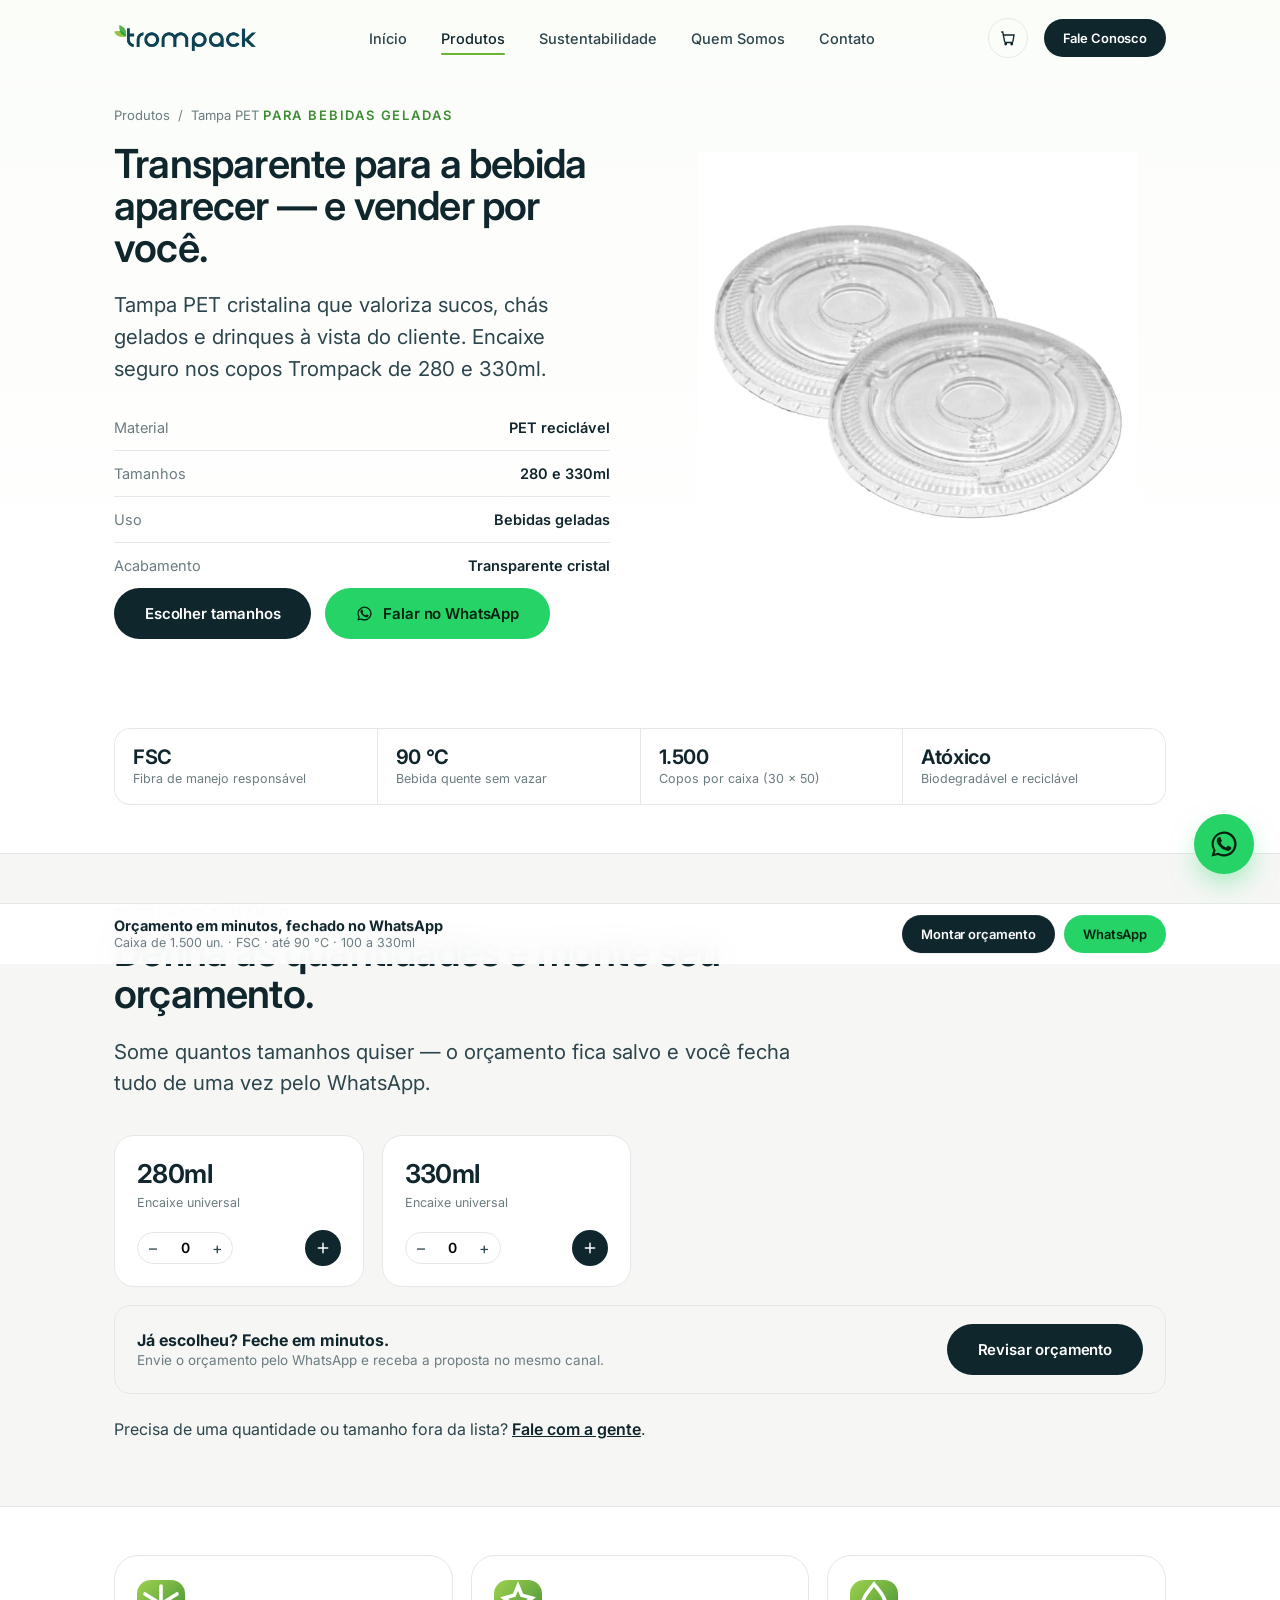
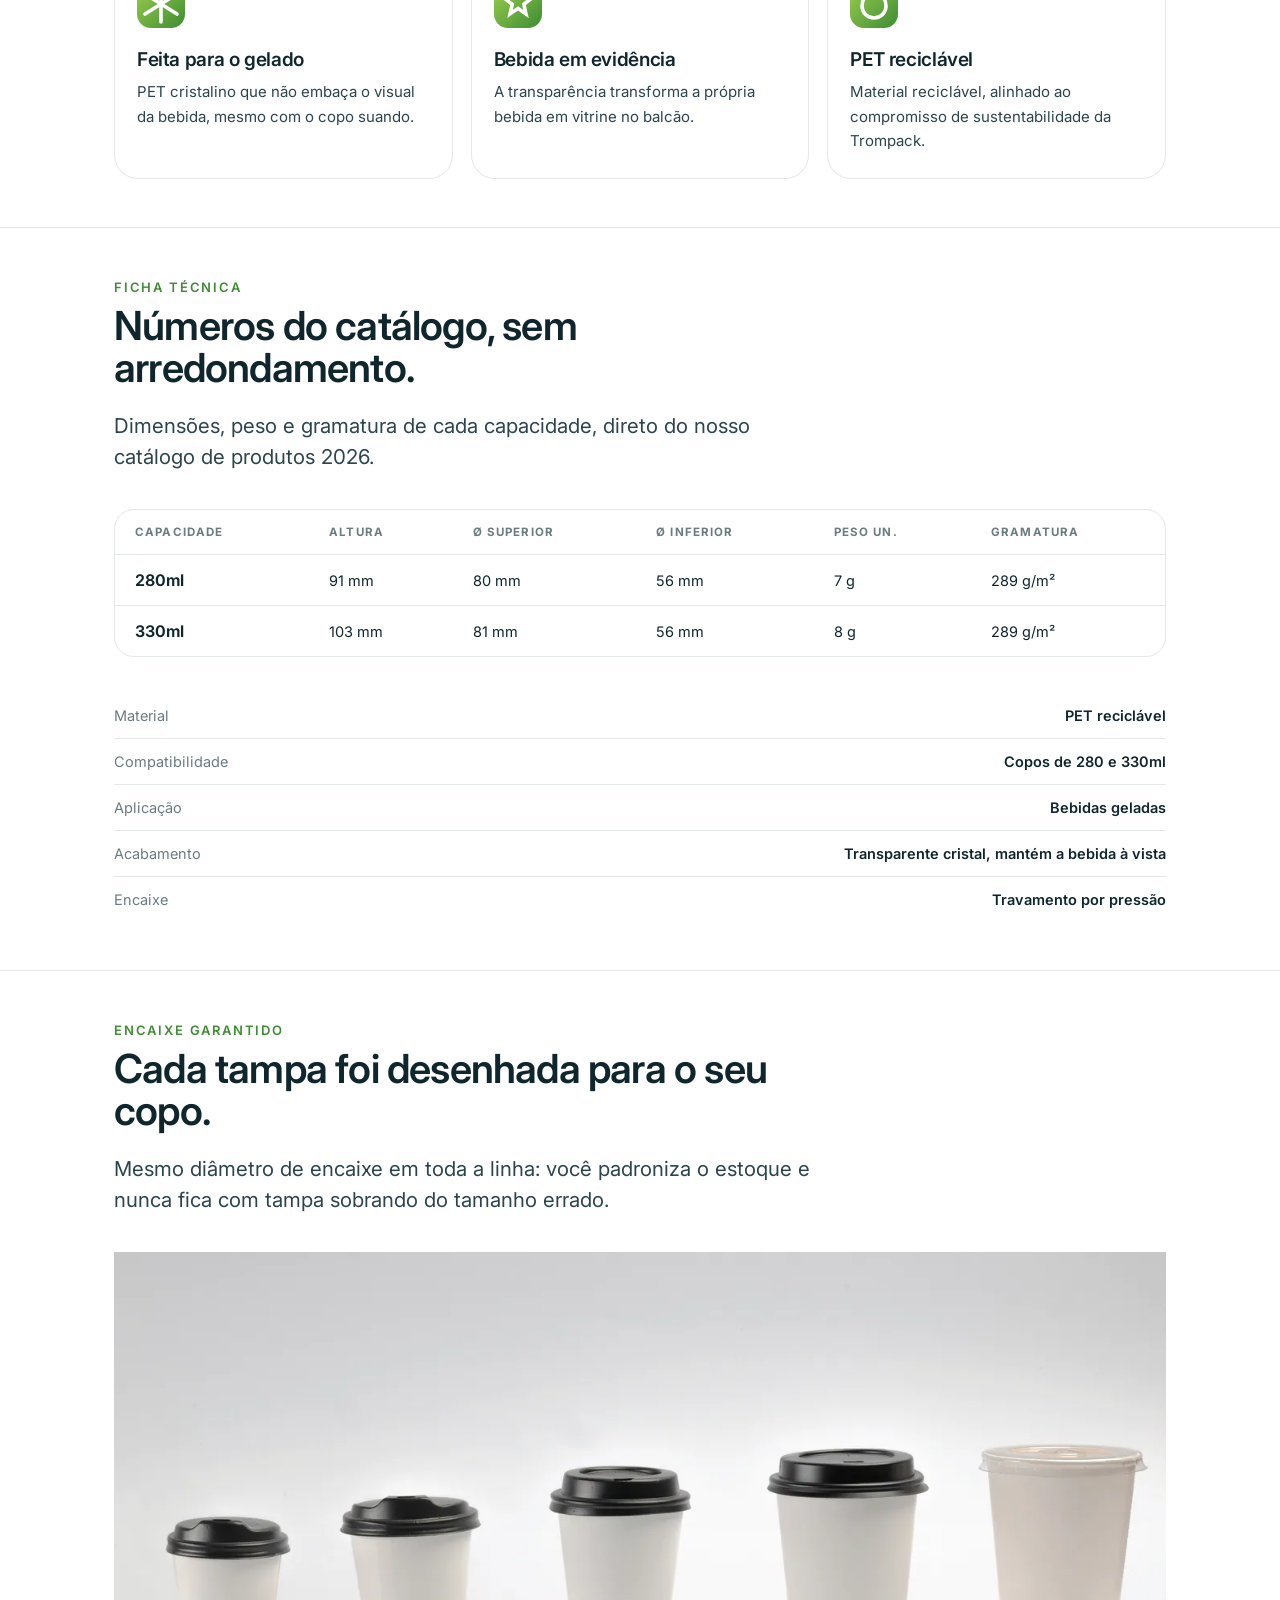
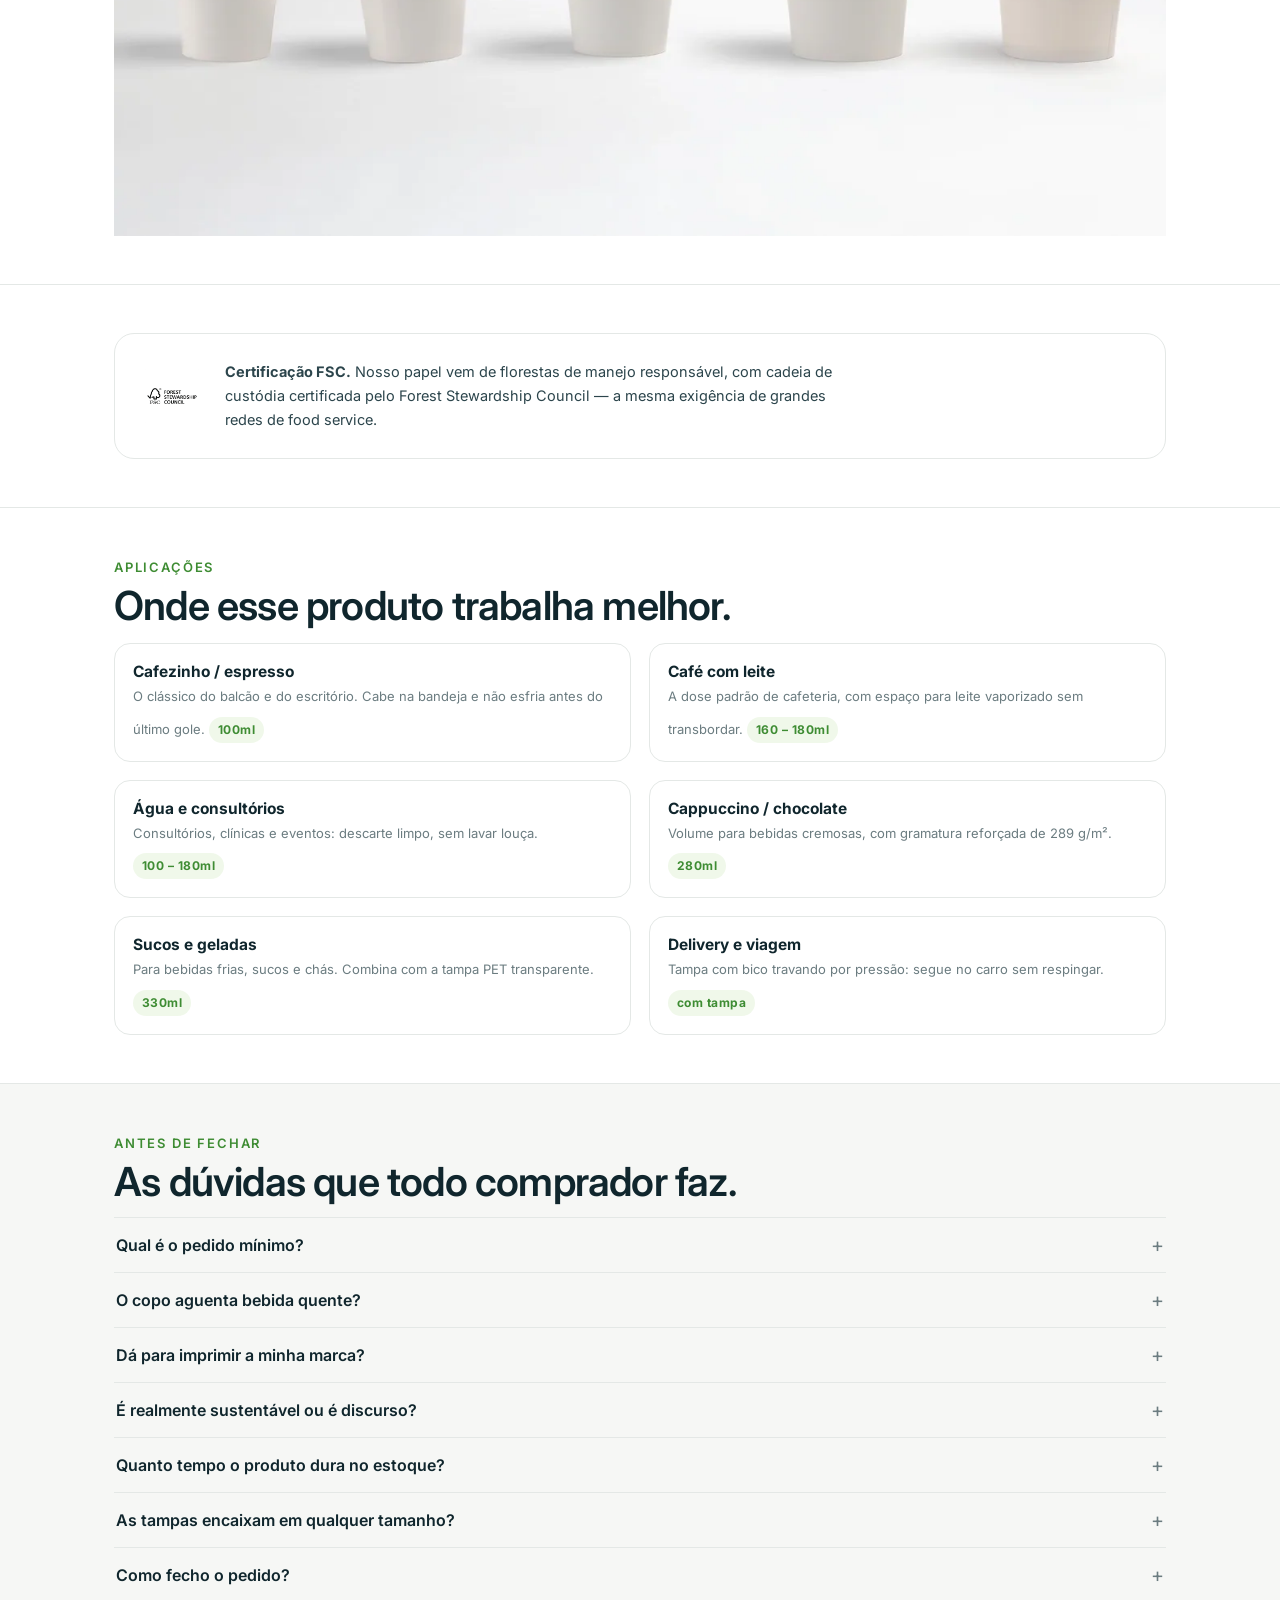
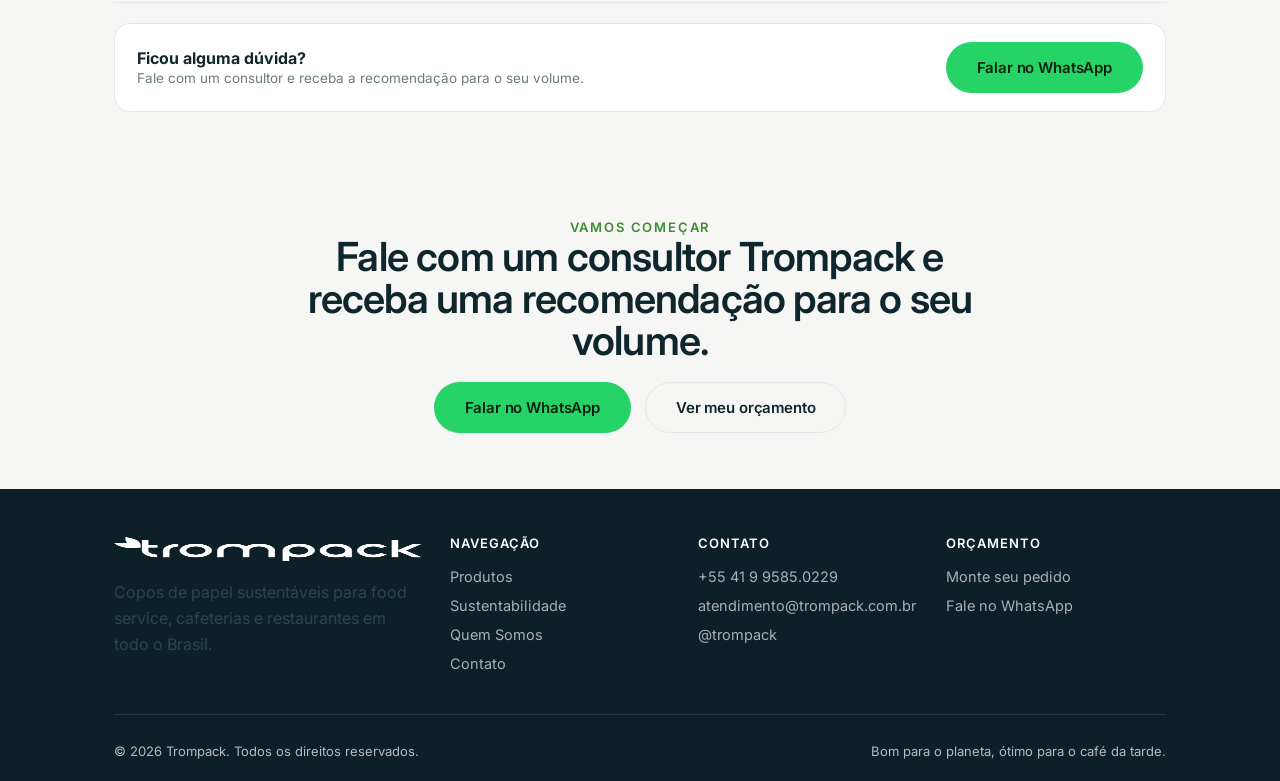
<file: produto-tampa-pet.html>
<!DOCTYPE html>
<html lang="pt-BR">
<head>
<meta charset="UTF-8">
<meta name="viewport" content="width=device-width, initial-scale=1.0">
<title>Tampa PET — Trompack</title>
<meta name="description" content="Tampa PET transparente para copos de papel Trompack. Ideal para bebidas geladas, tamanhos 280ml e 330ml.">
<link rel="icon" href="data:image/svg+xml,%3Csvg xmlns='http://www.w3.org/2000/svg' viewBox='0 0 100 100'%3E%3Ccircle cx='50' cy='50' r='48' fill='%236cb534'/%3E%3Cpath d='M50 20 Q70 30 65 55 Q40 60 35 40 Q40 20 50 20Z' fill='%239ed24f'/%3E%3C/svg%3E">
<link rel="preconnect" href="https://fonts.googleapis.com">
<link rel="preconnect" href="https://fonts.gstatic.com" crossorigin>
<link href="https://fonts.googleapis.com/css2?family=Inter:wght@400..700&display=swap" rel="stylesheet">
<link rel="stylesheet" href="css/style.css?v=58">
</head>
<body>

<nav class="nav">
  <div class="container">
    <a href="index.html" class="nav-logo"><img src="img/logo.png" alt="Trompack" width="1024" height="188"></a>
    <div class="nav-links">
      <a href="index.html">Início</a>
      <a href="produtos.html" class="active">Produtos</a>
      <a href="sustentabilidade.html">Sustentabilidade</a>
      <a href="quem-somos.html">Quem Somos</a>
      <a href="contato.html">Contato</a>
    </div>
    <div class="nav-right">
      <a href="carrinho.html" class="cart-btn" aria-label="Orçamento">
        <svg viewBox="0 0 24 24" fill="none" stroke="currentColor" stroke-width="1.8"><path d="M3 4h2l2.4 12.4a2 2 0 0 0 2 1.6h7.2a2 2 0 0 0 2-1.6L20 8H6"/><circle cx="9" cy="20" r="1"/><circle cx="17" cy="20" r="1"/></svg>
        <span class="cart-badge">0</span>
      </a>
      <a href="contato.html" class="btn btn-primary btn-sm">Fale Conosco</a>
      <button class="nav-toggle" aria-label="Menu"><span></span><span></span><span></span></button>
    </div>
  </div>
</nav>

<div class="mobile-panel">
  <a href="index.html">Início</a>
  <a href="produtos.html">Produtos</a>
  <a href="sustentabilidade.html">Sustentabilidade</a>
  <a href="quem-somos.html">Quem Somos</a>
  <a href="contato.html">Contato</a>
  <a href="carrinho.html">Orçamento</a>
</div>

<header class="product-hero">
  <div class="container product-hero-grid">
    <div>
      <div class="breadcrumb" data-reveal><a href="produtos.html">Produtos</a> <span>/</span> <span>Tampa PET</span></div>
      <span class="eyebrow" data-reveal>Para bebidas geladas</span>
      <h1 class="h2" data-reveal style="--d:80ms" >Transparente para a bebida aparecer — e vender por você.</h1>
      <p class="lede" data-reveal style="--d:160ms">Tampa PET cristalina que valoriza sucos, chás gelados e drinques à vista do cliente. Encaixe seguro nos copos Trompack de 280 e 330ml.</p>
      <div class="spec-list" data-reveal style="--d:240ms">
        <div><span>Material</span><span>PET reciclável</span></div>
        <div><span>Tamanhos</span><span>280 e 330ml</span></div>
        <div><span>Uso</span><span>Bebidas geladas</span></div>
        <div><span>Acabamento</span><span>Transparente cristal</span></div>
      </div>
      <div class="hero-actions" data-reveal style="--d:300ms">
        <a href="#tamanhos" class="btn btn-primary">Escolher tamanhos</a>
        <a href="https://wa.me/5541995850229?text=Ol%C3%A1!%20Quero%20um%20or%C3%A7amento%20de%20tampas%20PET%20Trompack." target="_blank" class="btn btn-whatsapp"><svg width="17" height="17" viewBox="0 0 24 24" fill="currentColor"><path d="M17.5 14.4c-.3-.1-1.7-.9-2-1-.3-.1-.5-.1-.7.1s-.7 1-.9 1.1c-.2.1-.3.2-.6 0-.3-.1-1.2-.4-2.3-1.4-.9-.8-1.4-1.7-1.6-2-.2-.3 0-.5.1-.6.1-.1.3-.3.4-.5.1-.1.2-.3.3-.4.1-.2 0-.4 0-.5-.1-.1-.7-1.6-.9-2.2-.2-.6-.5-.5-.7-.5h-.6c-.2 0-.5.1-.8.4-.3.3-1 1-1 2.4s1 2.8 1.2 3c.1.2 2 3.1 4.9 4.3.7.3 1.2.5 1.6.6.7.2 1.3.2 1.8.1.5-.1 1.7-.7 1.9-1.3.2-.6.2-1.2.2-1.3-.1-.1-.3-.2-.6-.3z"/><path d="M12 2a10 10 0 0 0-8.6 15L2 22l5.1-1.3A10 10 0 1 0 12 2zm0 18.2a8.2 8.2 0 0 1-4.2-1.1l-.3-.2-3 .8.8-2.9-.2-.3A8.2 8.2 0 1 1 12 20.2z"/></svg> Falar no WhatsApp</a>
      </div>
    </div>
    <div class="product-hero-visual" data-reveal="scale" style="--d:120ms" id="hero-visual"></div>
  </div>
</header>

<section class="section-tight">
  <div class="container">
    <div class="trust-strip" data-reveal>
      <div><b>FSC</b><span>Fibra de manejo responsável</span></div>
      <div><b>90&nbsp;°C</b><span>Bebida quente sem vazar</span></div>
      <div><b>1.500</b><span>Copos por caixa (30 × 50)</span></div>
      <div><b>Atóxico</b><span>Biodegradável e reciclável</span></div>
    </div>
  </div>
</section>

<section class="section-tight bg-alt" id="tamanhos">
  <div class="container">
    <div class="section-head" data-reveal>
      <span class="eyebrow">Escolha o tamanho</span>
      <h2 class="h2">Defina as quantidades e monte seu orçamento.</h2>
      <p class="lede">Some quantos tamanhos quiser — o orçamento fica salvo e você fecha tudo de uma vez pelo WhatsApp.</p>
    </div>
    <div class="size-grid" id="size-grid" data-reveal-group></div>
    <div class="cta-row" data-reveal style="margin-top:18px;">
      <div>
        <b>Já escolheu? Feche em minutos.</b>
        <span>Envie o orçamento pelo WhatsApp e receba a proposta no mesmo canal.</span>
      </div>
      <a href="carrinho.html" class="btn btn-primary">Revisar orçamento</a>
    </div>
    <p class="size-note" style="margin-top:22px;">Precisa de uma quantidade ou tamanho fora da lista? <a href="contato.html" style="color:var(--ink); font-weight:600; text-decoration:underline;">Fale com a gente</a>.</p>
  </div>
</section>

<section class="section-tight">
  <div class="container">
    <div class="grid-3" data-reveal-group>
      <div class="feature-card" data-reveal>
        <div class="feature-icon"><svg viewBox="0 0 24 24" fill="none" stroke="currentColor" stroke-width="1.8" stroke-linecap="round"><path d="M12 3v18M4 7l16 10M20 7L4 17"/></svg></div>
        <h3>Feita para o gelado</h3>
        <p>PET cristalino que não embaça o visual da bebida, mesmo com o copo suando.</p>
      </div>
      <div class="feature-card" data-reveal style="--d:80ms">
        <div class="feature-icon"><svg viewBox="0 0 24 24" fill="none" stroke="currentColor" stroke-width="1.8" stroke-linecap="round"><path d="M12 3l1.9 4.6L19 9l-4.1 3.1L16 17l-4-2.8L8 17l1.1-4.9L5 9l5.1-1.4L12 3z"/></svg></div>
        <h3>Bebida em evidência</h3>
        <p>A transparência transforma a própria bebida em vitrine no balcão.</p>
      </div>
      <div class="feature-card" data-reveal style="--d:160ms">
        <div class="feature-icon"><svg viewBox="0 0 24 24" fill="none" stroke="currentColor" stroke-width="1.8" stroke-linecap="round"><path d="M12 2C9 6 6 9 6 13a6 6 0 0 0 12 0c0-4-3-7-6-11z"/></svg></div>
        <h3>PET reciclável</h3>
        <p>Material reciclável, alinhado ao compromisso de sustentabilidade da Trompack.</p>
      </div>
    </div>
  </div>
</section>

<section class="section-tight">
  <div class="container">
    <div class="section-head" data-reveal>
      <span class="eyebrow">Ficha técnica</span>
      <h2 class="h2">Números do catálogo, sem arredondamento.</h2>
      <p class="lede">Dimensões, peso e gramatura de cada capacidade, direto do nosso catálogo de produtos 2026.</p>
    </div>
    <div id="spec-table" data-reveal></div>
    <div class="spec-list" id="spec-attrs" data-reveal style="--d:80ms; margin-top:36px;"></div>
  </div>
</section>

<section class="section-tight">
  <div class="container">
    <div class="section-head" data-reveal>
      <span class="eyebrow">Encaixe garantido</span>
      <h2 class="h2">Cada tampa foi desenhada para o seu copo.</h2>
      <p class="lede">Mesmo diâmetro de encaixe em toda a linha: você padroniza o estoque e nunca fica com tampa sobrando do tamanho errado.</p>
    </div>
    <div class="photo-band" data-reveal="scale">
      <img src="img/site/lids-lineup.webp" alt="Copos de papel Trompack com tampas encaixadas, todos os tamanhos"
           width="1300" height="722" loading="lazy" decoding="async">
    </div>
  </div>
</section>

<section class="section-tight">
  <div class="container">
    <div class="cert-row" data-reveal>
      <img src="img/site/fsc.webp" alt="Forest Stewardship Council" width="420" height="420" loading="lazy" decoding="async">
      <p><b>Certificação FSC.</b> Nosso papel vem de florestas de manejo responsável, com cadeia de custódia certificada pelo Forest Stewardship Council — a mesma exigência de grandes redes de food service.</p>
    </div>
  </div>
</section>

<section class="section-tight">
  <div class="container">
    <div class="section-head" data-reveal style="margin-bottom:16px;">
      <span class="eyebrow">Aplicações</span>
      <h2 class="h2">Onde esse produto trabalha melhor.</h2>
    </div>
    <div class="use-grid" id="useGrid" data-reveal></div>
  </div>
</section>

<section class="section-tight bg-alt">
  <div class="container">
    <div class="section-head" data-reveal style="margin-bottom:14px;">
      <span class="eyebrow">Antes de fechar</span>
      <h2 class="h2">As dúvidas que todo comprador faz.</h2>
    </div>
    <div class="faq" id="faqList" data-reveal></div>
    <div class="cta-row" data-reveal style="margin-top:20px; background:#fff;">
      <div>
        <b>Ficou alguma dúvida?</b>
        <span>Fale com um consultor e receba a recomendação para o seu volume.</span>
      </div>
      <a href="https://wa.me/5541995850229?text=Ol%C3%A1!%20Quero%20um%20or%C3%A7amento%20de%20tampas%20PET%20Trompack." target="_blank" class="btn btn-whatsapp">Falar no WhatsApp</a>
    </div>
  </div>
</section>

<section class="cta-band bg-alt">
  <div class="container">
    <span class="eyebrow" data-reveal>Vamos começar</span>
    <h2 class="h2" data-reveal style="--d:80ms">Fale com um consultor Trompack e receba uma recomendação para o seu volume.</h2>
    <div class="cta-actions" data-reveal style="--d:160ms">
      <a href="https://wa.me/5541995850229?text=Ol%C3%A1!%20Quero%20um%20or%C3%A7amento%20de%20tampas%20PET%20Trompack." target="_blank" class="btn btn-whatsapp">Falar no WhatsApp</a>
      <a href="carrinho.html" class="btn btn-ghost">Ver meu orçamento</a>
    </div>
  </div>
</section>

<footer class="footer">
  <div class="container">
    <div class="footer-top">
      <div class="footer-col footer-logo">
        <img src="img/logo.png" alt="Trompack" width="1024" height="188">
        <p>Copos de papel sustentáveis para food service, cafeterias e restaurantes em todo o Brasil.</p>
      </div>
      <div class="footer-col">
        <h4>Navegação</h4>
        <a href="produtos.html">Produtos</a>
        <a href="sustentabilidade.html">Sustentabilidade</a>
        <a href="quem-somos.html">Quem Somos</a>
        <a href="contato.html">Contato</a>
      </div>
      <div class="footer-col">
        <h4>Contato</h4>
        <span>+55 41 9 9585.0229</span>
        <span>atendimento@trompack.com.br</span>
        <a href="https://instagram.com/trompack" target="_blank">@trompack</a>
      </div>
      <div class="footer-col">
        <h4>Orçamento</h4>
        <a href="produtos.html">Monte seu pedido</a>
        <a href="https://wa.me/5541995850229" target="_blank">Fale no WhatsApp</a>
      </div>
    </div>
    <div class="footer-bottom">
      <span>© 2026 Trompack. Todos os direitos reservados.</span>
      <span>Bom para o planeta, ótimo para o café da tarde.</span>
    </div>
  </div>
</footer>

<div class="action-bar" id="actionBar">
  <div class="container">
    <div class="action-bar-copy">
      <b>Orçamento em minutos, fechado no WhatsApp</b>
      <span>Caixa de 1.500 un. · FSC · até 90 °C · 100 a 330ml</span>
    </div>
    <div class="action-bar-actions">
      <a href="produtos.html" class="btn btn-primary btn-sm">Montar orçamento</a>
      <a href="https://wa.me/5541995850229?text=Ol%C3%A1!%20Quero%20um%20or%C3%A7amento%20de%20copos%20Trompack." target="_blank" class="btn btn-whatsapp btn-sm">WhatsApp</a>
    </div>
  </div>
</div>

<a class="wa-fab" href="https://wa.me/5541995850229?text=Ol%C3%A1!%20Gostaria%20de%20falar%20sobre%20os%20produtos%20Trompack." target="_blank" aria-label="Fale no WhatsApp">
  <svg viewBox="0 0 24 24" fill="#06210f"><path d="M17.5 14.4c-.3-.1-1.7-.9-2-1-.3-.1-.5-.1-.7.1s-.7 1-.9 1.1c-.2.1-.3.2-.6 0-.3-.1-1.2-.4-2.3-1.4-.9-.8-1.4-1.7-1.6-2-.2-.3 0-.5.1-.6.1-.1.3-.3.4-.5.1-.1.2-.3.3-.4.1-.2 0-.4 0-.5-.1-.1-.7-1.6-.9-2.2-.2-.6-.5-.5-.7-.5h-.6c-.2 0-.5.1-.8.4-.3.3-1 1-1 2.4s1 2.8 1.2 3c.1.2 2 3.1 4.9 4.3.7.3 1.2.5 1.6.6.7.2 1.3.2 1.8.1.5-.1 1.7-.7 1.9-1.3.2-.6.2-1.2.2-1.3-.1-.1-.3-.2-.6-.3z"/><path d="M12 2a10 10 0 0 0-8.6 15L2 22l5.1-1.3A10 10 0 1 0 12 2zm0 18.2a8.2 8.2 0 0 1-4.2-1.1l-.3-.2-3 .8.8-2.9-.2-.3A8.2 8.2 0 1 1 12 20.2z"/></svg>
</a>

<script src="js/cart.js?v=58"></script>
<script>
  (function () {
    "use strict";
    const line = PRODUCT_LINES.find((l) => l.key === "pet");
    document.getElementById("hero-visual").innerHTML = linePhoto(line, false, true);
    renderSizeGrid(document.getElementById("size-grid"), lineProducts("pet"));
    renderUseCases(document.getElementById("useGrid"));
    renderFaq(document.getElementById("faqList"));
    renderSpecTable(document.getElementById("spec-table"), "pet");
    renderAttributes(document.getElementById("spec-attrs"), "pet");
  })();
</script>
<script src="js/main.js?v=58"></script>
</body>
</html>
</file>
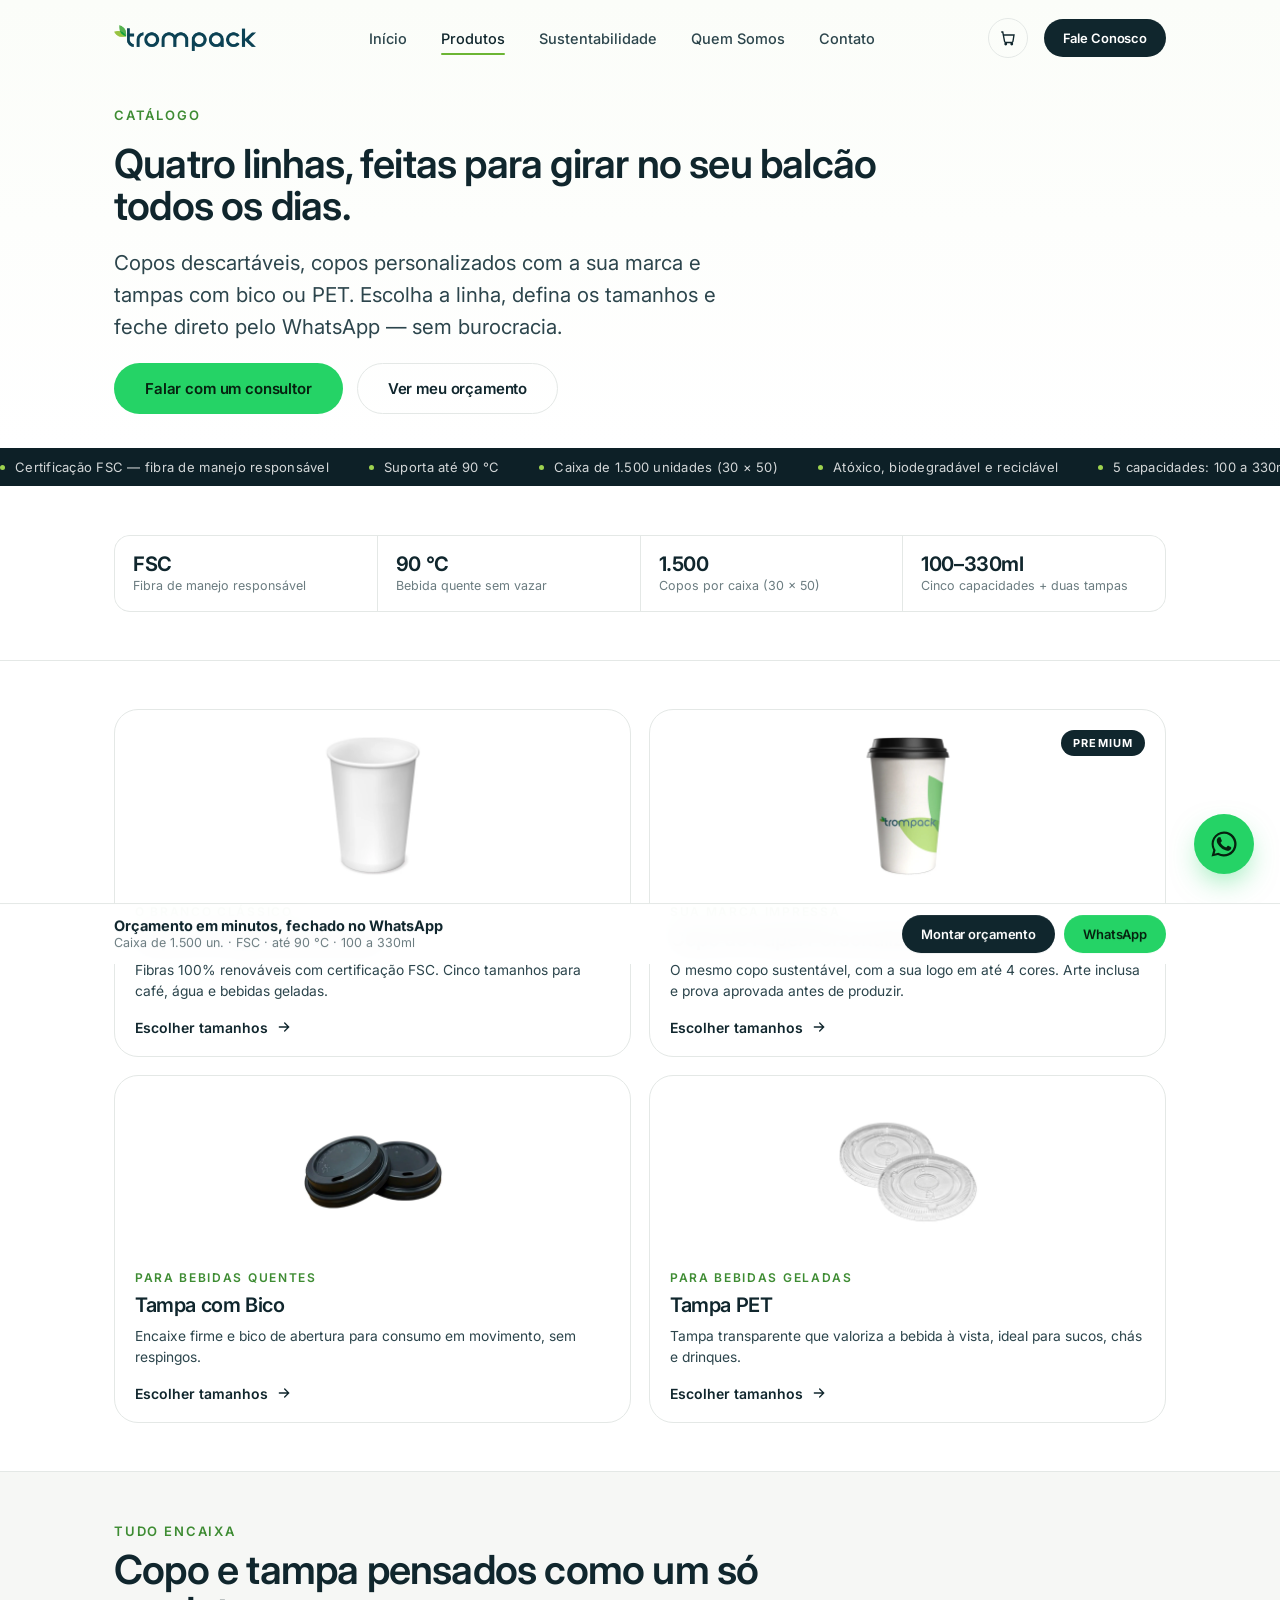
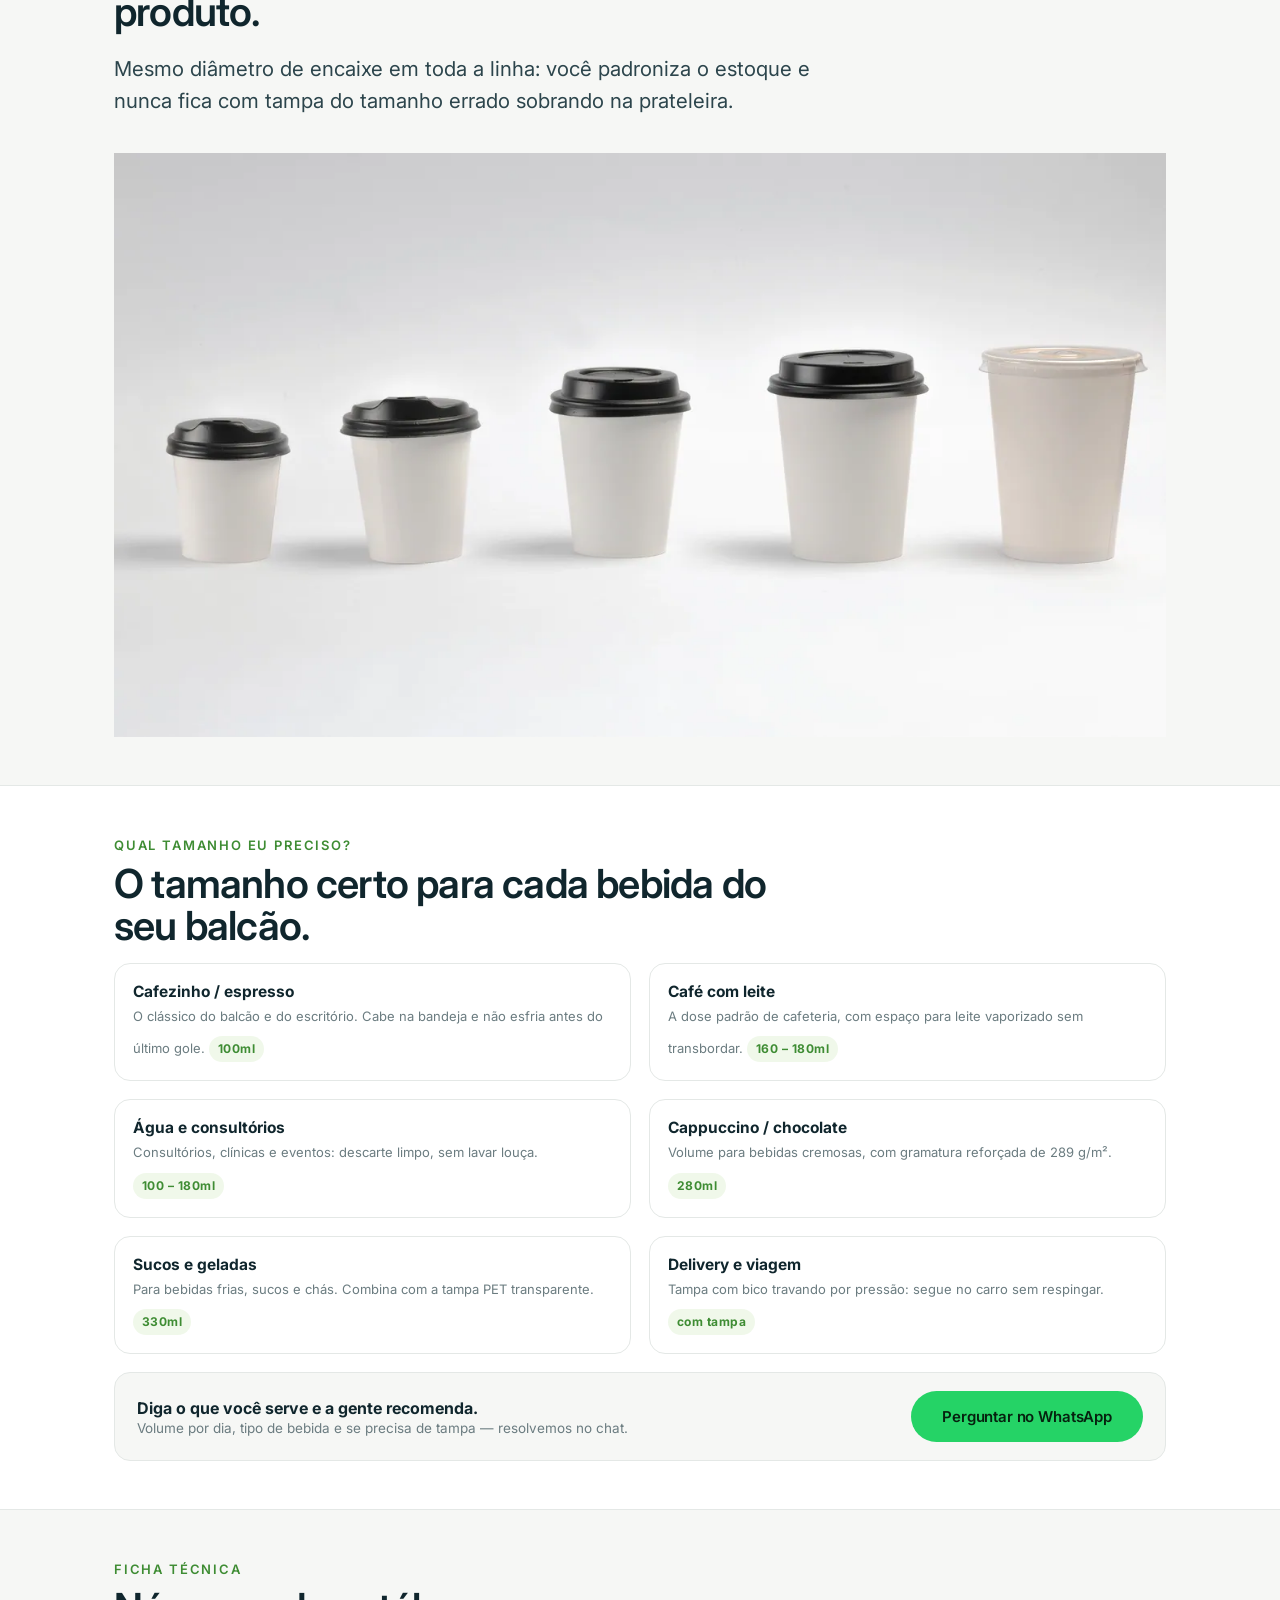
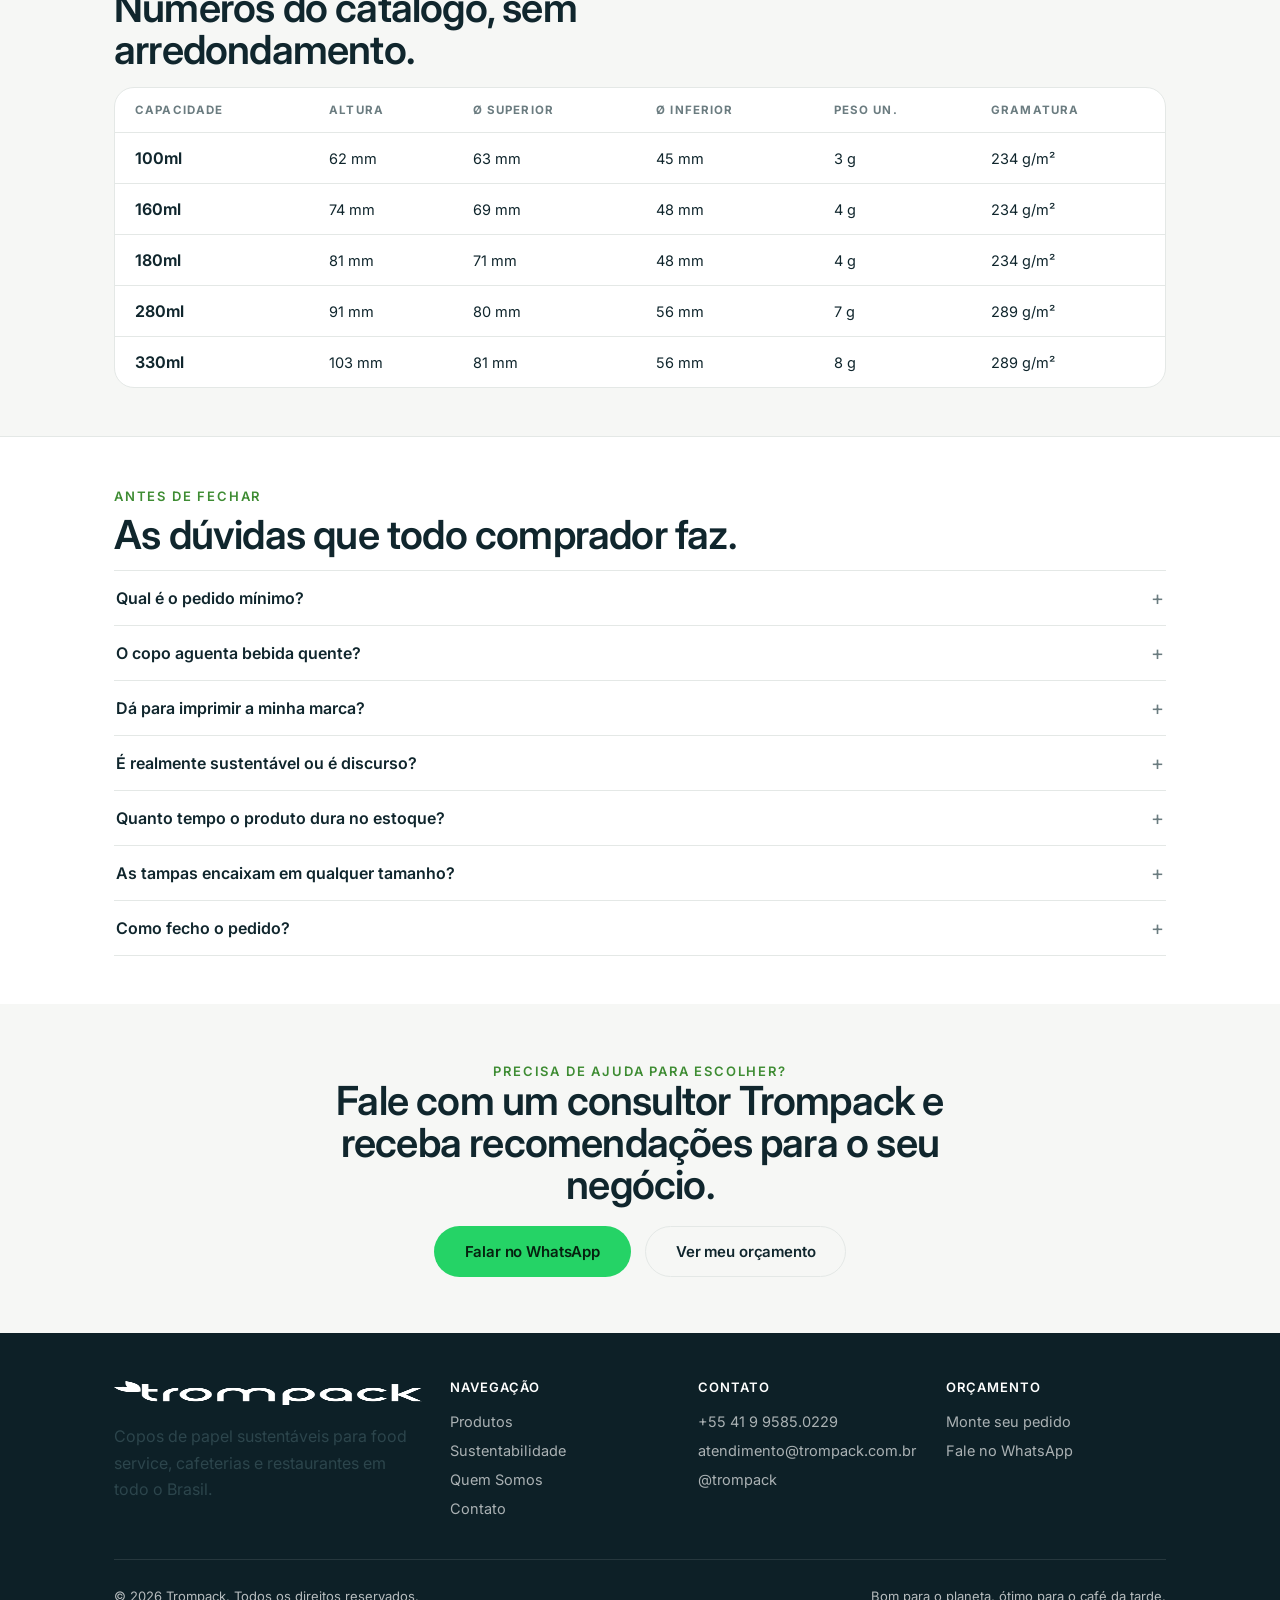
<file: produtos.html>
<!DOCTYPE html>
<html lang="pt-BR">
<head>
<meta charset="UTF-8">
<meta name="viewport" content="width=device-width, initial-scale=1.0">
<title>Produtos — Trompack</title>
<meta name="description" content="Copos de papel descartáveis, personalizados e tampas Trompack. Monte seu orçamento e feche pelo WhatsApp.">
<link rel="icon" href="data:image/svg+xml,%3Csvg xmlns='http://www.w3.org/2000/svg' viewBox='0 0 100 100'%3E%3Ccircle cx='50' cy='50' r='48' fill='%236cb534'/%3E%3Cpath d='M50 20 Q70 30 65 55 Q40 60 35 40 Q40 20 50 20Z' fill='%239ed24f'/%3E%3C/svg%3E">
<link rel="preconnect" href="https://fonts.googleapis.com">
<link rel="preconnect" href="https://fonts.gstatic.com" crossorigin>
<link href="https://fonts.googleapis.com/css2?family=Inter:wght@400..700&display=swap" rel="stylesheet">
<link rel="stylesheet" href="css/style.css?v=58">
</head>
<body>

<nav class="nav">
  <div class="container">
    <a href="index.html" class="nav-logo"><img src="img/logo.png" alt="Trompack" width="1024" height="188"></a>
    <div class="nav-links">
      <a href="index.html">Início</a>
      <a href="produtos.html">Produtos</a>
      <a href="sustentabilidade.html">Sustentabilidade</a>
      <a href="quem-somos.html">Quem Somos</a>
      <a href="contato.html">Contato</a>
    </div>
    <div class="nav-right">
      <a href="carrinho.html" class="cart-btn" aria-label="Orçamento">
        <svg viewBox="0 0 24 24" fill="none" stroke="currentColor" stroke-width="1.8"><path d="M3 4h2l2.4 12.4a2 2 0 0 0 2 1.6h7.2a2 2 0 0 0 2-1.6L20 8H6"/><circle cx="9" cy="20" r="1"/><circle cx="17" cy="20" r="1"/></svg>
        <span class="cart-badge">0</span>
      </a>
      <a href="contato.html" class="btn btn-primary btn-sm">Fale Conosco</a>
      <button class="nav-toggle" aria-label="Menu"><span></span><span></span><span></span></button>
    </div>
  </div>
</nav>

<div class="mobile-panel">
  <a href="index.html">Início</a>
  <a href="produtos.html">Produtos</a>
  <a href="sustentabilidade.html">Sustentabilidade</a>
  <a href="quem-somos.html">Quem Somos</a>
  <a href="contato.html">Contato</a>
  <a href="carrinho.html">Orçamento</a>
</div>

<header class="page-hero">
  <div class="container">
    <span class="eyebrow" data-reveal>Catálogo</span>
    <h1 class="h2" data-reveal style="--d:80ms">Quatro linhas, feitas para girar no seu balcão todos os dias.</h1>
    <p class="lede" data-reveal style="--d:160ms">Copos descartáveis, copos personalizados com a sua marca e tampas com bico ou PET. Escolha a linha, defina os tamanhos e feche direto pelo WhatsApp — sem burocracia.</p>
    <div class="hero-actions" data-reveal style="--d:240ms">
      <a href="https://wa.me/5541995850229?text=Ol%C3%A1!%20Preciso%20de%20ajuda%20para%20escolher%20produtos%20Trompack." target="_blank" class="btn btn-whatsapp">Falar com um consultor</a>
      <a href="carrinho.html" class="btn btn-ghost">Ver meu orçamento</a>
    </div>
  </div>
</header>

<div class="fact-bar">
  <div class="fact-bar-track" id="factTrack"></div>
</div>

<section class="section-tight">
  <div class="container">
    <div class="trust-strip" data-reveal>
      <div><b>FSC</b><span>Fibra de manejo responsável</span></div>
      <div><b>90&nbsp;°C</b><span>Bebida quente sem vazar</span></div>
      <div><b>1.500</b><span>Copos por caixa (30 × 50)</span></div>
      <div><b>100–330ml</b><span>Cinco capacidades + duas tampas</span></div>
    </div>
  </div>
</section>

<section class="section-tight">
  <div class="container">
    <div class="line-grid" id="line-grid" data-reveal-group></div>
  </div>
</section>

<section class="section-tight bg-alt">
  <div class="container">
    <div class="section-head" data-reveal>
      <span class="eyebrow">Tudo encaixa</span>
      <h2 class="h2">Copo e tampa pensados como um só produto.</h2>
      <p class="lede">Mesmo diâmetro de encaixe em toda a linha: você padroniza o estoque e nunca fica com tampa do tamanho errado sobrando na prateleira.</p>
    </div>
    <div class="photo-band" data-reveal="scale">
      <img src="img/site/lids-lineup.webp" alt="Copos de papel Trompack com tampas encaixadas, todos os tamanhos"
           width="1300" height="722" loading="lazy" decoding="async">
    </div>
  </div>
</section>

<section class="section-tight">
  <div class="container">
    <div class="section-head" data-reveal style="margin-bottom:16px;">
      <span class="eyebrow">Qual tamanho eu preciso?</span>
      <h2 class="h2">O tamanho certo para cada bebida do seu balcão.</h2>
    </div>
    <div class="use-grid" id="useGrid" data-reveal></div>
    <div class="cta-row" data-reveal style="margin-top:18px;">
      <div>
        <b>Diga o que você serve e a gente recomenda.</b>
        <span>Volume por dia, tipo de bebida e se precisa de tampa — resolvemos no chat.</span>
      </div>
      <a href="https://wa.me/5541995850229?text=Ol%C3%A1!%20Quero%20ajuda%20para%20escolher%20o%20tamanho%20do%20copo." target="_blank" class="btn btn-whatsapp">Perguntar no WhatsApp</a>
    </div>
  </div>
</section>

<section class="section-tight bg-alt">
  <div class="container">
    <div class="section-head" data-reveal style="margin-bottom:16px;">
      <span class="eyebrow">Ficha técnica</span>
      <h2 class="h2">Números do catálogo, sem arredondamento.</h2>
    </div>
    <div id="specTable" data-reveal></div>
  </div>
</section>

<section class="section-tight">
  <div class="container">
    <div class="section-head" data-reveal style="margin-bottom:14px;">
      <span class="eyebrow">Antes de fechar</span>
      <h2 class="h2">As dúvidas que todo comprador faz.</h2>
    </div>
    <div class="faq" id="faqList" data-reveal></div>
  </div>
</section>

<section class="cta-band bg-alt">
  <div class="container">
    <span class="eyebrow" data-reveal>Precisa de ajuda para escolher?</span>
    <h2 class="h2" data-reveal style="--d:80ms">Fale com um consultor Trompack e receba recomendações para o seu negócio.</h2>
    <div class="cta-actions" data-reveal style="--d:160ms">
      <a href="https://wa.me/5541995850229?text=Ol%C3%A1!%20Preciso%20de%20ajuda%20para%20escolher%20produtos%20Trompack." target="_blank" class="btn btn-whatsapp">Falar no WhatsApp</a>
      <a href="carrinho.html" class="btn btn-ghost">Ver meu orçamento</a>
    </div>
  </div>
</section>

<footer class="footer">
  <div class="container">
    <div class="footer-top">
      <div class="footer-col footer-logo">
        <img src="img/logo.png" alt="Trompack" width="1024" height="188">
        <p>Copos de papel sustentáveis para food service, cafeterias e restaurantes em todo o Brasil.</p>
      </div>
      <div class="footer-col">
        <h4>Navegação</h4>
        <a href="produtos.html">Produtos</a>
        <a href="sustentabilidade.html">Sustentabilidade</a>
        <a href="quem-somos.html">Quem Somos</a>
        <a href="contato.html">Contato</a>
      </div>
      <div class="footer-col">
        <h4>Contato</h4>
        <span>+55 41 9 9585.0229</span>
        <span>atendimento@trompack.com.br</span>
        <a href="https://instagram.com/trompack" target="_blank">@trompack</a>
      </div>
      <div class="footer-col">
        <h4>Orçamento</h4>
        <a href="produtos.html">Monte seu pedido</a>
        <a href="https://wa.me/5541995850229" target="_blank">Fale no WhatsApp</a>
      </div>
    </div>
    <div class="footer-bottom">
      <span>© 2026 Trompack. Todos os direitos reservados.</span>
      <span>Bom para o planeta, ótimo para o café da tarde.</span>
    </div>
  </div>
</footer>

<div class="action-bar" id="actionBar">
  <div class="container">
    <div class="action-bar-copy">
      <b>Orçamento em minutos, fechado no WhatsApp</b>
      <span>Caixa de 1.500 un. · FSC · até 90 °C · 100 a 330ml</span>
    </div>
    <div class="action-bar-actions">
      <a href="produtos.html" class="btn btn-primary btn-sm">Montar orçamento</a>
      <a href="https://wa.me/5541995850229?text=Ol%C3%A1!%20Quero%20um%20or%C3%A7amento%20de%20copos%20Trompack." target="_blank" class="btn btn-whatsapp btn-sm">WhatsApp</a>
    </div>
  </div>
</div>

<a class="wa-fab" href="https://wa.me/5541995850229?text=Ol%C3%A1!%20Gostaria%20de%20falar%20sobre%20os%20produtos%20Trompack." target="_blank" aria-label="Fale no WhatsApp">
  <svg viewBox="0 0 24 24" fill="#06210f"><path d="M17.5 14.4c-.3-.1-1.7-.9-2-1-.3-.1-.5-.1-.7.1s-.7 1-.9 1.1c-.2.1-.3.2-.6 0-.3-.1-1.2-.4-2.3-1.4-.9-.8-1.4-1.7-1.6-2-.2-.3 0-.5.1-.6.1-.1.3-.3.4-.5.1-.1.2-.3.3-.4.1-.2 0-.4 0-.5-.1-.1-.7-1.6-.9-2.2-.2-.6-.5-.5-.7-.5h-.6c-.2 0-.5.1-.8.4-.3.3-1 1-1 2.4s1 2.8 1.2 3c.1.2 2 3.1 4.9 4.3.7.3 1.2.5 1.6.6.7.2 1.3.2 1.8.1.5-.1 1.7-.7 1.9-1.3.2-.6.2-1.2.2-1.3-.1-.1-.3-.2-.6-.3z"/><path d="M12 2a10 10 0 0 0-8.6 15L2 22l5.1-1.3A10 10 0 1 0 12 2zm0 18.2a8.2 8.2 0 0 1-4.2-1.1l-.3-.2-3 .8.8-2.9-.2-.3A8.2 8.2 0 1 1 12 20.2z"/></svg>
</a>

<script src="js/cart.js?v=58"></script>
<script>
  renderTicker(document.getElementById("factTrack"));
  renderLineGrid(document.getElementById("line-grid"));
  renderUseCases(document.getElementById("useGrid"));
  renderSpecTable(document.getElementById("specTable"), "descartavel");
  renderFaq(document.getElementById("faqList"));
</script>
<script src="js/main.js?v=58"></script>
</body>
</html>
</file>
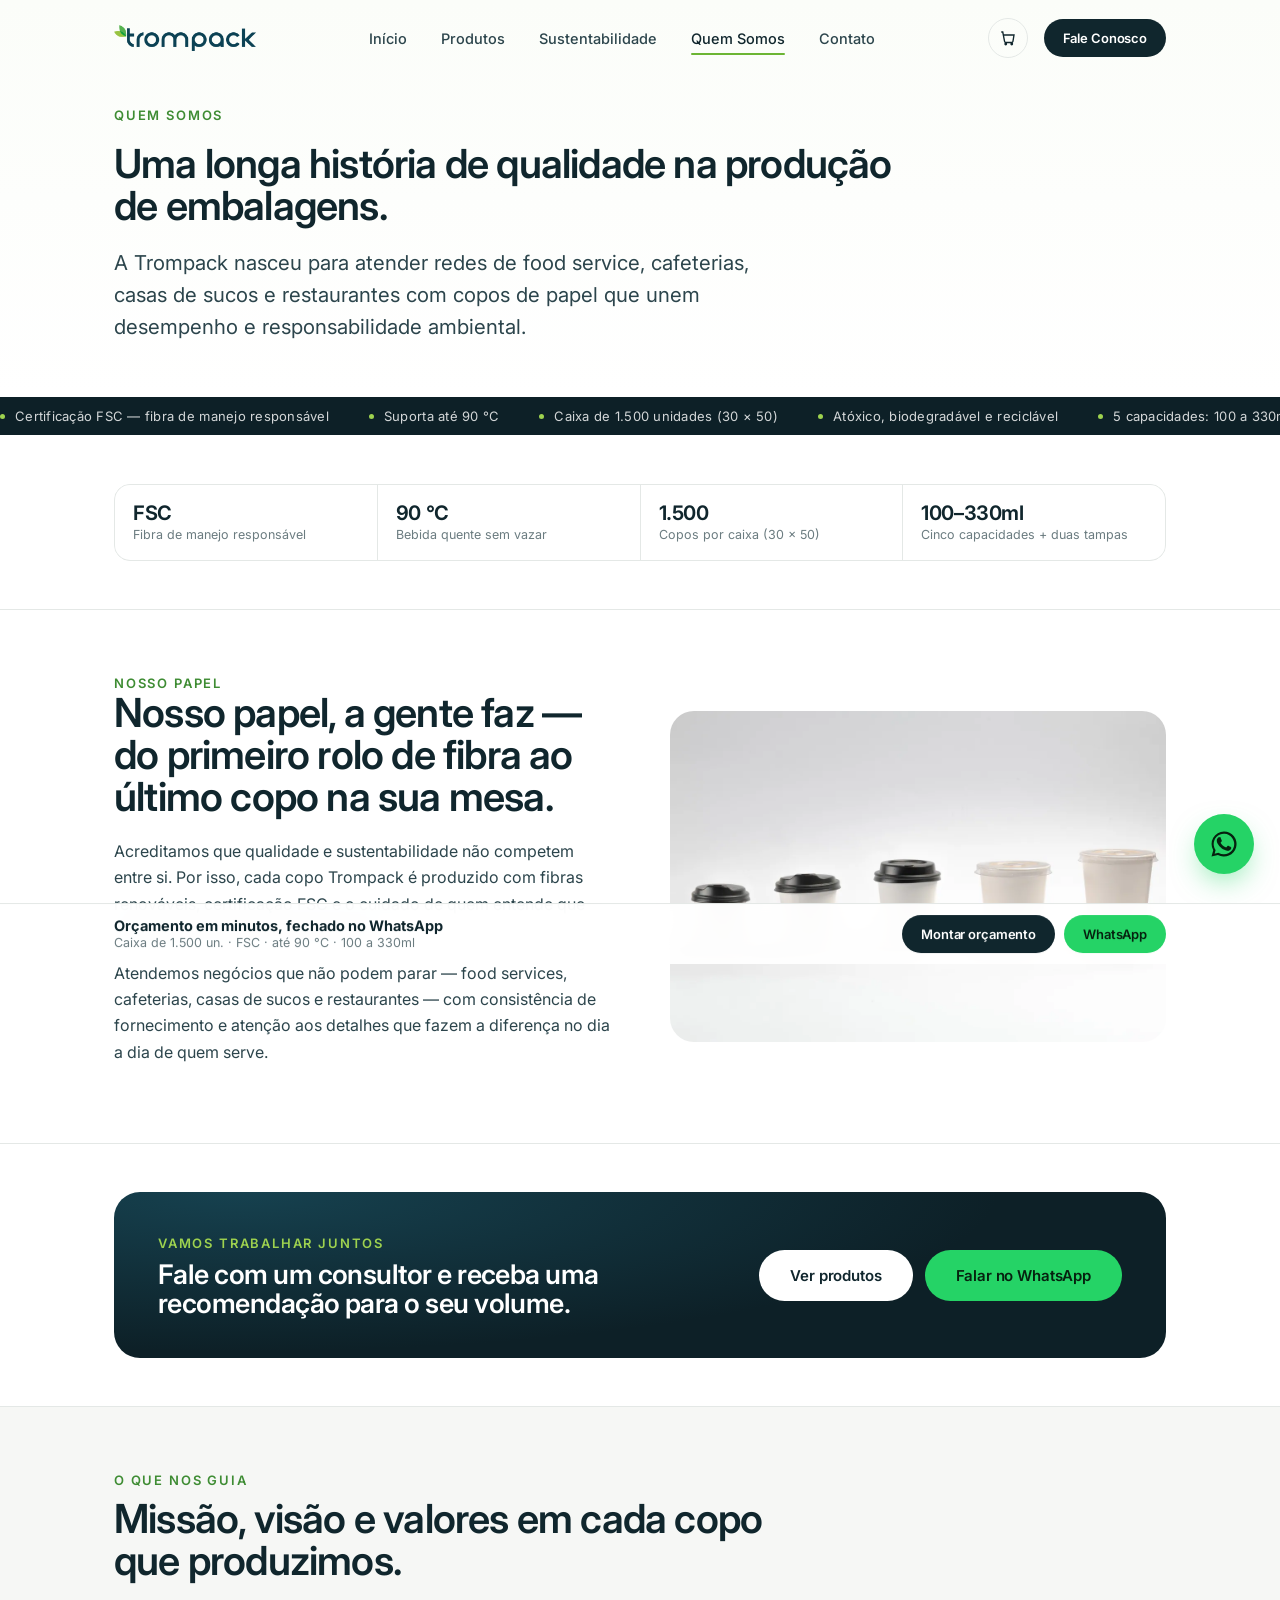
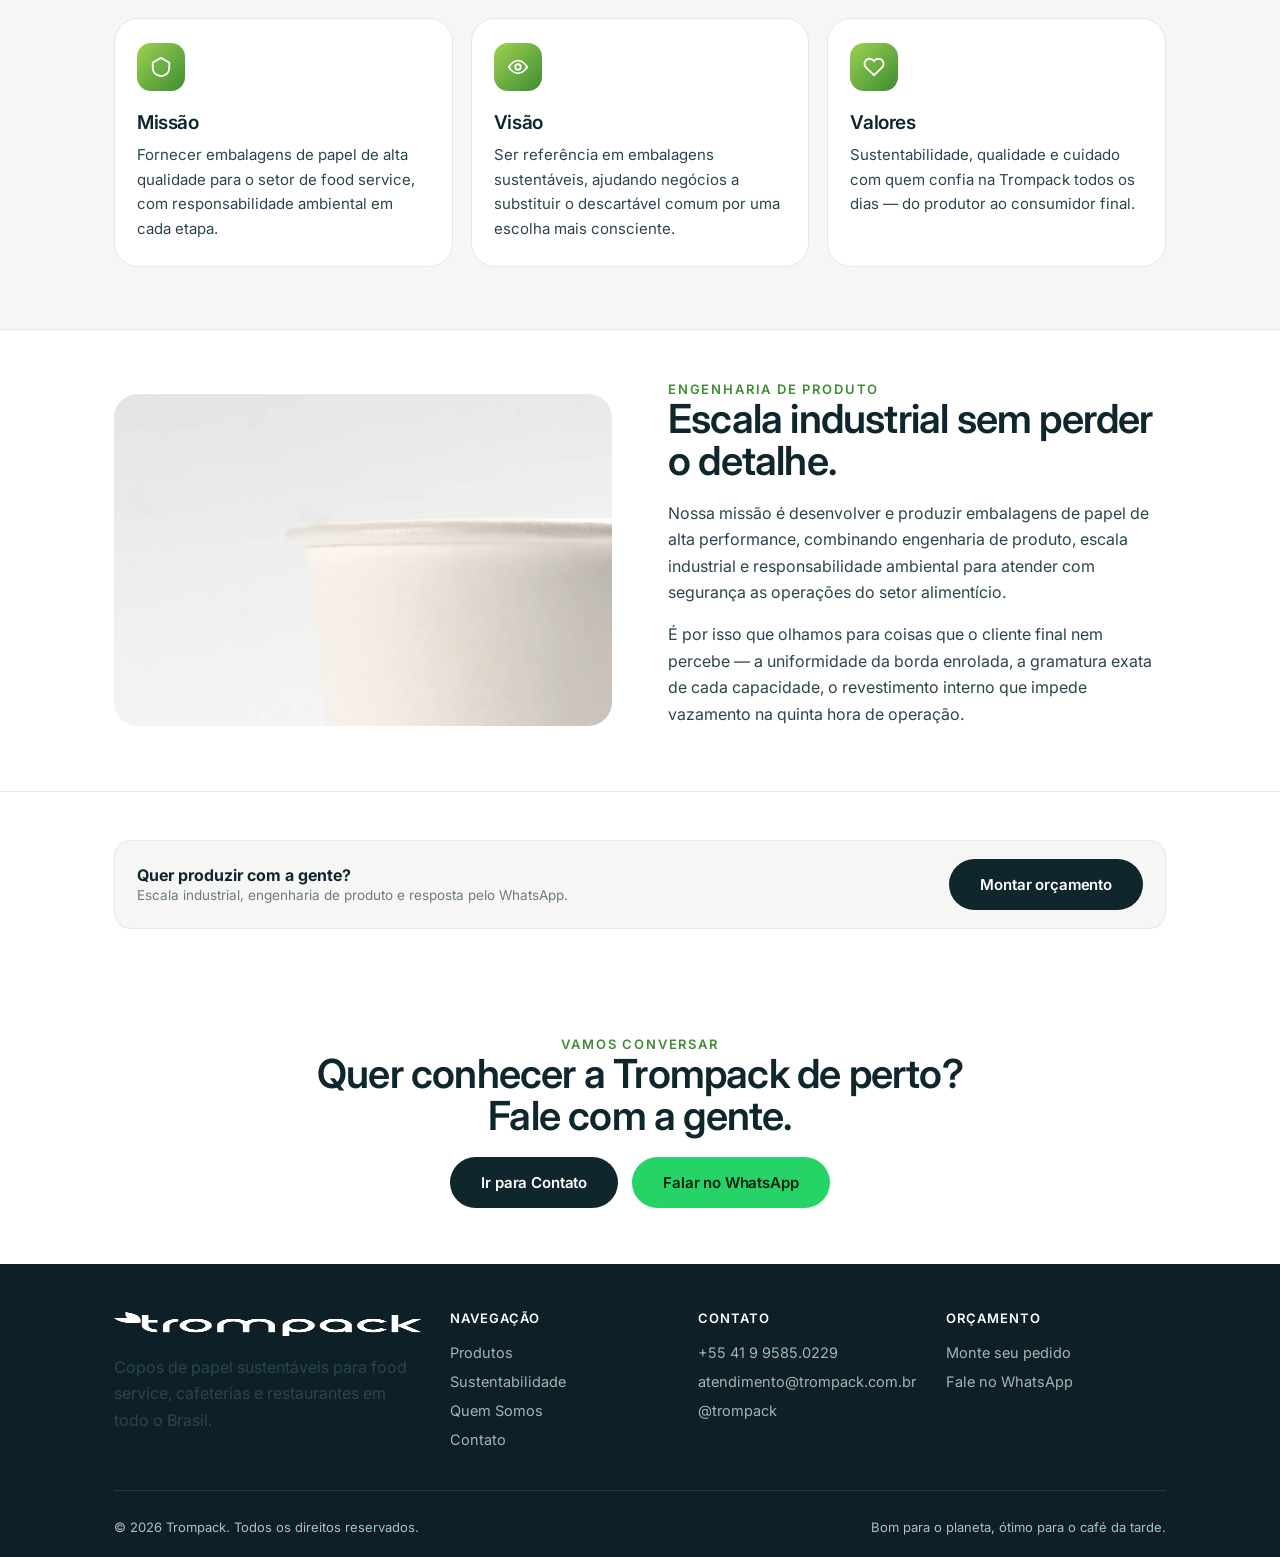
<file: quem-somos.html>
<!DOCTYPE html>
<html lang="pt-BR">
<head>
<meta charset="UTF-8">
<meta name="viewport" content="width=device-width, initial-scale=1.0">
<title>Quem Somos — Trompack</title>
<meta name="description" content="Conheça a Trompack: qualidade na produção de embalagens de papel, com compromisso com um planeta mais sustentável.">
<link rel="icon" href="data:image/svg+xml,%3Csvg xmlns='http://www.w3.org/2000/svg' viewBox='0 0 100 100'%3E%3Ccircle cx='50' cy='50' r='48' fill='%236cb534'/%3E%3Cpath d='M50 20 Q70 30 65 55 Q40 60 35 40 Q40 20 50 20Z' fill='%239ed24f'/%3E%3C/svg%3E">
<link rel="preconnect" href="https://fonts.googleapis.com">
<link rel="preconnect" href="https://fonts.gstatic.com" crossorigin>
<link href="https://fonts.googleapis.com/css2?family=Inter:wght@400..700&display=swap" rel="stylesheet">
<link rel="stylesheet" href="css/style.css?v=58">
</head>
<body>

<nav class="nav">
  <div class="container">
    <a href="index.html" class="nav-logo"><img src="img/logo.png" alt="Trompack" width="1024" height="188"></a>
    <div class="nav-links">
      <a href="index.html">Início</a>
      <a href="produtos.html">Produtos</a>
      <a href="sustentabilidade.html">Sustentabilidade</a>
      <a href="quem-somos.html">Quem Somos</a>
      <a href="contato.html">Contato</a>
    </div>
    <div class="nav-right">
      <a href="carrinho.html" class="cart-btn" aria-label="Orçamento">
        <svg viewBox="0 0 24 24" fill="none" stroke="currentColor" stroke-width="1.8"><path d="M3 4h2l2.4 12.4a2 2 0 0 0 2 1.6h7.2a2 2 0 0 0 2-1.6L20 8H6"/><circle cx="9" cy="20" r="1"/><circle cx="17" cy="20" r="1"/></svg>
        <span class="cart-badge">0</span>
      </a>
      <a href="contato.html" class="btn btn-primary btn-sm">Fale Conosco</a>
      <button class="nav-toggle" aria-label="Menu"><span></span><span></span><span></span></button>
    </div>
  </div>
</nav>

<div class="mobile-panel">
  <a href="index.html">Início</a>
  <a href="produtos.html">Produtos</a>
  <a href="sustentabilidade.html">Sustentabilidade</a>
  <a href="quem-somos.html">Quem Somos</a>
  <a href="contato.html">Contato</a>
  <a href="carrinho.html">Orçamento</a>
</div>

<header class="page-hero">
  <div class="container">
    <span class="eyebrow" data-reveal>Quem Somos</span>
    <h1 class="h2" data-reveal style="--d:80ms">Uma longa história de qualidade na produção de embalagens.</h1>
    <p class="lede" data-reveal style="--d:160ms">A Trompack nasceu para atender redes de food service, cafeterias, casas de sucos e restaurantes com copos de papel que unem desempenho e responsabilidade ambiental.</p>
  </div>
</header>

<div class="fact-bar">
  <div class="fact-bar-track" id="factTrack"></div>
</div>

<section class="section-tight">
  <div class="container">
    <div class="trust-strip" data-reveal>
      <div><b>FSC</b><span>Fibra de manejo responsável</span></div>
      <div><b>90&nbsp;°C</b><span>Bebida quente sem vazar</span></div>
      <div><b>1.500</b><span>Copos por caixa (30 × 50)</span></div>
      <div><b>100–330ml</b><span>Cinco capacidades + duas tampas</span></div>
    </div>
  </div>
</section>


<section class="section">
  <div class="container">
    <div class="split reverse">
      <div data-reveal>
        <span class="eyebrow">Nosso papel</span>
        <h2 class="h2" style="margin-bottom:20px;">Nosso papel, a gente faz — do primeiro rolo de fibra ao último copo na sua mesa.</h2>
        <p>Acreditamos que qualidade e sustentabilidade não competem entre si. Por isso, cada copo Trompack é produzido com fibras renováveis, certificação FSC e o cuidado de quem entende que embalagem também é experiência.</p>
        <p>Atendemos negócios que não podem parar — food services, cafeterias, casas de sucos e restaurantes — com consistência de fornecimento e atenção aos detalhes que fazem a diferença no dia a dia de quem serve.</p>
      </div>
      <div class="split-visual photo-split-media" data-reveal="scale" style="--d:100ms">
        <img src="img/site/lineup-1800.webp"
             srcset="img/site/lineup-1200.webp 1200w, img/site/lineup-1800.webp 1800w"
             sizes="(max-width: 900px) 100vw, 560px"
             alt="Linha completa de copos de papel Trompack com tampas"
             width="1800" height="1201" loading="lazy" decoding="async">
      </div>
    </div>
  </div>
</section>

<section class="section-tight">
  <div class="container">
    <div class="cta-strip" data-reveal>
      <div>
        <span class="eyebrow">Vamos trabalhar juntos</span>
        <h3>Fale com um consultor e receba uma recomendação para o seu volume.</h3>
      </div>
      <div class="cta-strip-actions">
        <a href="produtos.html" class="btn btn-light">Ver produtos</a>
        <a href="https://wa.me/5541995850229?text=Ol%C3%A1!%20Gostaria%20de%20um%20or%C3%A7amento%20de%20copos%20Trompack." target="_blank" class="btn btn-whatsapp">Falar no WhatsApp</a>
      </div>
    </div>
  </div>
</section>


<section class="section bg-alt">
  <div class="container">
    <div class="section-head" data-reveal>
      <span class="eyebrow">O que nos guia</span>
      <h2 class="h2">Missão, visão e valores em cada copo que produzimos.</h2>
    </div>
    <div class="grid-3" data-reveal-group>
      <div class="feature-card">
        <div class="feature-icon"><svg width="22" height="22" viewBox="0 0 24 24" fill="none" stroke="currentColor" stroke-width="2"><path d="M12 2 3 7v6c0 5 4 8 9 9 5-1 9-4 9-9V7z"/></svg></div>
        <h3>Missão</h3>
        <p>Fornecer embalagens de papel de alta qualidade para o setor de food service, com responsabilidade ambiental em cada etapa.</p>
      </div>
      <div class="feature-card">
        <div class="feature-icon"><svg width="22" height="22" viewBox="0 0 24 24" fill="none" stroke="currentColor" stroke-width="2"><circle cx="12" cy="12" r="3"/><path d="M2 12s4-7 10-7 10 7 10 7-4 7-10 7-10-7-10-7z"/></svg></div>
        <h3>Visão</h3>
        <p>Ser referência em embalagens sustentáveis, ajudando negócios a substituir o descartável comum por uma escolha mais consciente.</p>
      </div>
      <div class="feature-card">
        <div class="feature-icon"><svg width="22" height="22" viewBox="0 0 24 24" fill="none" stroke="currentColor" stroke-width="2"><path d="M20.8 4.6a5.5 5.5 0 0 0-7.8 0L12 5.6l-1-1a5.5 5.5 0 1 0-7.8 7.8l1 1L12 21l7.8-7.6 1-1a5.5 5.5 0 0 0 0-7.8z"/></svg></div>
        <h3>Valores</h3>
        <p>Sustentabilidade, qualidade e cuidado com quem confia na Trompack todos os dias — do produtor ao consumidor final.</p>
      </div>
    </div>
  </div>
</section>

<section class="section-tight">
  <div class="container">
    <div class="photo-split">
      <div class="photo-split-media" data-reveal="scale">
        <img src="img/site/rim-macro.webp" alt="Detalhe macro da borda enrolada do copo de papel Trompack"
             width="1200" height="800" loading="lazy" decoding="async">
      </div>
      <div data-reveal style="--d:100ms">
        <span class="eyebrow">Engenharia de produto</span>
        <h2 class="h2" style="margin-bottom:18px;">Escala industrial sem perder o detalhe.</h2>
        <p>Nossa missão é desenvolver e produzir embalagens de papel de alta performance, combinando engenharia de produto, escala industrial e responsabilidade ambiental para atender com segurança as operações do setor alimentício.</p>
        <p>É por isso que olhamos para coisas que o cliente final nem percebe — a uniformidade da borda enrolada, a gramatura exata de cada capacidade, o revestimento interno que impede vazamento na quinta hora de operação.</p>
      </div>
    </div>
  </div>
</section>

<section class="section-tight">
  <div class="container">
    <div class="cta-row" data-reveal>
      <div>
        <b>Quer produzir com a gente?</b>
        <span>Escala industrial, engenharia de produto e resposta pelo WhatsApp.</span>
      </div>
      <a href="produtos.html" class="btn btn-primary">Montar orçamento</a>
    </div>
  </div>
</section>

<section class="cta-band">
  <div class="container">
    <span class="eyebrow" data-reveal>Vamos conversar</span>
    <h2 class="h2" data-reveal style="--d:80ms">Quer conhecer a Trompack de perto? Fale com a gente.</h2>
    <div class="cta-actions" data-reveal style="--d:160ms">
      <a href="contato.html" class="btn btn-primary">Ir para Contato</a>
      <a href="https://wa.me/5541995850229?text=Ol%C3%A1!%20Quero%20conhecer%20mais%20sobre%20a%20Trompack." target="_blank" class="btn btn-whatsapp">Falar no WhatsApp</a>
    </div>
  </div>
</section>

<footer class="footer">
  <div class="container">
    <div class="footer-top">
      <div class="footer-col footer-logo">
        <img src="img/logo.png" alt="Trompack" width="1024" height="188">
        <p>Copos de papel sustentáveis para food service, cafeterias e restaurantes em todo o Brasil.</p>
      </div>
      <div class="footer-col">
        <h4>Navegação</h4>
        <a href="produtos.html">Produtos</a>
        <a href="sustentabilidade.html">Sustentabilidade</a>
        <a href="quem-somos.html">Quem Somos</a>
        <a href="contato.html">Contato</a>
      </div>
      <div class="footer-col">
        <h4>Contato</h4>
        <span>+55 41 9 9585.0229</span>
        <span>atendimento@trompack.com.br</span>
        <a href="https://instagram.com/trompack" target="_blank">@trompack</a>
      </div>
      <div class="footer-col">
        <h4>Orçamento</h4>
        <a href="produtos.html">Monte seu pedido</a>
        <a href="https://wa.me/5541995850229" target="_blank">Fale no WhatsApp</a>
      </div>
    </div>
    <div class="footer-bottom">
      <span>© 2026 Trompack. Todos os direitos reservados.</span>
      <span>Bom para o planeta, ótimo para o café da tarde.</span>
    </div>
  </div>
</footer>

<div class="action-bar" id="actionBar">
  <div class="container">
    <div class="action-bar-copy">
      <b>Orçamento em minutos, fechado no WhatsApp</b>
      <span>Caixa de 1.500 un. · FSC · até 90 °C · 100 a 330ml</span>
    </div>
    <div class="action-bar-actions">
      <a href="produtos.html" class="btn btn-primary btn-sm">Montar orçamento</a>
      <a href="https://wa.me/5541995850229?text=Ol%C3%A1!%20Quero%20um%20or%C3%A7amento%20de%20copos%20Trompack." target="_blank" class="btn btn-whatsapp btn-sm">WhatsApp</a>
    </div>
  </div>
</div>

<a class="wa-fab" href="https://wa.me/5541995850229?text=Ol%C3%A1!%20Gostaria%20de%20falar%20sobre%20os%20produtos%20Trompack." target="_blank" aria-label="Fale no WhatsApp">
  <svg viewBox="0 0 24 24" fill="#06210f"><path d="M17.5 14.4c-.3-.1-1.7-.9-2-1-.3-.1-.5-.1-.7.1s-.7 1-.9 1.1c-.2.1-.3.2-.6 0-.3-.1-1.2-.4-2.3-1.4-.9-.8-1.4-1.7-1.6-2-.2-.3 0-.5.1-.6.1-.1.3-.3.4-.5.1-.1.2-.3.3-.4.1-.2 0-.4 0-.5-.1-.1-.7-1.6-.9-2.2-.2-.6-.5-.5-.7-.5h-.6c-.2 0-.5.1-.8.4-.3.3-1 1-1 2.4s1 2.8 1.2 3c.1.2 2 3.1 4.9 4.3.7.3 1.2.5 1.6.6.7.2 1.3.2 1.8.1.5-.1 1.7-.7 1.9-1.3.2-.6.2-1.2.2-1.3-.1-.1-.3-.2-.6-.3z"/><path d="M12 2a10 10 0 0 0-8.6 15L2 22l5.1-1.3A10 10 0 1 0 12 2zm0 18.2a8.2 8.2 0 0 1-4.2-1.1l-.3-.2-3 .8.8-2.9-.2-.3A8.2 8.2 0 1 1 12 20.2z"/></svg>
</a>

<script src="js/cart.js?v=58"></script>
<script>
  renderTicker(document.getElementById("factTrack"));
</script>
<script src="js/main.js?v=58"></script>
</body>
</html>
</file>
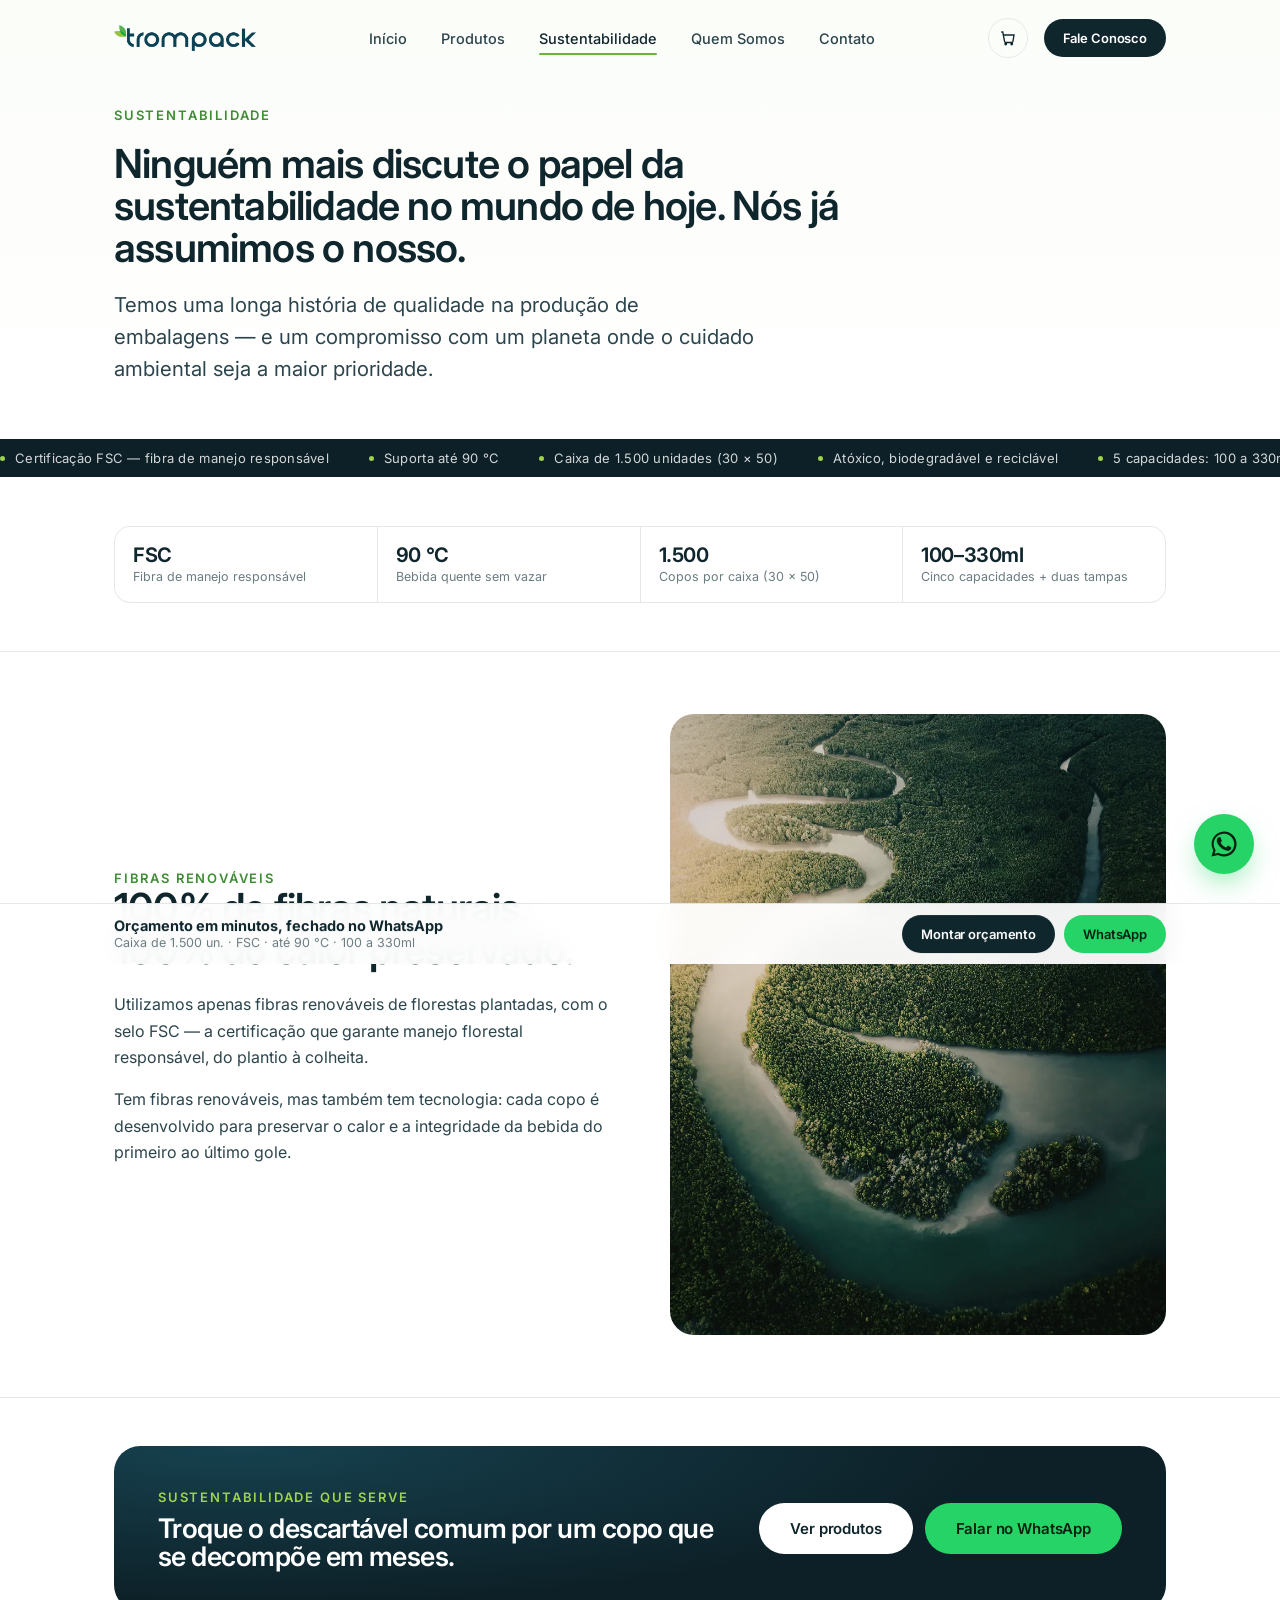
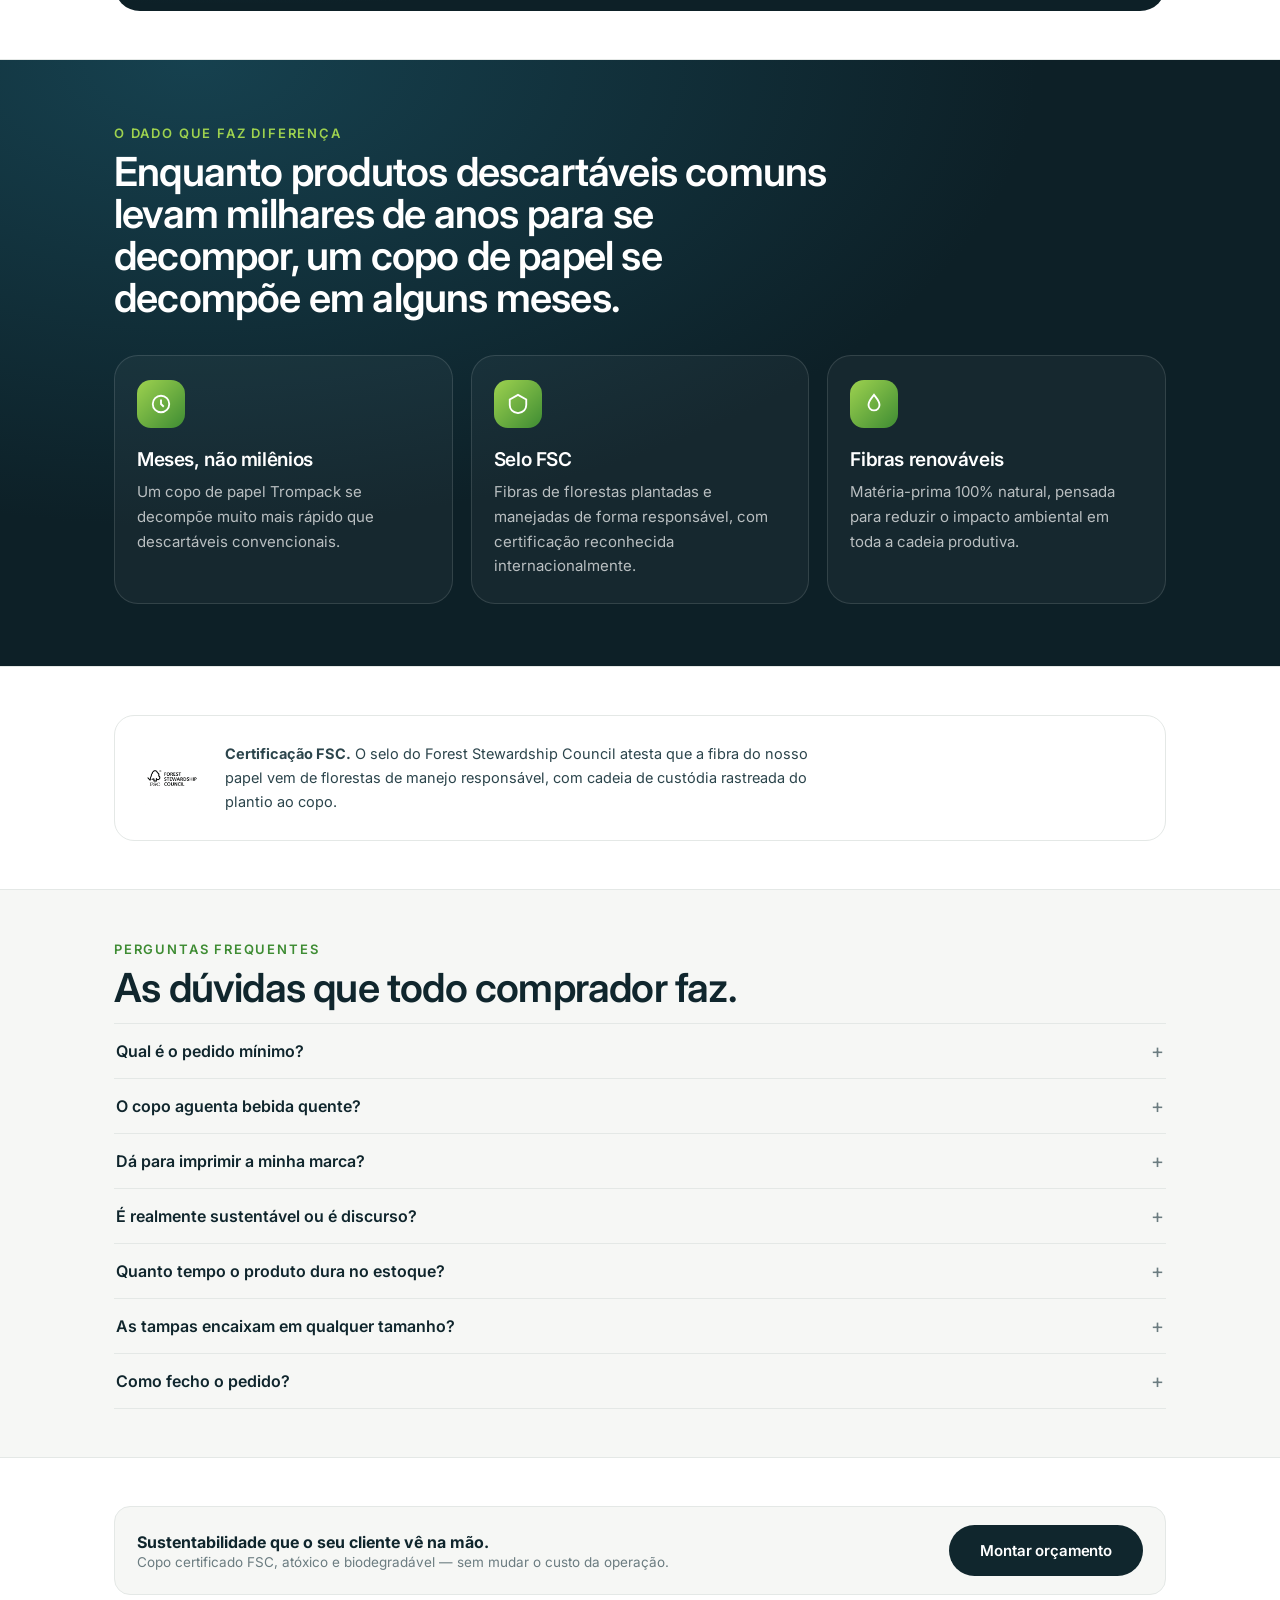
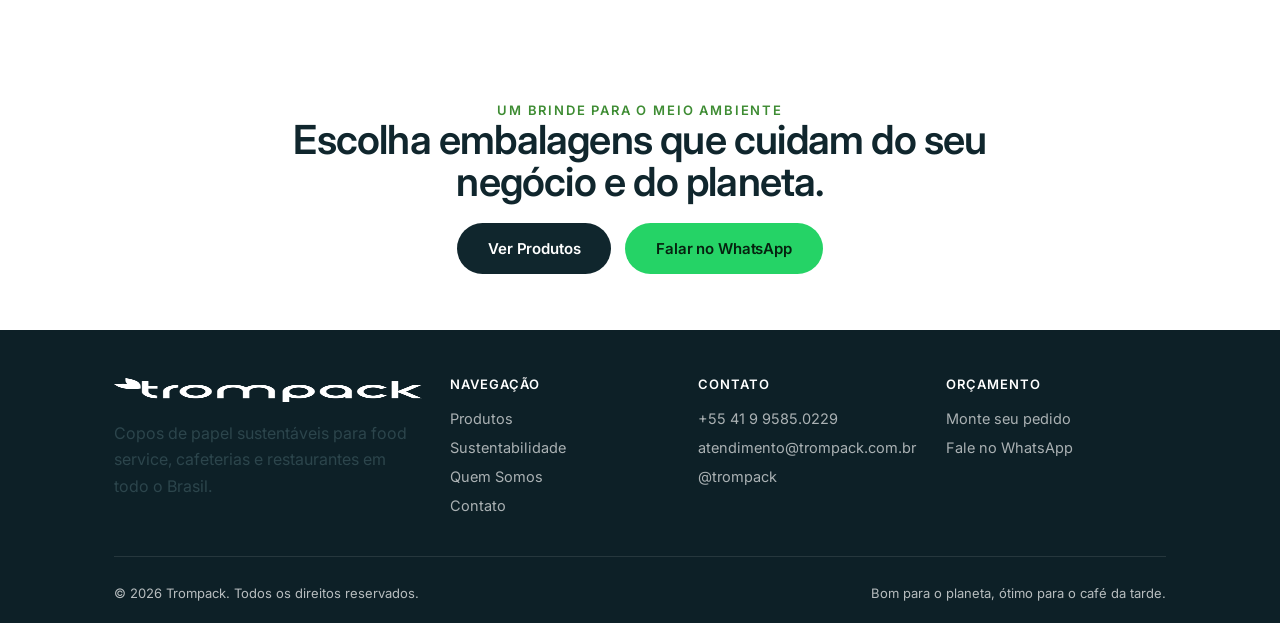
<file: sustentabilidade.html>
<!DOCTYPE html>
<html lang="pt-BR">
<head>
<meta charset="UTF-8">
<meta name="viewport" content="width=device-width, initial-scale=1.0">
<title>Sustentabilidade — Trompack</title>
<meta name="description" content="Fibras 100% renováveis, certificação FSC e um copo que se decompõe em meses, não milênios. Conheça o compromisso da Trompack.">
<link rel="icon" href="data:image/svg+xml,%3Csvg xmlns='http://www.w3.org/2000/svg' viewBox='0 0 100 100'%3E%3Ccircle cx='50' cy='50' r='48' fill='%236cb534'/%3E%3Cpath d='M50 20 Q70 30 65 55 Q40 60 35 40 Q40 20 50 20Z' fill='%239ed24f'/%3E%3C/svg%3E">
<link rel="preconnect" href="https://fonts.googleapis.com">
<link rel="preconnect" href="https://fonts.gstatic.com" crossorigin>
<link href="https://fonts.googleapis.com/css2?family=Inter:wght@400..700&display=swap" rel="stylesheet">
<link rel="stylesheet" href="css/style.css?v=58">
</head>
<body>

<nav class="nav">
  <div class="container">
    <a href="index.html" class="nav-logo"><img src="img/logo.png" alt="Trompack" width="1024" height="188"></a>
    <div class="nav-links">
      <a href="index.html">Início</a>
      <a href="produtos.html">Produtos</a>
      <a href="sustentabilidade.html">Sustentabilidade</a>
      <a href="quem-somos.html">Quem Somos</a>
      <a href="contato.html">Contato</a>
    </div>
    <div class="nav-right">
      <a href="carrinho.html" class="cart-btn" aria-label="Orçamento">
        <svg viewBox="0 0 24 24" fill="none" stroke="currentColor" stroke-width="1.8"><path d="M3 4h2l2.4 12.4a2 2 0 0 0 2 1.6h7.2a2 2 0 0 0 2-1.6L20 8H6"/><circle cx="9" cy="20" r="1"/><circle cx="17" cy="20" r="1"/></svg>
        <span class="cart-badge">0</span>
      </a>
      <a href="contato.html" class="btn btn-primary btn-sm">Fale Conosco</a>
      <button class="nav-toggle" aria-label="Menu"><span></span><span></span><span></span></button>
    </div>
  </div>
</nav>

<div class="mobile-panel">
  <a href="index.html">Início</a>
  <a href="produtos.html">Produtos</a>
  <a href="sustentabilidade.html">Sustentabilidade</a>
  <a href="quem-somos.html">Quem Somos</a>
  <a href="contato.html">Contato</a>
  <a href="carrinho.html">Orçamento</a>
</div>

<header class="page-hero">
  <div class="container">
    <span class="eyebrow" data-reveal>Sustentabilidade</span>
    <h1 class="h2" data-reveal style="--d:80ms">Ninguém mais discute o papel da sustentabilidade no mundo de hoje. Nós já assumimos o nosso.</h1>
    <p class="lede" data-reveal style="--d:160ms">Temos uma longa história de qualidade na produção de embalagens — e um compromisso com um planeta onde o cuidado ambiental seja a maior prioridade.</p>
  </div>
</header>

<div class="fact-bar">
  <div class="fact-bar-track" id="factTrack"></div>
</div>

<section class="section-tight">
  <div class="container">
    <div class="trust-strip" data-reveal>
      <div><b>FSC</b><span>Fibra de manejo responsável</span></div>
      <div><b>90&nbsp;°C</b><span>Bebida quente sem vazar</span></div>
      <div><b>1.500</b><span>Copos por caixa (30 × 50)</span></div>
      <div><b>100–330ml</b><span>Cinco capacidades + duas tampas</span></div>
    </div>
  </div>
</section>


<section class="section">
  <div class="container">
    <div class="split">
      <div data-reveal>
        <span class="eyebrow">Fibras renováveis</span>
        <h2 class="h2" style="margin-bottom:20px;">100% de fibras naturais. 100% do calor preservado.</h2>
        <p>Utilizamos apenas fibras renováveis de florestas plantadas, com o selo FSC — a certificação que garante manejo florestal responsável, do plantio à colheita.</p>
        <p>Tem fibras renováveis, mas também tem tecnologia: cada copo é desenvolvido para preservar o calor e a integridade da bebida do primeiro ao último gole.</p>
      </div>
      <div class="photo-split-media" data-reveal="scale" style="--d:100ms">
        <img src="img/site/nature-1400.webp"
             srcset="img/site/nature-900.webp 900w, img/site/nature-1400.webp 1400w"
             sizes="(max-width: 900px) 100vw, 560px"
             alt="Vista aérea de floresta e rio preservados"
             width="1400" height="1751" loading="lazy" decoding="async">
      </div>
    </div>
  </div>
</section>

<section class="section-tight">
  <div class="container">
    <div class="cta-strip" data-reveal>
      <div>
        <span class="eyebrow">Sustentabilidade que serve</span>
        <h3>Troque o descartável comum por um copo que se decompõe em meses.</h3>
      </div>
      <div class="cta-strip-actions">
        <a href="produtos.html" class="btn btn-light">Ver produtos</a>
        <a href="https://wa.me/5541995850229?text=Ol%C3%A1!%20Gostaria%20de%20um%20or%C3%A7amento%20de%20copos%20Trompack." target="_blank" class="btn btn-whatsapp">Falar no WhatsApp</a>
      </div>
    </div>
  </div>
</section>


<section class="section bg-deep">
  <div class="container">
    <div class="section-head" data-reveal>
      <span class="eyebrow">O dado que faz diferença</span>
      <h2 class="h2">Enquanto produtos descartáveis comuns levam milhares de anos para se decompor, um copo de papel se decompõe em alguns meses.</h2>
    </div>
    <div class="grid-3" data-reveal-group>
      <div class="feature-card" style="background:rgba(255,255,255,0.04);border-color:rgba(255,255,255,0.12);">
        <div class="feature-icon"><svg width="22" height="22" viewBox="0 0 24 24" fill="none" stroke="currentColor" stroke-width="2"><circle cx="12" cy="12" r="9"/><path d="M12 7v5l3 3"/></svg></div>
        <h3 style="color:#fff;">Meses, não milênios</h3>
        <p style="color:rgba(255,255,255,0.7);">Um copo de papel Trompack se decompõe muito mais rápido que descartáveis convencionais.</p>
      </div>
      <div class="feature-card" style="background:rgba(255,255,255,0.04);border-color:rgba(255,255,255,0.12);">
        <div class="feature-icon"><svg width="22" height="22" viewBox="0 0 24 24" fill="none" stroke="currentColor" stroke-width="2"><path d="M12 2 3 7v6c0 5 4 8 9 9 5-1 9-4 9-9V7z"/></svg></div>
        <h3 style="color:#fff;">Selo FSC</h3>
        <p style="color:rgba(255,255,255,0.7);">Fibras de florestas plantadas e manejadas de forma responsável, com certificação reconhecida internacionalmente.</p>
      </div>
      <div class="feature-card" style="background:rgba(255,255,255,0.04);border-color:rgba(255,255,255,0.12);">
        <div class="feature-icon"><svg width="22" height="22" viewBox="0 0 24 24" fill="none" stroke="currentColor" stroke-width="2"><path d="M12 2C9 6 6 9 6 13a6 6 0 0 0 12 0c0-4-3-7-6-11z"/></svg></div>
        <h3 style="color:#fff;">Fibras renováveis</h3>
        <p style="color:rgba(255,255,255,0.7);">Matéria-prima 100% natural, pensada para reduzir o impacto ambiental em toda a cadeia produtiva.</p>
      </div>
    </div>
  </div>
</section>

<section class="section-tight">
  <div class="container">
    <div class="cert-row" data-reveal>
      <img src="img/site/fsc.webp" alt="Forest Stewardship Council" width="420" height="420" loading="lazy" decoding="async">
      <p><b>Certificação FSC.</b> O selo do Forest Stewardship Council atesta que a fibra do nosso papel vem de florestas de manejo responsável, com cadeia de custódia rastreada do plantio ao copo.</p>
    </div>
  </div>
</section>

<section class="section-tight bg-alt">
  <div class="container">
    <div class="section-head" data-reveal style="margin-bottom:14px;">
      <span class="eyebrow">Perguntas frequentes</span>
      <h2 class="h2">As dúvidas que todo comprador faz.</h2>
    </div>
    <div class="faq" id="faqList" data-reveal></div>
  </div>
</section>

<section class="section-tight">
  <div class="container">
    <div class="cta-row" data-reveal>
      <div>
        <b>Sustentabilidade que o seu cliente vê na mão.</b>
        <span>Copo certificado FSC, atóxico e biodegradável — sem mudar o custo da operação.</span>
      </div>
      <a href="produtos.html" class="btn btn-primary">Montar orçamento</a>
    </div>
  </div>
</section>

<section class="cta-band">
  <div class="container">
    <span class="eyebrow" data-reveal>Um brinde para o meio ambiente</span>
    <h2 class="h2" data-reveal style="--d:80ms">Escolha embalagens que cuidam do seu negócio e do planeta.</h2>
    <div class="cta-actions" data-reveal style="--d:160ms">
      <a href="produtos.html" class="btn btn-primary">Ver Produtos</a>
      <a href="https://wa.me/5541995850229?text=Ol%C3%A1!%20Quero%20saber%20mais%20sobre%20a%20sustentabilidade%20Trompack." target="_blank" class="btn btn-whatsapp">Falar no WhatsApp</a>
    </div>
  </div>
</section>

<footer class="footer">
  <div class="container">
    <div class="footer-top">
      <div class="footer-col footer-logo">
        <img src="img/logo.png" alt="Trompack" width="1024" height="188">
        <p>Copos de papel sustentáveis para food service, cafeterias e restaurantes em todo o Brasil.</p>
      </div>
      <div class="footer-col">
        <h4>Navegação</h4>
        <a href="produtos.html">Produtos</a>
        <a href="sustentabilidade.html">Sustentabilidade</a>
        <a href="quem-somos.html">Quem Somos</a>
        <a href="contato.html">Contato</a>
      </div>
      <div class="footer-col">
        <h4>Contato</h4>
        <span>+55 41 9 9585.0229</span>
        <span>atendimento@trompack.com.br</span>
        <a href="https://instagram.com/trompack" target="_blank">@trompack</a>
      </div>
      <div class="footer-col">
        <h4>Orçamento</h4>
        <a href="produtos.html">Monte seu pedido</a>
        <a href="https://wa.me/5541995850229" target="_blank">Fale no WhatsApp</a>
      </div>
    </div>
    <div class="footer-bottom">
      <span>© 2026 Trompack. Todos os direitos reservados.</span>
      <span>Bom para o planeta, ótimo para o café da tarde.</span>
    </div>
  </div>
</footer>

<div class="action-bar" id="actionBar">
  <div class="container">
    <div class="action-bar-copy">
      <b>Orçamento em minutos, fechado no WhatsApp</b>
      <span>Caixa de 1.500 un. · FSC · até 90 °C · 100 a 330ml</span>
    </div>
    <div class="action-bar-actions">
      <a href="produtos.html" class="btn btn-primary btn-sm">Montar orçamento</a>
      <a href="https://wa.me/5541995850229?text=Ol%C3%A1!%20Quero%20um%20or%C3%A7amento%20de%20copos%20Trompack." target="_blank" class="btn btn-whatsapp btn-sm">WhatsApp</a>
    </div>
  </div>
</div>

<a class="wa-fab" href="https://wa.me/5541995850229?text=Ol%C3%A1!%20Gostaria%20de%20falar%20sobre%20os%20produtos%20Trompack." target="_blank" aria-label="Fale no WhatsApp">
  <svg viewBox="0 0 24 24" fill="#06210f"><path d="M17.5 14.4c-.3-.1-1.7-.9-2-1-.3-.1-.5-.1-.7.1s-.7 1-.9 1.1c-.2.1-.3.2-.6 0-.3-.1-1.2-.4-2.3-1.4-.9-.8-1.4-1.7-1.6-2-.2-.3 0-.5.1-.6.1-.1.3-.3.4-.5.1-.1.2-.3.3-.4.1-.2 0-.4 0-.5-.1-.1-.7-1.6-.9-2.2-.2-.6-.5-.5-.7-.5h-.6c-.2 0-.5.1-.8.4-.3.3-1 1-1 2.4s1 2.8 1.2 3c.1.2 2 3.1 4.9 4.3.7.3 1.2.5 1.6.6.7.2 1.3.2 1.8.1.5-.1 1.7-.7 1.9-1.3.2-.6.2-1.2.2-1.3-.1-.1-.3-.2-.6-.3z"/><path d="M12 2a10 10 0 0 0-8.6 15L2 22l5.1-1.3A10 10 0 1 0 12 2zm0 18.2a8.2 8.2 0 0 1-4.2-1.1l-.3-.2-3 .8.8-2.9-.2-.3A8.2 8.2 0 1 1 12 20.2z"/></svg>
</a>

<script src="js/cart.js?v=58"></script>
<script>
  renderTicker(document.getElementById("factTrack"));
  renderFaq(document.getElementById("faqList"));
</script>
<script src="js/main.js?v=58"></script>
</body>
</html>
</file>
<file: css/style.css>
/* ============================================================
   Trompack — Design System
   Inspired by the restraint of Apple, the precision of Rolex,
   the confidence of SpaceX. Big type, huge whitespace, quiet motion.
   ============================================================ */

:root {
  --ink: #10262d;
  --ink-soft: #2c454c;
  --muted: #6b7c80;
  --line: #e4e8e6;
  --bg: #ffffff;
  --bg-alt: #f6f7f5;
  --bg-deep: #0d2027;
  --leaf-dark: #3e8c33;
  --leaf: #6cb534;
  --leaf-light: #9ed24f;

  --font: "Inter", -apple-system, BlinkMacSystemFont, "Segoe UI", Roboto, sans-serif;

  --container: 1180px;
  --gutter: clamp(24px, 5vw, 64px);

  --ease: cubic-bezier(0.16, 1, 0.3, 1);
  --ease-soft: cubic-bezier(0.22, 1, 0.36, 1);
}

* { box-sizing: border-box; }
html { scroll-behavior: smooth; }

body {
  margin: 0;
  font-family: var(--font);
  color: var(--ink);
  background: var(--bg);
  -webkit-font-smoothing: antialiased;
  text-rendering: optimizeLegibility;
  overflow-x: hidden;
}

img { max-width: 100%; display: block; }
a { color: inherit; text-decoration: none; }
button { font-family: inherit; cursor: pointer; }
ul { margin: 0; padding: 0; list-style: none; }

.container {
  max-width: var(--container);
  margin: 0 auto;
  padding: 0 var(--gutter);
}

/* ---------- Typography ---------- */

h1, h2, h3, h4 { margin: 0; font-weight: 600; letter-spacing: -0.02em; line-height: 1.05; }

.eyebrow {
  display: inline-flex;
  align-items: center;
  gap: 8px;
  font-size: 13px;
  font-weight: 600;
  letter-spacing: 0.14em;
  text-transform: uppercase;
  color: var(--leaf-dark);
}

.display {
  font-size: clamp(36px, 5.4vw, 66px);
  font-weight: 650;
  letter-spacing: -0.03em;
  line-height: 1.02;
}

.h2 { font-size: clamp(26px, 3.2vw, 40px); }
.h3 { font-size: clamp(22px, 2.6vw, 30px); }

.lede {
  font-size: clamp(17px, 1.6vw, 21px);
  line-height: 1.55;
  color: var(--ink-soft);
  font-weight: 400;
  max-width: 640px;
}

p { line-height: 1.65; color: var(--ink-soft); }

/* ---------- Buttons ---------- */

.btn {
  display: inline-flex;
  align-items: center;
  justify-content: center;
  gap: 10px;
  padding: 15px 30px;
  border-radius: 999px;
  font-size: 15px;
  font-weight: 600;
  letter-spacing: -0.01em;
  border: 1px solid transparent;
  transition: transform 0.5s var(--ease), background 0.3s ease, color 0.3s ease, border-color 0.3s ease;
  white-space: nowrap;
}

.btn:active { transform: scale(0.97); }

.btn-primary { background: var(--ink); color: #fff; }
.btn-primary:hover { background: var(--leaf-dark); }

.btn-ghost { background: transparent; color: var(--ink); border-color: var(--line); }
.btn-ghost:hover { border-color: var(--ink); }

.btn-light { background: #fff; color: var(--ink); }
.btn-light:hover { background: var(--leaf-light); }

.btn-whatsapp {
  background: #25D366;
  color: #06210f;
}
.btn-whatsapp:hover { background: #1ebc59; }

.btn-sm { padding: 10px 18px; font-size: 13px; }

/* ---------- Nav ---------- */

.nav {
  position: fixed;
  top: 0; left: 0; right: 0;
  z-index: 100;
  padding: 18px 0;
  transition: background 0.4s var(--ease), padding 0.4s var(--ease), box-shadow 0.4s ease, border-color .4s ease;
  border-bottom: 1px solid transparent;
}

.nav.scrolled {
  background: rgba(255,255,255,0.82);
  backdrop-filter: blur(16px) saturate(180%);
  -webkit-backdrop-filter: blur(16px) saturate(180%);
  padding: 12px 0;
  border-color: var(--line);
}

.nav .container {
  display: flex;
  align-items: center;
  justify-content: space-between;
  gap: 24px;
}

.nav-logo img { height: 26px; width: auto; }

.nav-links {
  display: flex;
  align-items: center;
  gap: 34px;
}

.nav-links a {
  font-size: 14.5px;
  font-weight: 500;
  color: var(--ink-soft);
  position: relative;
  padding: 4px 0;
  transition: color 0.25s ease;
}
.nav-links a:hover, .nav-links a.active { color: var(--ink); }
.nav-links a.active::after {
  content: "";
  position: absolute;
  left: 0; right: 0; bottom: -4px;
  height: 2px;
  background: var(--leaf);
  border-radius: 2px;
}

.nav-right { display: flex; align-items: center; gap: 16px; }

.cart-btn {
  position: relative;
  display: inline-flex;
  align-items: center;
  justify-content: center;
  width: 40px; height: 40px;
  border-radius: 50%;
  border: 1px solid var(--line);
  transition: border-color 0.3s ease, transform 0.3s var(--ease);
}
.cart-btn:hover { border-color: var(--ink); transform: translateY(-2px); }
.cart-btn svg { width: 18px; height: 18px; }

.cart-badge {
  position: absolute;
  top: -6px; right: -6px;
  background: var(--leaf-dark);
  color: #fff;
  font-size: 10.5px;
  font-weight: 700;
  min-width: 18px; height: 18px;
  border-radius: 999px;
  display: flex; align-items: center; justify-content: center;
  padding: 0 4px;
  transform: scale(0);
  transition: transform 0.3s var(--ease-soft);
}
.cart-badge.show { transform: scale(1); }

.nav-toggle {
  display: none;
  width: 40px; height: 40px;
  border: none; background: none;
  flex-direction: column;
  align-items: center;
  justify-content: center;
  gap: 5px;
}
.nav-toggle span {
  width: 22px; height: 2px; background: var(--ink); border-radius: 2px;
  transition: transform 0.3s ease, opacity 0.3s ease;
}

.mobile-panel {
  position: fixed;
  inset: 0;
  background: #fff;
  z-index: 99;
  display: flex;
  flex-direction: column;
  align-items: flex-start;
  justify-content: center;
  gap: 28px;
  padding: 0 var(--gutter);
  transform: translateY(-8px);
  opacity: 0;
  pointer-events: none;
  transition: opacity 0.35s ease, transform 0.35s ease;
}
.mobile-panel.open { opacity: 1; transform: translateY(0); pointer-events: auto; }
.mobile-panel a { font-size: 30px; font-weight: 600; letter-spacing: -0.02em; }

/* ---------- Hero ---------- */

.hero {
  position: relative;
  padding-top: 140px;
  padding-bottom: 110px;
  overflow: hidden;
  isolation: isolate;
}

.hero-bg-img {
  position: absolute;
  inset: 0;
  width: 100%;
  height: 100%;
  object-fit: cover;
  z-index: -2;
  filter: saturate(0.75);
}

.hero-bg-overlay {
  position: absolute;
  inset: 0;
  z-index: -1;
  background:
    linear-gradient(100deg, rgba(14,22,26,0.66) 0%, rgba(14,22,26,0.46) 30%, rgba(14,22,26,0.1) 58%, rgba(14,22,26,0) 78%),
    linear-gradient(0deg, rgba(14,22,26,0.2), rgba(14,22,26,0) 40%);
}

/* ---------- Video-banner hero (experimental) ---------- */
.hero-video-bg {
  min-height: 92vh;
  display: flex;
  align-items: flex-end;
  padding-top: 0;
  padding-bottom: 64px;
}
.hero-bg-video {
  position: absolute;
  inset: 0;
  width: 100%;
  height: 100%;
  object-fit: cover;
  z-index: -2;
}
.hero-video-bg .hero-bg-overlay {
  background: linear-gradient(0deg, rgba(10,16,12,0.7) 0%, rgba(10,16,12,0.15) 32%, rgba(10,16,12,0) 60%);
}
.hero-actions-wrap { display: flex; justify-content: center; }
.hero-actions-bottom { justify-content: center; }

.hero-copy {
  max-width: 560px;
}

.hero-photo-bg .hero-copy .eyebrow,
.hero-photo-bg .hero-copy .lede { color: rgba(255,255,255,0.9); }
.hero-photo-bg .hero-copy .display { color: #fff; }

.hero-copy .eyebrow { margin-bottom: 14px; }
.hero-copy .display { margin-bottom: 16px; }
.hero-copy .lede { margin-bottom: 22px; }
.hero-actions { display: flex; gap: 14px; flex-wrap: wrap; }

/* ---------- Scroll / load reveal system ---------- */

[data-reveal] {
  opacity: 0;
  transform: translateY(28px);
  transition: opacity 0.9s var(--ease), transform 0.9s var(--ease);
  transition-delay: var(--d, 0ms);
}
[data-reveal].in {
  opacity: 1;
  transform: translateY(0);
}

[data-reveal="scale"] { transform: translateY(0) scale(0.92); }
[data-reveal="scale"].in { transform: scale(1); }

[data-reveal-group] > * { opacity: 0; transform: translateY(24px); transition: opacity .8s var(--ease), transform .8s var(--ease); }
[data-reveal-group].in > * { opacity: 1; transform: translateY(0); }
[data-reveal-group] > *:nth-child(1) { transition-delay: 0ms; }
[data-reveal-group] > *:nth-child(2) { transition-delay: 90ms; }
[data-reveal-group] > *:nth-child(3) { transition-delay: 180ms; }
[data-reveal-group] > *:nth-child(4) { transition-delay: 270ms; }
[data-reveal-group] > *:nth-child(5) { transition-delay: 360ms; }
[data-reveal-group] > *:nth-child(6) { transition-delay: 450ms; }
[data-reveal-group] > *:nth-child(7) { transition-delay: 540ms; }
[data-reveal-group] > *:nth-child(8) { transition-delay: 630ms; }
[data-reveal-group] > *:nth-child(9) { transition-delay: 720ms; }
[data-reveal-group] > *:nth-child(10) { transition-delay: 810ms; }
[data-reveal-group] > *:nth-child(11) { transition-delay: 900ms; }
[data-reveal-group] > *:nth-child(12) { transition-delay: 990ms; }

.cup-float {
  animation: floaty 6s ease-in-out infinite;
}
/* real product photography in the hero, sized so the three pieces read as a
   family rather than three equal blocks */
.cup-float img { display: block; width: auto; object-fit: contain; }
.cup-float-lg img { height: 340px; }
.cup-float-md img { height: 150px; }
.cup-float-sm img { height: 230px; }

@media (max-width: 900px) {
  .cup-float-lg img { height: 250px; }
  .cup-float-md img { height: 112px; }
  .cup-float-sm img { height: 172px; }
}
@keyframes floaty {
  0%, 100% { transform: translateY(0); }
  50% { transform: translateY(-14px); }
}

@media (prefers-reduced-motion: reduce) {
  [data-reveal], [data-reveal-group] > *, .cup-float {
    transition: none !important;
    animation: none !important;
    opacity: 1 !important;
    transform: none !important;
  }
}

/* ---------- Sections ---------- */

section { position: relative; }

.section {
  padding: 62px 0;
}
.section-tight { padding: 48px 0; }

.section-head {
  max-width: 720px;
  margin-bottom: 30px;
}
.section-head .eyebrow { margin-bottom: 10px; }
.section-head .h2 { margin-bottom: 12px; }

.bg-alt { background: var(--bg-alt); }
.bg-deep {
  background: radial-gradient(120% 140% at 15% 0%, #16414f 0%, var(--bg-deep) 55%);
  color: #fff;
}
.bg-deep .lede, .bg-deep p { color: rgba(255,255,255,0.72); }
.bg-deep .eyebrow { color: var(--leaf-light); }

/* ---------- Feature grid ---------- */

.grid-3 { display: grid; grid-template-columns: repeat(3, 1fr); gap: 18px; }
.grid-2 { display: grid; grid-template-columns: repeat(2, 1fr); gap: 28px; }

.feature-card {
  padding: 24px 22px;
  border-radius: 24px;
  background: #fff;
  border: 1px solid var(--line);
  transition: transform 0.5s var(--ease), box-shadow 0.5s var(--ease), border-color .5s ease;
}
.feature-card:hover {
  transform: translateY(-6px);
  box-shadow: 0 24px 48px -24px rgba(16,38,45,0.18);
  border-color: transparent;
}
.feature-icon {
  width: 48px; height: 48px;
  border-radius: 14px;
  background: linear-gradient(135deg, var(--leaf-light), var(--leaf-dark));
  display: flex; align-items: center; justify-content: center;
  margin-bottom: 22px;
  color: #fff;
}
.feature-card h3 { margin-bottom: 10px; font-size: 19px; }
.feature-card p { font-size: 15px; margin: 0; }

/* ---------- Stats strip ---------- */

.stats {
  display: grid;
  grid-template-columns: repeat(4, 1fr);
  gap: 28px;
  padding: 30px 0;
  border-top: 1px solid var(--line);
  border-bottom: 1px solid var(--line);
}
.stat b {
  display: block;
  font-size: clamp(32px, 4vw, 48px);
  font-weight: 650;
  letter-spacing: -0.02em;
}
.stat span { font-size: 13.5px; color: var(--muted); }

/* ---------- Product cards ---------- */

.filters {
  display: flex; gap: 10px; flex-wrap: wrap; margin-bottom: 48px;
}
.filter-btn {
  padding: 10px 20px;
  border-radius: 999px;
  border: 1px solid var(--line);
  background: #fff;
  font-size: 14px;
  font-weight: 500;
  color: var(--ink-soft);
  transition: all 0.3s ease;
}
.filter-btn:hover { border-color: var(--ink); color: var(--ink); }
.filter-btn.active { background: var(--ink); color: #fff; border-color: var(--ink); }

.product-grid {
  display: grid;
  grid-template-columns: repeat(auto-fill, minmax(260px, 1fr));
  gap: 24px;
}

.product-card {
  border: 1px solid var(--line);
  border-radius: 22px;
  padding: 28px 24px 24px;
  background: #fff;
  display: flex;
  flex-direction: column;
  transition: transform .5s var(--ease), box-shadow .5s var(--ease);
}
.product-card:hover { transform: translateY(-5px); box-shadow: 0 20px 40px -22px rgba(16,38,45,.16); }

.product-visual {
  height: 170px;
  display: flex; align-items: center; justify-content: center;
  margin-bottom: 20px;
}
.product-visual svg { height: 100%; }
.product-visual img {
  max-height: 100%;
  max-width: 100%;
  width: auto;
  object-fit: contain;
  transition: transform .5s var(--ease);
}
.product-card:hover .product-visual img { transform: scale(1.05); }

/* ---------- Brand banner video ---------- */

/* Sits directly under the fixed header, full-bleed. --b is the scroll
   hand-off (0 while parked at the top, 1 once scrolled past): the banner
   eases back and dims so the hero underneath takes over. */
.banner-section {
  --b: 0;
  padding-top: 74px;
  background: var(--bg);
}
.banner-frame {
  position: relative;
  overflow: hidden;
  line-height: 0;
  background: var(--bg-alt);
  transform: scale(calc(1 - var(--b) * 0.05));
  opacity: calc(1 - var(--b) * 0.6);
  border-radius: calc(var(--b) * 26px);
  transform-origin: 50% 0;
  will-change: transform, opacity;
}
.banner-video {
  width: 100%;
  /* cap the height so the hero underneath still peeks above the fold; the
     video's content is centred, so a symmetric crop costs nothing */
  height: min(66vh, 720px);
  object-fit: cover;
  object-position: center;
  display: block;
  background: #1a1a1a;
}
/* melts the bottom edge into the page instead of cutting hard */
.banner-fade {
  position: absolute;
  left: 0; right: 0; bottom: 0;
  height: 22%;
  background: linear-gradient(180deg, rgba(255,255,255,0) 0%, var(--bg) 92%);
  pointer-events: none;
}

@media (max-width: 700px) { .banner-section { padding-top: 66px; } }

/* ---------- Technical spec table ---------- */

.spec-table-wrap {
  overflow-x: auto;
  border: 1px solid var(--line);
  border-radius: 20px;
  background: #fff;
}
.spec-table {
  width: 100%;
  border-collapse: collapse;
  font-size: 14.5px;
  min-width: 560px;
}
.spec-table th,
.spec-table td {
  padding: 15px 20px;
  text-align: left;
  white-space: nowrap;
}
.spec-table thead th {
  font-size: 11.5px;
  font-weight: 700;
  letter-spacing: 0.1em;
  text-transform: uppercase;
  color: var(--muted);
  border-bottom: 1px solid var(--line);
}
.spec-table tbody tr + tr td { border-top: 1px solid var(--line); }
.spec-table tbody tr:hover { background: var(--bg-alt); }
.spec-table td b { font-size: 16px; font-weight: 650; }

/* ---------- Photo band / split with real photography ---------- */

.photo-band {
  position: relative;
}
.photo-band img {
  width: 100%;
  height: auto;
  display: block;
}

.photo-split { display: grid; grid-template-columns: 1fr 1fr; gap: 56px; align-items: center; }
.photo-split-media { border-radius: 24px; overflow: hidden; background: var(--bg-alt); }
.photo-split-media img { width: 100%; height: auto; display: block; }

/* ---------- Certification badge ---------- */

.cert-row {
  display: flex; align-items: center; gap: 26px; flex-wrap: wrap;
  padding: 26px 30px;
  border: 1px solid var(--line);
  border-radius: 20px;
  background: #fff;
}
.cert-row img { height: 54px; width: auto; display: block; flex: none; }
.cert-row p { margin: 0; font-size: 14.5px; color: var(--ink-soft); max-width: 620px; }

/* ---------- Inline CTA strip (used mid-page across the site) ---------- */

.cta-strip {
  display: flex;
  align-items: center;
  justify-content: space-between;
  gap: 32px;
  flex-wrap: wrap;
  padding: 40px 44px;
  border-radius: 26px;
  background: radial-gradient(120% 160% at 12% 0%, #16414f 0%, var(--bg-deep) 60%);
  color: #fff;
}
.cta-strip .eyebrow { color: var(--leaf-light); margin-bottom: 10px; }
.cta-strip h3 {
  font-size: clamp(20px, 2.4vw, 27px);
  color: #fff;
  max-width: 560px;
}
.cta-strip-actions { display: flex; gap: 12px; flex-wrap: wrap; }
.cta-strip .btn-light { background: #fff; color: var(--ink); }
.cta-strip .btn-light:hover { background: var(--leaf-light); }

@media (max-width: 700px) {
  .cta-strip { padding: 32px 26px; }
}

/* ---------- Product line cards (products landing page) ---------- */

.line-grid {
  display: grid;
  grid-template-columns: repeat(2, 1fr);
  gap: 24px;
}
@media (max-width: 720px) {
  .line-grid { grid-template-columns: 1fr; }
}
.line-card {
  position: relative;
  display: flex;
  flex-direction: column;
  padding: 22px 20px 20px;
  border: 1px solid var(--line);
  border-radius: 24px;
  background: #fff;
  transition: transform .5s var(--ease), box-shadow .5s var(--ease), border-color .4s ease;
}
.line-card:hover {
  transform: translateY(-6px);
  box-shadow: 0 26px 52px -26px rgba(16,38,45,.2);
  border-color: transparent;
}
.line-visual {
  height: 148px;
  display: flex; align-items: center; justify-content: center;
  margin-bottom: 24px;
}
.line-visual img {
  max-height: 100%; max-width: 100%; width: auto;
  object-fit: contain;
  transition: transform .5s var(--ease);
}
.line-card:hover .line-visual img { transform: scale(1.06); }
.line-tagline {
  font-size: 12px; font-weight: 600; letter-spacing: .14em;
  text-transform: uppercase; color: var(--leaf-dark);
  margin-bottom: 10px;
}
.line-card h3 { font-size: 20px; margin-bottom: 10px; }
.line-card p { font-size: 13.8px; color: var(--ink-soft); line-height: 1.55; margin: 0 0 16px; }
.line-cta {
  margin-top: auto;
  display: inline-flex; align-items: center; gap: 8px;
  font-size: 14px; font-weight: 600; color: var(--ink);
}
.line-cta svg { width: 16px; height: 16px; transition: transform .4s var(--ease); }
.line-card:hover .line-cta svg { transform: translateX(4px); }
.line-badge {
  position: absolute; top: 20px; right: 20px;
  padding: 6px 12px; border-radius: 999px;
  font-size: 11px; font-weight: 700; letter-spacing: .1em; text-transform: uppercase;
  background: var(--ink); color: #fff;
}

/* ---------- Size picker (product pages) ---------- */

.size-grid {
  display: grid;
  grid-template-columns: repeat(auto-fill, minmax(200px, 1fr));
  gap: 18px;
}
.size-card {
  border: 1px solid var(--line);
  border-radius: 20px;
  padding: 24px 22px 20px;
  background: #fff;
  display: flex; flex-direction: column;
  transition: border-color .4s ease, box-shadow .4s var(--ease), transform .4s var(--ease);
}
.size-card:hover {
  transform: translateY(-3px);
  border-color: var(--leaf);
  box-shadow: 0 18px 36px -22px rgba(16,38,45,.18);
}
.size-card b {
  font-size: 26px; font-weight: 650; letter-spacing: -0.02em;
  line-height: 1.1;
}
.size-card-meta {
  font-size: 12.5px; color: var(--muted); margin: 6px 0 20px;
}

/* ---------- Product page hero ---------- */

.product-hero {
  padding: 104px 0 40px;
  background: linear-gradient(180deg, #fbfdf9 0%, #ffffff 100%);
}
.product-hero-grid {
  display: grid; grid-template-columns: 1fr 1fr;
  gap: 60px; align-items: center;
}
.product-hero-visual {
  display: flex; align-items: center; justify-content: center;
  min-height: 340px;
}
.product-hero-visual img {
  max-width: 100%; max-height: 440px; width: auto; object-fit: contain;
}
.breadcrumb {
  display: inline-flex; align-items: center; gap: 8px;
  font-size: 13px; color: var(--muted); margin-bottom: 20px;
}
.breadcrumb a { color: var(--muted); }
.breadcrumb a:hover { color: var(--ink); }

.spec-list { display: flex; flex-direction: column; margin: 8px 0 0; }
.spec-list div {
  display: flex; justify-content: space-between; gap: 20px;
  padding: 14px 0; border-bottom: 1px solid var(--line);
  font-size: 14.5px;
}
.spec-list div:last-child { border-bottom: none; }
.spec-list span:first-child { color: var(--muted); }
.spec-list span:last-child { font-weight: 600; }

.product-card h3 { font-size: 16px; margin-bottom: 4px; }
.product-meta { font-size: 12.5px; color: var(--muted); margin-bottom: 18px; line-height: 1.6; }

.qty-row {
  display: flex; align-items: center; justify-content: space-between;
  margin-top: auto;
  gap: 12px;
}
.qty-control {
  display: flex; align-items: center; border: 1px solid var(--line); border-radius: 999px; overflow: hidden;
}
.qty-control button {
  width: 30px; height: 30px; border: none; background: none; font-size: 16px; color: var(--ink-soft);
}
.qty-control button:hover { background: var(--bg-alt); }
.qty-control input {
  width: 34px; text-align: center; border: none; font-size: 14px; font-weight: 600; font-family: inherit;
  -moz-appearance: textfield;
}
.qty-control input::-webkit-outer-spin-button, .qty-control input::-webkit-inner-spin-button { -webkit-appearance: none; margin: 0; }

.add-btn {
  width: 36px; height: 36px; border-radius: 50%; border: none;
  background: var(--ink); color: #fff; display: flex; align-items: center; justify-content: center;
  transition: background .3s ease, transform .3s var(--ease);
}
.add-btn:hover { background: var(--leaf-dark); }
.add-btn.added { background: var(--leaf-dark); }
.add-btn svg { width: 16px; height: 16px; }

/* ---------- Cart / Orçamento page ---------- */

.cart-layout {
  display: grid;
  grid-template-columns: 1.6fr 1fr;
  gap: 40px;
  align-items: start;
}

.cart-list { display: flex; flex-direction: column; gap: 14px; }

.cart-item {
  display: grid;
  grid-template-columns: 56px 1fr auto auto;
  align-items: center;
  gap: 18px;
  padding: 18px;
  border: 1px solid var(--line);
  border-radius: 18px;
  background: #fff;
}
.cart-item-icon svg { width: 56px; height: auto; }
.cart-item-icon img { width: 56px; height: 56px; object-fit: contain; display: block; }
.cart-item-name { font-size: 15px; font-weight: 600; }
.cart-item-sub { font-size: 12.5px; color: var(--muted); }
.remove-btn {
  width: 30px; height: 30px; border-radius: 50%; border: 1px solid var(--line); background: #fff;
  display: flex; align-items: center; justify-content: center; color: var(--muted);
  transition: all .2s ease;
}
.remove-btn:hover { border-color: #d64545; color: #d64545; }

.summary-card {
  border: 1px solid var(--line);
  border-radius: 22px;
  padding: 28px;
  position: sticky;
  top: 110px;
}
.summary-card h3 { margin-bottom: 20px; }
.summary-row { display: flex; justify-content: space-between; font-size: 14px; padding: 8px 0; border-bottom: 1px dashed var(--line); }
.summary-row:last-of-type { border-bottom: none; }

.form-field { margin-bottom: 14px; }
.form-field label { display: block; font-size: 12.5px; font-weight: 600; margin-bottom: 6px; color: var(--ink-soft); }
.form-field input, .form-field textarea {
  width: 100%; padding: 12px 14px; border-radius: 12px; border: 1px solid var(--line);
  font-family: inherit; font-size: 14px; background: var(--bg-alt);
  transition: border-color .3s ease, background .3s ease;
}
.form-field input:focus, .form-field textarea:focus { outline: none; border-color: var(--leaf-dark); background: #fff; }
.form-field textarea { resize: vertical; min-height: 80px; }

.empty-cart { text-align: center; padding: 80px 20px; }
.empty-cart svg { width: 64px; height: 64px; margin: 0 auto 24px; color: var(--muted); }

/* ---------- Contact ---------- */

.contact-grid { display: grid; grid-template-columns: 1fr 1fr; gap: 60px; }
.contact-info-item { display: flex; gap: 16px; padding: 20px 0; border-bottom: 1px solid var(--line); }
.contact-info-item:last-child { border-bottom: none; }
.contact-icon {
  width: 44px; height: 44px; border-radius: 12px; background: var(--bg-alt);
  display: flex; align-items: center; justify-content: center; flex-shrink: 0; color: var(--leaf-dark);
}

/* ---------- Footer ---------- */

.footer { background: var(--bg-deep); color: rgba(255,255,255,0.7); padding: 48px 0 22px; }
.footer-top { display: grid; grid-template-columns: 1.4fr 1fr 1fr 1fr; gap: 28px; padding-bottom: 30px; border-bottom: 1px solid rgba(255,255,255,0.1); }
.footer-logo img { height: 24px; margin-bottom: 18px; filter: brightness(0) invert(1); }
.footer-col h4 { color: #fff; font-size: 13px; letter-spacing: 0.08em; text-transform: uppercase; margin-bottom: 18px; font-weight: 600; }
.footer-col a, .footer-col span { display: block; font-size: 14.5px; margin-bottom: 12px; color: rgba(255,255,255,0.65); transition: color .3s ease; }
.footer-col a:hover { color: #fff; }
.footer-bottom { display: flex; justify-content: space-between; align-items: center; padding-top: 28px; font-size: 13px; flex-wrap: wrap; gap: 12px; }

/* ---------- WhatsApp FAB ---------- */

.wa-fab {
  position: fixed;
  right: 26px; bottom: 26px;
  z-index: 90;
  width: 60px; height: 60px;
  border-radius: 50%;
  background: #25D366;
  display: flex; align-items: center; justify-content: center;
  box-shadow: 0 12px 30px -8px rgba(37,211,102,0.6);
  transition: transform .4s var(--ease);
  animation: pulse-wa 2.6s ease-in-out infinite;
}
.wa-fab:hover { transform: scale(1.08); }
.wa-fab svg { width: 30px; height: 30px; }
@keyframes pulse-wa {
  0%, 100% { box-shadow: 0 12px 30px -8px rgba(37,211,102,0.6); }
  50% { box-shadow: 0 12px 30px -8px rgba(37,211,102,0.9), 0 0 0 10px rgba(37,211,102,0.08); }
}

/* ---------- Page hero (interior pages) ---------- */

.page-hero {
  padding: 104px 0 34px;
  background: linear-gradient(180deg, #fbfdf9 0%, #ffffff 100%);
}
.page-hero .eyebrow { margin-bottom: 20px; }
.page-hero .h2 { margin-bottom: 20px; max-width: 780px; }

/* ---------- Split section ---------- */

.split {
  display: grid;
  grid-template-columns: 1fr 1fr;
  gap: 60px;
  align-items: center;
}
.split.reverse .split-visual { order: 2; }

.timeline { display: flex; flex-direction: column; }
.timeline-item { display: grid; grid-template-columns: 90px 1fr; gap: 24px; padding: 28px 0; border-top: 1px solid var(--line); }
.timeline-item:first-child { border-top: none; }
.timeline-year { font-size: 15px; font-weight: 700; color: var(--leaf-dark); }

/* ---------- CTA band ---------- */

.cta-band {
  text-align: center;
  padding: 56px 0;
}
.cta-band .h2 { max-width: 700px; margin: 0 auto 20px; }
.cta-actions { display: flex; gap: 14px; justify-content: center; flex-wrap: wrap; }

/* ---------- Responsive ---------- */

@media (max-width: 900px) {
  .nav-links { display: none; }
  .nav-toggle { display: flex; }
  .hero-grid, .split, .contact-grid, .cart-layout, .product-hero-grid,
  .photo-split { grid-template-columns: 1fr; }
  .photo-split { gap: 32px; }
  .product-hero { padding-top: 120px; }
  .product-hero-visual { order: -1; min-height: 260px; }
  .split-visual { order: -1 !important; }
  .grid-3, .grid-2 { grid-template-columns: 1fr; }
  .stats { grid-template-columns: repeat(2, 1fr); }
  .footer-top { grid-template-columns: 1fr 1fr; gap: 32px; }
  .hero { padding-top: 100px; padding-bottom: 70px; }
  .summary-card { position: static; }
}

@media (max-width: 560px) {
  .footer-top { grid-template-columns: 1fr; }
  .stats { grid-template-columns: 1fr 1fr; }
  .section { padding: 48px 0; }
}

/* ============================================================
   Conversion components
   The catalogue audience is buying for a counter that runs all day, so the
   layout keeps concrete information (sizes, box counts, certifications) in
   front of them continuously instead of separating claims with empty space.
   ============================================================ */

/* ---------- Sticky action bar ---------- */

.action-bar {
  position: fixed;
  left: 0; right: 0; bottom: 0;
  z-index: 95;
  background: rgba(255,255,255,0.94);
  -webkit-backdrop-filter: blur(14px);
  backdrop-filter: blur(14px);
  border-top: 1px solid var(--line);
  transform: translateY(105%);
  transition: transform .45s var(--ease);
}
.action-bar.show { transform: translateY(0); }
.action-bar .container {
  display: flex; align-items: center; justify-content: space-between;
  gap: 16px; padding-top: 11px; padding-bottom: 11px;
}
.action-bar-copy { display: flex; flex-direction: column; line-height: 1.25; min-width: 0; }
.action-bar-copy b { font-size: 14.5px; }
.action-bar-copy span { font-size: 12.5px; color: var(--muted); }
.action-bar-actions { display: flex; gap: 9px; flex: none; }
@media (max-width: 640px) {
  .action-bar-copy { display: none; }
  .action-bar-actions { width: 100%; }
  .action-bar-actions .btn { flex: 1; padding-left: 12px; padding-right: 12px; }
}
body { padding-bottom: 0; }

/* ---------- Trust strip (right under the hero) ---------- */

.trust-strip {
  display: grid;
  grid-template-columns: repeat(4, 1fr);
  gap: 1px;
  background: var(--line);
  border: 1px solid var(--line);
  border-radius: 16px;
  overflow: hidden;
}
.trust-strip > div {
  background: #fff;
  padding: 16px 18px;
}
.trust-strip b { display: block; font-size: 20px; font-weight: 650; letter-spacing: -0.02em; }
.trust-strip span { font-size: 12.5px; color: var(--muted); line-height: 1.35; display: block; margin-top: 2px; }
@media (max-width: 760px) { .trust-strip { grid-template-columns: repeat(2, 1fr); } }

/* ---------- Ticker: keeps facts moving across the page ---------- */

.fact-bar {
  background: var(--bg-deep);
  color: #fff;
  overflow: hidden;
  padding: 11px 0;
}
.fact-bar-track {
  display: flex;
  gap: 40px;
  white-space: nowrap;
  width: max-content;
  animation: fact-scroll 34s linear infinite;
}
.fact-bar span {
  font-size: 13px;
  letter-spacing: 0.02em;
  color: rgba(255,255,255,0.82);
  display: inline-flex; align-items: center; gap: 10px;
}
.fact-bar span::before {
  content: "";
  width: 5px; height: 5px; border-radius: 50%;
  background: var(--leaf-light); flex: none;
}
@keyframes fact-scroll { to { transform: translateX(-50%); } }
/* A marquee is exactly the kind of motion the reduced-motion preference exists
   for, so instead of stopping it dead (which reads as a broken static strip)
   it simply runs much slower for visitors who asked for less movement. */
@media (prefers-reduced-motion: reduce) {
  .fact-bar-track { animation-duration: 90s; }
}

/* ---------- Use-case cards ---------- */

.use-grid { display: grid; grid-template-columns: repeat(2, 1fr); gap: 14px; }
@media (max-width: 720px) {
  .use-grid { grid-template-columns: 1fr; }
}
.use-card {
  border: 1px solid var(--line);
  border-radius: 16px;
  padding: 18px;
  background: #fff;
  transition: border-color .3s ease, transform .4s var(--ease);
}
.use-card:hover { border-color: var(--leaf); transform: translateY(-3px); }
.use-card b { display: block; font-size: 15.5px; margin-bottom: 4px; }
.use-card span { font-size: 13px; color: var(--muted); line-height: 1.5; }
.use-card .use-size {
  display: inline-block; margin-top: 10px;
  font-size: 12px; font-weight: 700; letter-spacing: .04em;
  color: var(--leaf-dark); background: rgba(108,181,52,0.10);
  padding: 4px 9px; border-radius: 999px;
}

/* ---------- FAQ (objection handling) ---------- */

.faq { border-top: 1px solid var(--line); }
.faq details {
  border-bottom: 1px solid var(--line);
}
.faq summary {
  display: flex; align-items: center; justify-content: space-between; gap: 16px;
  padding: 15px 2px;
  cursor: pointer;
  font-size: 16px; font-weight: 600;
  list-style: none;
}
.faq summary::-webkit-details-marker { display: none; }
.faq summary::after {
  content: "+";
  font-size: 20px; font-weight: 400; color: var(--muted); flex: none;
  transition: transform .3s ease;
}
.faq details[open] summary::after { transform: rotate(45deg); }
.faq details p { margin: 0 0 15px; font-size: 14.5px; max-width: 760px; }

/* ---------- Inline CTA row (repeatable, low height) ---------- */

.cta-row {
  display: flex; align-items: center; justify-content: space-between;
  gap: 20px; flex-wrap: wrap;
  padding: 18px 22px;
  border: 1px solid var(--line);
  border-radius: 16px;
  background: var(--bg-alt);
}
.cta-row b { font-size: 16px; }
.cta-row span { display: block; font-size: 13.5px; color: var(--muted); margin-top: 2px; }
.cta-row .btn { flex: none; }

/* ============================================================
   Layout discipline
   One spacing scale, one heading rhythm, one grid gutter. Sections separate
   by contrast (background + hairline) rather than by emptiness, so the page
   stays dense without reading as a pile of unrelated blocks.
   ============================================================ */

:root {
  --s-1: 6px;
  --s-2: 10px;
  --s-3: 16px;
  --s-4: 24px;
  --s-5: 36px;
  --s-6: 56px;
  --gutter-grid: 18px;
  --measure: 60ch;     /* comfortable reading width for body copy */
}

/* every content section gets the same vertical rhythm and a hairline top so
   consecutive same-coloured sections still read as separate blocks */
.section, .section-tight {
  border-top: 1px solid transparent;
}
.section + .section,
.section-tight + .section-tight,
.section + .section-tight,
.section-tight + .section { border-top-color: var(--line); }
.bg-alt + .bg-alt { border-top-color: #e8eae6; }
.bg-deep + *, .bg-deep, * + .bg-deep { border-top-color: transparent; }

/* one heading rhythm everywhere */
.section-head { max-width: 720px; margin-bottom: var(--s-5); }
.section-head .eyebrow { margin-bottom: var(--s-2); }
.section-head .h2 { margin-bottom: var(--s-2); }
.section-head .lede { margin-bottom: 0; max-width: var(--measure); }
.section-head + * { margin-top: 0; }

/* a section label that keeps the page navigable at a glance */
.sec-label {
  display: flex; align-items: baseline; gap: 12px;
  margin-bottom: var(--s-4);
  padding-bottom: var(--s-2);
  border-bottom: 1px solid var(--line);
}
.sec-label span:first-child {
  font-size: 12px; font-weight: 700; letter-spacing: .12em;
  color: var(--leaf-dark); font-variant-numeric: tabular-nums;
}
.sec-label span:last-child {
  font-size: 12px; letter-spacing: .12em; text-transform: uppercase;
  color: var(--muted);
}
.bg-deep .sec-label { border-color: rgba(255,255,255,0.14); }
.bg-deep .sec-label span:first-child { color: var(--leaf-light); }
.bg-deep .sec-label span:last-child { color: rgba(255,255,255,0.55); }

/* unify every grid gutter so columns line up across sections */
.line-grid, .use-grid, .grid-3, .grid-2, .size-grid { gap: var(--gutter-grid); }

/* body copy never runs wider than it should */
.section p:not(.lede):not(.action-bar-copy span) { max-width: var(--measure); }

/* spec list sitting on the dark band */
.bg-deep .spec-list div { border-color: rgba(255,255,255,0.14); }
.bg-deep .spec-list span:first-child { color: rgba(255,255,255,0.55); }
.bg-deep .spec-list span:last-child { color: #fff; }
</file>
